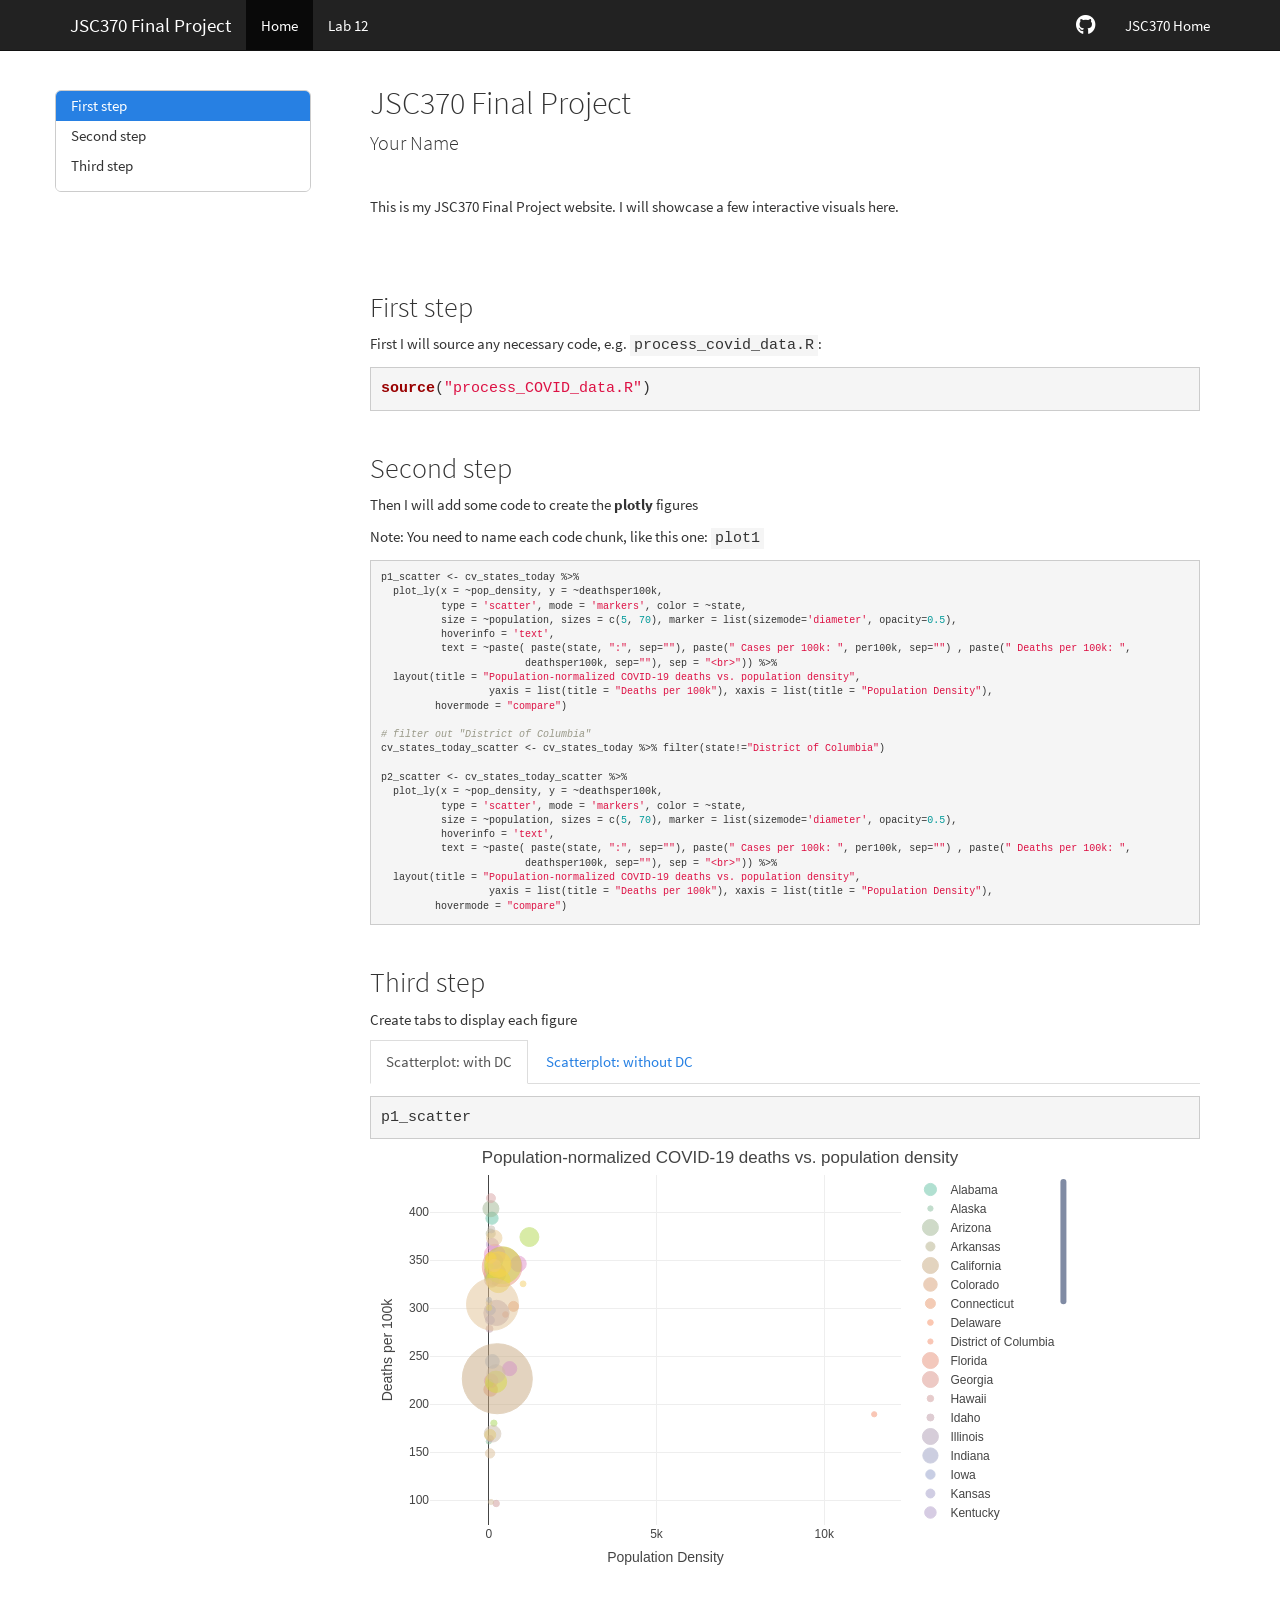
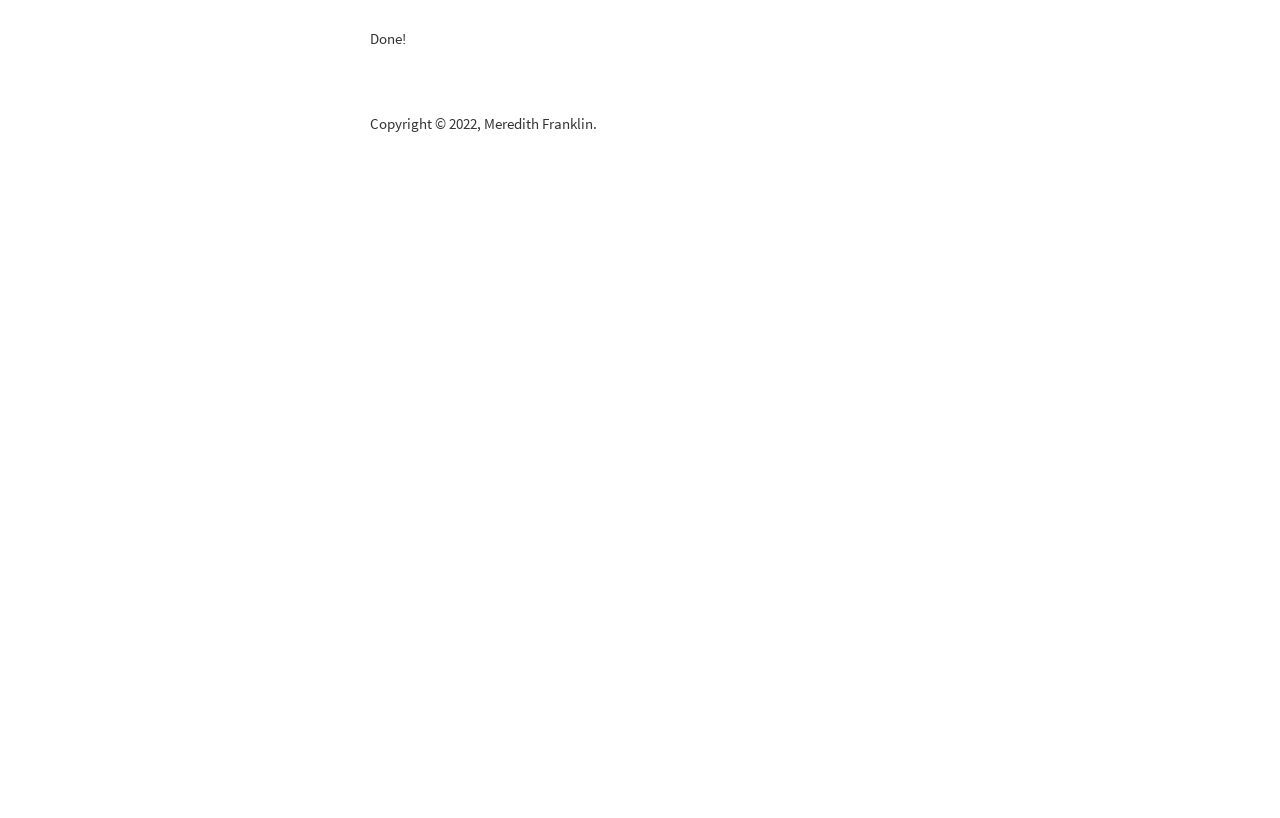
<file: labs/lab12/index.html>
<!DOCTYPE html>

<html>

<head>

<meta charset="utf-8" />
<meta name="generator" content="pandoc" />
<meta http-equiv="X-UA-Compatible" content="IE=EDGE" />


<meta name="author" content="Your Name" />


<title>JSC370 Final Project</title>

<script src="site_libs/jquery-3.6.0/jquery-3.6.0.min.js"></script>
<meta name="viewport" content="width=device-width, initial-scale=1" />
<link href="site_libs/bootstrap-3.3.5/css/cosmo.min.css" rel="stylesheet" />
<script src="site_libs/bootstrap-3.3.5/js/bootstrap.min.js"></script>
<script src="site_libs/bootstrap-3.3.5/shim/html5shiv.min.js"></script>
<script src="site_libs/bootstrap-3.3.5/shim/respond.min.js"></script>
<style>h1 {font-size: 34px;}
       h1.title {font-size: 38px;}
       h2 {font-size: 30px;}
       h3 {font-size: 24px;}
       h4 {font-size: 18px;}
       h5 {font-size: 16px;}
       h6 {font-size: 12px;}
       code {color: inherit; background-color: rgba(0, 0, 0, 0.04);}
       pre:not([class]) { background-color: white }</style>
<script src="site_libs/jqueryui-1.11.4/jquery-ui.min.js"></script>
<link href="site_libs/tocify-1.9.1/jquery.tocify.css" rel="stylesheet" />
<script src="site_libs/tocify-1.9.1/jquery.tocify.js"></script>
<script src="site_libs/navigation-1.1/tabsets.js"></script>
<link href="site_libs/highlightjs-9.12.0/default.css" rel="stylesheet" />
<script src="site_libs/highlightjs-9.12.0/highlight.js"></script>
<script src="site_libs/htmlwidgets-1.5.4/htmlwidgets.js"></script>
<script src="site_libs/plotly-binding-4.10.0/plotly.js"></script>
<script src="site_libs/typedarray-0.1/typedarray.min.js"></script>
<link href="site_libs/crosstalk-1.2.0/css/crosstalk.min.css" rel="stylesheet" />
<script src="site_libs/crosstalk-1.2.0/js/crosstalk.min.js"></script>
<link href="site_libs/plotly-htmlwidgets-css-2.5.1/plotly-htmlwidgets.css" rel="stylesheet" />
<script src="site_libs/plotly-main-2.5.1/plotly-latest.min.js"></script>
<link href="site_libs/font-awesome-5.1.0/css/all.css" rel="stylesheet" />
<link href="site_libs/font-awesome-5.1.0/css/v4-shims.css" rel="stylesheet" />

<style type="text/css">
  code{white-space: pre-wrap;}
  span.smallcaps{font-variant: small-caps;}
  span.underline{text-decoration: underline;}
  div.column{display: inline-block; vertical-align: top; width: 50%;}
  div.hanging-indent{margin-left: 1.5em; text-indent: -1.5em;}
  ul.task-list{list-style: none;}
    </style>

<style type="text/css">code{white-space: pre;}</style>
<script type="text/javascript">
if (window.hljs) {
  hljs.configure({languages: []});
  hljs.initHighlightingOnLoad();
  if (document.readyState && document.readyState === "complete") {
    window.setTimeout(function() { hljs.initHighlighting(); }, 0);
  }
}
</script>





<link rel="stylesheet" href="styles.css" type="text/css" />



<style type = "text/css">
.main-container {
  max-width: 940px;
  margin-left: auto;
  margin-right: auto;
}
img {
  max-width:100%;
}
.tabbed-pane {
  padding-top: 12px;
}
.html-widget {
  margin-bottom: 20px;
}
button.code-folding-btn:focus {
  outline: none;
}
summary {
  display: list-item;
}
pre code {
  padding: 0;
}
</style>


<style type="text/css">
.dropdown-submenu {
  position: relative;
}
.dropdown-submenu>.dropdown-menu {
  top: 0;
  left: 100%;
  margin-top: -6px;
  margin-left: -1px;
  border-radius: 0 6px 6px 6px;
}
.dropdown-submenu:hover>.dropdown-menu {
  display: block;
}
.dropdown-submenu>a:after {
  display: block;
  content: " ";
  float: right;
  width: 0;
  height: 0;
  border-color: transparent;
  border-style: solid;
  border-width: 5px 0 5px 5px;
  border-left-color: #cccccc;
  margin-top: 5px;
  margin-right: -10px;
}
.dropdown-submenu:hover>a:after {
  border-left-color: #adb5bd;
}
.dropdown-submenu.pull-left {
  float: none;
}
.dropdown-submenu.pull-left>.dropdown-menu {
  left: -100%;
  margin-left: 10px;
  border-radius: 6px 0 6px 6px;
}
</style>

<script type="text/javascript">
// manage active state of menu based on current page
$(document).ready(function () {
  // active menu anchor
  href = window.location.pathname
  href = href.substr(href.lastIndexOf('/') + 1)
  if (href === "")
    href = "index.html";
  var menuAnchor = $('a[href="' + href + '"]');

  // mark it active
  menuAnchor.tab('show');

  // if it's got a parent navbar menu mark it active as well
  menuAnchor.closest('li.dropdown').addClass('active');

  // Navbar adjustments
  var navHeight = $(".navbar").first().height() + 15;
  var style = document.createElement('style');
  var pt = "padding-top: " + navHeight + "px; ";
  var mt = "margin-top: -" + navHeight + "px; ";
  var css = "";
  // offset scroll position for anchor links (for fixed navbar)
  for (var i = 1; i <= 6; i++) {
    css += ".section h" + i + "{ " + pt + mt + "}\n";
  }
  style.innerHTML = "body {" + pt + "padding-bottom: 40px; }\n" + css;
  document.head.appendChild(style);
});
</script>

<!-- tabsets -->

<style type="text/css">
.tabset-dropdown > .nav-tabs {
  display: inline-table;
  max-height: 500px;
  min-height: 44px;
  overflow-y: auto;
  border: 1px solid #ddd;
  border-radius: 4px;
}

.tabset-dropdown > .nav-tabs > li.active:before {
  content: "";
  font-family: 'Glyphicons Halflings';
  display: inline-block;
  padding: 10px;
  border-right: 1px solid #ddd;
}

.tabset-dropdown > .nav-tabs.nav-tabs-open > li.active:before {
  content: "&#xe258;";
  border: none;
}

.tabset-dropdown > .nav-tabs.nav-tabs-open:before {
  content: "";
  font-family: 'Glyphicons Halflings';
  display: inline-block;
  padding: 10px;
  border-right: 1px solid #ddd;
}

.tabset-dropdown > .nav-tabs > li.active {
  display: block;
}

.tabset-dropdown > .nav-tabs > li > a,
.tabset-dropdown > .nav-tabs > li > a:focus,
.tabset-dropdown > .nav-tabs > li > a:hover {
  border: none;
  display: inline-block;
  border-radius: 4px;
  background-color: transparent;
}

.tabset-dropdown > .nav-tabs.nav-tabs-open > li {
  display: block;
  float: none;
}

.tabset-dropdown > .nav-tabs > li {
  display: none;
}
</style>

<!-- code folding -->



<style type="text/css">

#TOC {
  margin: 25px 0px 20px 0px;
}
@media (max-width: 768px) {
#TOC {
  position: relative;
  width: 100%;
}
}

@media print {
.toc-content {
  /* see https://github.com/w3c/csswg-drafts/issues/4434 */
  float: right;
}
}

.toc-content {
  padding-left: 30px;
  padding-right: 40px;
}

div.main-container {
  max-width: 1200px;
}

div.tocify {
  width: 20%;
  max-width: 260px;
  max-height: 85%;
}

@media (min-width: 768px) and (max-width: 991px) {
  div.tocify {
    width: 25%;
  }
}

@media (max-width: 767px) {
  div.tocify {
    width: 100%;
    max-width: none;
  }
}

.tocify ul, .tocify li {
  line-height: 20px;
}

.tocify-subheader .tocify-item {
  font-size: 0.90em;
}

.tocify .list-group-item {
  border-radius: 0px;
}


</style>



</head>

<body>


<div class="container-fluid main-container">


<!-- setup 3col/9col grid for toc_float and main content  -->
<div class="row">
<div class="col-xs-12 col-sm-4 col-md-3">
<div id="TOC" class="tocify">
</div>
</div>

<div class="toc-content col-xs-12 col-sm-8 col-md-9">




<div class="navbar navbar-default  navbar-fixed-top" role="navigation">
  <div class="container">
    <div class="navbar-header">
      <button type="button" class="navbar-toggle collapsed" data-toggle="collapse" data-target="#navbar">
        <span class="icon-bar"></span>
        <span class="icon-bar"></span>
        <span class="icon-bar"></span>
      </button>
      <a class="navbar-brand" href="index.html">JSC370 Final Project</a>
    </div>
    <div id="navbar" class="navbar-collapse collapse">
      <ul class="nav navbar-nav">
        <li>
  <a href="index.html">Home</a>
</li>
<li>
  <a href="12-lab.html">Lab 12</a>
</li>
      </ul>
      <ul class="nav navbar-nav navbar-right">
        <li>
  <a href="https://github.com/JSC370/jsc370-2022/">
    <span class="fa fa-github fa-lg"></span>
     
  </a>
</li>
<li>
  <a href="https://jsc370.github.io/jsc370-2022/">JSC370 Home</a>
</li>
      </ul>
    </div><!--/.nav-collapse -->
  </div><!--/.container -->
</div><!--/.navbar -->

<div id="header">



<h1 class="title toc-ignore">JSC370 Final Project</h1>
<h4 class="author">Your Name</h4>

</div>


<p><br></p>
<p>This is my JSC370 Final Project website. I will showcase a few interactive visuals here.</p>
<p><br></p>
<style type="text/css">
.code-r { /* Code block */
  font-size: 15px;
}

.code-r-small { /* Code block */
  font-size: 10px;
}
</style>
<p><br></p>
<div id="first-step" class="section level2">
<h2>First step</h2>
<p>First I will source any necessary code, e.g. <code>process_covid_data.R</code>:</p>
<pre class="r code-r"><code>source(&quot;process_COVID_data.R&quot;)</code></pre>
<p><br></p>
</div>
<div id="second-step" class="section level2">
<h2>Second step</h2>
<p>Then I will add some code to create the <strong>plotly</strong> figures</p>
<p>Note: You need to name each code chunk, like this one: <code>plot1</code></p>
<pre class="r code-r-small"><code>p1_scatter &lt;- cv_states_today %&gt;% 
  plot_ly(x = ~pop_density, y = ~deathsper100k,
          type = &#39;scatter&#39;, mode = &#39;markers&#39;, color = ~state,
          size = ~population, sizes = c(5, 70), marker = list(sizemode=&#39;diameter&#39;, opacity=0.5),
          hoverinfo = &#39;text&#39;,
          text = ~paste( paste(state, &quot;:&quot;, sep=&quot;&quot;), paste(&quot; Cases per 100k: &quot;, per100k, sep=&quot;&quot;) , paste(&quot; Deaths per 100k: &quot;,
                        deathsper100k, sep=&quot;&quot;), sep = &quot;&lt;br&gt;&quot;)) %&gt;%
  layout(title = &quot;Population-normalized COVID-19 deaths vs. population density&quot;,
                  yaxis = list(title = &quot;Deaths per 100k&quot;), xaxis = list(title = &quot;Population Density&quot;),
         hovermode = &quot;compare&quot;)

# filter out &quot;District of Columbia&quot;
cv_states_today_scatter &lt;- cv_states_today %&gt;% filter(state!=&quot;District of Columbia&quot;)

p2_scatter &lt;- cv_states_today_scatter %&gt;% 
  plot_ly(x = ~pop_density, y = ~deathsper100k,
          type = &#39;scatter&#39;, mode = &#39;markers&#39;, color = ~state,
          size = ~population, sizes = c(5, 70), marker = list(sizemode=&#39;diameter&#39;, opacity=0.5),
          hoverinfo = &#39;text&#39;,
          text = ~paste( paste(state, &quot;:&quot;, sep=&quot;&quot;), paste(&quot; Cases per 100k: &quot;, per100k, sep=&quot;&quot;) , paste(&quot; Deaths per 100k: &quot;,
                        deathsper100k, sep=&quot;&quot;), sep = &quot;&lt;br&gt;&quot;)) %&gt;%
  layout(title = &quot;Population-normalized COVID-19 deaths vs. population density&quot;,
                  yaxis = list(title = &quot;Deaths per 100k&quot;), xaxis = list(title = &quot;Population Density&quot;),
         hovermode = &quot;compare&quot;)</code></pre>
<p><br></p>
</div>
<div id="third-step" class="section level2 tabset">
<h2>Third step</h2>
<p>Create tabs to display each figure</p>
<div id="scatterplot-with-dc" class="section level3">
<h3>Scatterplot: with DC</h3>
<pre class="r code-r"><code>p1_scatter</code></pre>
<div id="htmlwidget-4948ba151d8dd9767284" style="width:700px;height:415.296px;" class="plotly html-widget"></div>
<script type="application/json" data-for="htmlwidget-4948ba151d8dd9767284">{"x":{"visdat":{"1212f57f8f90b":["function () ","plotlyVisDat"]},"cur_data":"1212f57f8f90b","attrs":{"1212f57f8f90b":{"x":{},"y":{},"mode":"markers","marker":{"sizemode":"diameter","opacity":0.5},"hoverinfo":"text","text":{},"color":{},"size":{},"alpha_stroke":1,"sizes":[5,70],"spans":[1,20],"type":"scatter"}},"layout":{"margin":{"b":40,"l":60,"t":25,"r":10},"title":"Population-normalized COVID-19 deaths vs. population density","yaxis":{"domain":[0,1],"automargin":true,"title":"Deaths per 100k"},"xaxis":{"domain":[0,1],"automargin":true,"title":"Population Density"},"hovermode":"compare","showlegend":true},"source":"A","config":{"modeBarButtonsToAdd":["hoverclosest","hovercompare"],"showSendToCloud":false},"data":[{"x":[96.50938865],"y":[393.6],"mode":"markers","marker":{"color":"rgba(102,194,165,1)","size":[12.1873700271949],"sizemode":"diameter","opacity":0.5,"line":{"color":"rgba(102,194,165,1)"}},"hoverinfo":"text","text":"Alabama:<br> Cases per 100k: 26443.2<br> Deaths per 100k: 393.6","type":"scatter","name":"Alabama","textfont":{"color":"rgba(102,194,165,1)","size":12.1873700271949},"error_y":{"color":"rgba(102,194,165,1)","width":12.1873700271949},"error_x":{"color":"rgba(102,194,165,1)","width":12.1873700271949},"line":{"color":"rgba(102,194,165,1)","width":12.1873700271949},"xaxis":"x","yaxis":"y","frame":null},{"x":[1.2915230609],"y":[161.2],"mode":"markers","marker":{"color":"rgba(135,188,156,1)","size":[5.26630962766194],"sizemode":"diameter","opacity":0.5,"line":{"color":"rgba(135,188,156,1)"}},"hoverinfo":"text","text":"Alaska:<br> Cases per 100k: 33196.7<br> Deaths per 100k: 161.2","type":"scatter","name":"Alaska","textfont":{"color":"rgba(135,188,156,1)","size":5.26630962766194},"error_y":{"color":"rgba(135,188,156,1)","width":5.26630962766194},"error_x":{"color":"rgba(135,188,156,1)","width":5.26630962766194},"line":{"color":"rgba(135,188,156,1)","width":5.26630962766194},"xaxis":"x","yaxis":"y","frame":null},{"x":[63.135855048],"y":[403.5],"mode":"markers","marker":{"color":"rgba(160,182,146,1)","size":[15.9956822476171],"sizemode":"diameter","opacity":0.5,"line":{"color":"rgba(160,182,146,1)"}},"hoverinfo":"text","text":"Arizona:<br> Cases per 100k: 27847.8<br> Deaths per 100k: 403.5","type":"scatter","name":"Arizona","textfont":{"color":"rgba(160,182,146,1)","size":15.9956822476171},"error_y":{"color":"rgba(160,182,146,1)","width":15.9956822476171},"error_x":{"color":"rgba(160,182,146,1)","width":15.9956822476171},"line":{"color":"rgba(160,182,146,1)","width":15.9956822476171},"xaxis":"x","yaxis":"y","frame":null},{"x":[57.919684465],"y":[377.6],"mode":"markers","marker":{"color":"rgba(181,176,137,1)","size":[9.06230197827011],"sizemode":"diameter","opacity":0.5,"line":{"color":"rgba(181,176,137,1)"}},"hoverinfo":"text","text":"Arkansas:<br> Cases per 100k: 27632.5<br> Deaths per 100k: 377.6","type":"scatter","name":"Arkansas","textfont":{"color":"rgba(181,176,137,1)","size":9.06230197827011},"error_y":{"color":"rgba(181,176,137,1)","width":9.06230197827011},"error_x":{"color":"rgba(181,176,137,1)","width":9.06230197827011},"line":{"color":"rgba(181,176,137,1)","width":9.06230197827011},"xaxis":"x","yaxis":"y","frame":null},{"x":[253.9065023],"y":[226.5],"mode":"markers","marker":{"color":"rgba(200,169,128,1)","size":[70],"sizemode":"diameter","opacity":0.5,"line":{"color":"rgba(200,169,128,1)"}},"hoverinfo":"text","text":"California:<br> Cases per 100k: 22977.6<br> Deaths per 100k: 226.5","type":"scatter","name":"California","textfont":{"color":"rgba(200,169,128,1)","size":70},"error_y":{"color":"rgba(200,169,128,1)","width":70},"error_x":{"color":"rgba(200,169,128,1)","width":70},"line":{"color":"rgba(200,169,128,1)","width":70},"xaxis":"x","yaxis":"y","frame":null},{"x":[54.955977559],"y":[215.3],"mode":"markers","marker":{"color":"rgba(217,161,119,1)","size":[13.5342396278559],"sizemode":"diameter","opacity":0.5,"line":{"color":"rgba(217,161,119,1)"}},"hoverinfo":"text","text":"Colorado:<br> Cases per 100k: 23714.8<br> Deaths per 100k: 215.3","type":"scatter","name":"Colorado","textfont":{"color":"rgba(217,161,119,1)","size":13.5342396278559},"error_y":{"color":"rgba(217,161,119,1)","width":13.5342396278559},"error_x":{"color":"rgba(217,161,119,1)","width":13.5342396278559},"line":{"color":"rgba(217,161,119,1)","width":13.5342396278559},"xaxis":"x","yaxis":"y","frame":null},{"x":[737.74459965],"y":[301.8],"mode":"markers","marker":{"color":"rgba(233,153,110,1)","size":[9.99419640800191],"sizemode":"diameter","opacity":0.5,"line":{"color":"rgba(233,153,110,1)"}},"hoverinfo":"text","text":"Connecticut:<br> Cases per 100k: 20551.1<br> Deaths per 100k: 301.8","type":"scatter","name":"Connecticut","textfont":{"color":"rgba(233,153,110,1)","size":9.99419640800191},"error_y":{"color":"rgba(233,153,110,1)","width":9.99419640800191},"error_x":{"color":"rgba(233,153,110,1)","width":9.99419640800191},"line":{"color":"rgba(233,153,110,1)","width":9.99419640800191},"xaxis":"x","yaxis":"y","frame":null},{"x":[496.4324605],"y":[293.4],"mode":"markers","marker":{"color":"rgba(248,144,101,1)","size":[5.64940121563985],"sizemode":"diameter","opacity":0.5,"line":{"color":"rgba(248,144,101,1)"}},"hoverinfo":"text","text":"Delaware:<br> Cases per 100k: 26803<br> Deaths per 100k: 293.4","type":"scatter","name":"Delaware","textfont":{"color":"rgba(248,144,101,1)","size":5.64940121563985},"error_y":{"color":"rgba(248,144,101,1)","width":5.64940121563985},"error_x":{"color":"rgba(248,144,101,1)","width":5.64940121563985},"line":{"color":"rgba(248,144,101,1)","width":5.64940121563985},"xaxis":"x","yaxis":"y","frame":null},{"x":[11490.11954],"y":[189.5],"mode":"markers","marker":{"color":"rgba(244,143,109,1)","size":[5.20797367670047],"sizemode":"diameter","opacity":0.5,"line":{"color":"rgba(244,143,109,1)"}},"hoverinfo":"text","text":"District of Columbia:<br> Cases per 100k: 19392.7<br> Deaths per 100k: 189.5","type":"scatter","name":"District of Columbia","textfont":{"color":"rgba(244,143,109,1)","size":5.20797367670047},"error_y":{"color":"rgba(244,143,109,1)","width":5.20797367670047},"error_x":{"color":"rgba(244,143,109,1)","width":5.20797367670047},"line":{"color":"rgba(244,143,109,1)","width":5.20797367670047},"xaxis":"x","yaxis":"y","frame":null},{"x":[397.01575445],"y":[342.9],"mode":"markers","marker":{"color":"rgba(232,146,123,1)","size":[39.5543132782142],"sizemode":"diameter","opacity":0.5,"line":{"color":"rgba(232,146,123,1)"}},"hoverinfo":"text","text":"Florida:<br> Cases per 100k: 27615.9<br> Deaths per 100k: 342.9","type":"scatter","name":"Florida","textfont":{"color":"rgba(232,146,123,1)","size":39.5543132782142},"error_y":{"color":"rgba(232,146,123,1)","width":39.5543132782142},"error_x":{"color":"rgba(232,146,123,1)","width":39.5543132782142},"line":{"color":"rgba(232,146,123,1)","width":39.5543132782142},"xaxis":"x","yaxis":"y","frame":null},{"x":[182.26478911],"y":[336.2],"mode":"markers","marker":{"color":"rgba(220,149,138,1)","size":[21.5783592156126],"sizemode":"diameter","opacity":0.5,"line":{"color":"rgba(220,149,138,1)"}},"hoverinfo":"text","text":"Georgia:<br> Cases per 100k: 22967.5<br> Deaths per 100k: 336.2","type":"scatter","name":"Georgia","textfont":{"color":"rgba(220,149,138,1)","size":21.5783592156126},"error_y":{"color":"rgba(220,149,138,1)","width":21.5783592156126},"error_x":{"color":"rgba(220,149,138,1)","width":21.5783592156126},"line":{"color":"rgba(220,149,138,1)","width":21.5783592156126},"xaxis":"x","yaxis":"y","frame":null},{"x":[221.17691552],"y":[96.6],"mode":"markers","marker":{"color":"rgba(206,152,152,1)","size":[6.40533562063236],"sizemode":"diameter","opacity":0.5,"line":{"color":"rgba(206,152,152,1)"}},"hoverinfo":"text","text":"Hawaii:<br> Cases per 100k: 16443.2<br> Deaths per 100k: 96.6","type":"scatter","name":"Hawaii","textfont":{"color":"rgba(206,152,152,1)","size":6.40533562063236},"error_y":{"color":"rgba(206,152,152,1)","width":6.40533562063236},"error_x":{"color":"rgba(206,152,152,1)","width":6.40533562063236},"line":{"color":"rgba(206,152,152,1)","width":6.40533562063236},"xaxis":"x","yaxis":"y","frame":null},{"x":[21.225798536],"y":[278.4],"mode":"markers","marker":{"color":"rgba(191,154,166,1)","size":[6.96182587438443],"sizemode":"diameter","opacity":0.5,"line":{"color":"rgba(191,154,166,1)"}},"hoverinfo":"text","text":"Idaho:<br> Cases per 100k: 25290.2<br> Deaths per 100k: 278.4","type":"scatter","name":"Idaho","textfont":{"color":"rgba(191,154,166,1)","size":6.96182587438443},"error_y":{"color":"rgba(191,154,166,1)","width":6.96182587438443},"error_x":{"color":"rgba(191,154,166,1)","width":6.96182587438443},"line":{"color":"rgba(191,154,166,1)","width":6.96182587438443},"xaxis":"x","yaxis":"y","frame":null},{"x":[229.51115613],"y":[295],"mode":"markers","marker":{"color":"rgba(174,157,181,1)","size":[25.2829997649009],"sizemode":"diameter","opacity":0.5,"line":{"color":"rgba(174,157,181,1)"}},"hoverinfo":"text","text":"Illinois:<br> Cases per 100k: 24070.5<br> Deaths per 100k: 295","type":"scatter","name":"Illinois","textfont":{"color":"rgba(174,157,181,1)","size":25.2829997649009},"error_y":{"color":"rgba(174,157,181,1)","width":25.2829997649009},"error_x":{"color":"rgba(174,157,181,1)","width":25.2829997649009},"line":{"color":"rgba(174,157,181,1)","width":25.2829997649009},"xaxis":"x","yaxis":"y","frame":null},{"x":[186.78751987],"y":[349],"mode":"markers","marker":{"color":"rgba(154,159,195,1)","size":[15.1956444429439],"sizemode":"diameter","opacity":0.5,"line":{"color":"rgba(154,159,195,1)"}},"hoverinfo":"text","text":"Indiana:<br> Cases per 100k: 25316.7<br> Deaths per 100k: 349","type":"scatter","name":"Indiana","textfont":{"color":"rgba(154,159,195,1)","size":15.1956444429439},"error_y":{"color":"rgba(154,159,195,1)","width":15.1956444429439},"error_x":{"color":"rgba(154,159,195,1)","width":15.1956444429439},"line":{"color":"rgba(154,159,195,1)","width":15.1956444429439},"xaxis":"x","yaxis":"y","frame":null},{"x":[56.507023549],"y":[297.9],"mode":"markers","marker":{"color":"rgba(147,159,203,1)","size":[9.29962789488208],"sizemode":"diameter","opacity":0.5,"line":{"color":"rgba(147,159,203,1)"}},"hoverinfo":"text","text":"Iowa:<br> Cases per 100k: 24018.7<br> Deaths per 100k: 297.9","type":"scatter","name":"Iowa","textfont":{"color":"rgba(147,159,203,1)","size":9.29962789488208},"error_y":{"color":"rgba(147,159,203,1)","width":9.29962789488208},"error_x":{"color":"rgba(147,159,203,1)","width":9.29962789488208},"line":{"color":"rgba(147,159,203,1)","width":9.29962789488208},"xaxis":"x","yaxis":"y","frame":null},{"x":[35.610732968],"y":[287.4],"mode":"markers","marker":{"color":"rgba(162,157,201,1)","size":[8.8916781180415],"sizemode":"diameter","opacity":0.5,"line":{"color":"rgba(162,157,201,1)"}},"hoverinfo":"text","text":"Kansas:<br> Cases per 100k: 26471.6<br> Deaths per 100k: 287.4","type":"scatter","name":"Kansas","textfont":{"color":"rgba(162,157,201,1)","size":8.8916781180415},"error_y":{"color":"rgba(162,157,201,1)","width":8.8916781180415},"error_x":{"color":"rgba(162,157,201,1)","width":8.8916781180415},"line":{"color":"rgba(162,157,201,1)","width":8.8916781180415},"xaxis":"x","yaxis":"y","frame":null},{"x":[113.15179107],"y":[328.7],"mode":"markers","marker":{"color":"rgba(175,154,200,1)","size":[11.4878839049682],"sizemode":"diameter","opacity":0.5,"line":{"color":"rgba(175,154,200,1)"}},"hoverinfo":"text","text":"Kentucky:<br> Cases per 100k: 29481.8<br> Deaths per 100k: 328.7","type":"scatter","name":"Kentucky","textfont":{"color":"rgba(175,154,200,1)","size":11.4878839049682},"error_y":{"color":"rgba(175,154,200,1)","width":11.4878839049682},"error_x":{"color":"rgba(175,154,200,1)","width":11.4878839049682},"line":{"color":"rgba(175,154,200,1)","width":11.4878839049682},"xaxis":"x","yaxis":"y","frame":null},{"x":[107.86011234],"y":[366.4],"mode":"markers","marker":{"color":"rgba(187,151,199,1)","size":[11.8073467338107],"sizemode":"diameter","opacity":0.5,"line":{"color":"rgba(187,151,199,1)"}},"hoverinfo":"text","text":"Louisiana:<br> Cases per 100k: 26453.5<br> Deaths per 100k: 366.4","type":"scatter","name":"Louisiana","textfont":{"color":"rgba(187,151,199,1)","size":11.8073467338107},"error_y":{"color":"rgba(187,151,199,1)","width":11.8073467338107},"error_x":{"color":"rgba(187,151,199,1)","width":11.8073467338107},"line":{"color":"rgba(187,151,199,1)","width":11.8073467338107},"xaxis":"x","yaxis":"y","frame":null},{"x":[43.391688419],"y":[164.2],"mode":"markers","marker":{"color":"rgba(199,148,198,1)","size":[6.26845132807386],"sizemode":"diameter","opacity":0.5,"line":{"color":"rgba(199,148,198,1)"}},"hoverinfo":"text","text":"Maine:<br> Cases per 100k: 17532.4<br> Deaths per 100k: 164.2","type":"scatter","name":"Maine","textfont":{"color":"rgba(199,148,198,1)","size":6.26845132807386},"error_y":{"color":"rgba(199,148,198,1)","width":6.26845132807386},"error_x":{"color":"rgba(199,148,198,1)","width":6.26845132807386},"line":{"color":"rgba(199,148,198,1)","width":6.26845132807386},"xaxis":"x","yaxis":"y","frame":null},{"x":[622.26172745],"y":[237],"mode":"markers","marker":{"color":"rgba(211,145,197,1)","size":[14.1131367698985],"sizemode":"diameter","opacity":0.5,"line":{"color":"rgba(211,145,197,1)"}},"hoverinfo":"text","text":"Maryland:<br> Cases per 100k: 16720.3<br> Deaths per 100k: 237","type":"scatter","name":"Maryland","textfont":{"color":"rgba(211,145,197,1)","size":14.1131367698985},"error_y":{"color":"rgba(211,145,197,1)","width":14.1131367698985},"error_x":{"color":"rgba(211,145,197,1)","width":14.1131367698985},"line":{"color":"rgba(211,145,197,1)","width":14.1131367698985},"xaxis":"x","yaxis":"y","frame":null},{"x":[884.74992172],"y":[346.1],"mode":"markers","marker":{"color":"rgba(222,141,196,1)","size":[15.5462821453885],"sizemode":"diameter","opacity":0.5,"line":{"color":"rgba(222,141,196,1)"}},"hoverinfo":"text","text":"Massachusetts:<br> Cases per 100k: 24629.1<br> Deaths per 100k: 346.1","type":"scatter","name":"Massachusetts","textfont":{"color":"rgba(222,141,196,1)","size":15.5462821453885},"error_y":{"color":"rgba(222,141,196,1)","width":15.5462821453885},"error_x":{"color":"rgba(222,141,196,1)","width":15.5462821453885},"line":{"color":"rgba(222,141,196,1)","width":15.5462821453885},"xaxis":"x","yaxis":"y","frame":null},{"x":[176.59707779],"y":[355.6],"mode":"markers","marker":{"color":"rgba(230,140,193,1)","size":[20.7052959996109],"sizemode":"diameter","opacity":0.5,"line":{"color":"rgba(230,140,193,1)"}},"hoverinfo":"text","text":"Michigan:<br> Cases per 100k: 23793.7<br> Deaths per 100k: 355.6","type":"scatter","name":"Michigan","textfont":{"color":"rgba(230,140,193,1)","size":20.7052959996109},"error_y":{"color":"rgba(230,140,193,1)","width":20.7052959996109},"error_x":{"color":"rgba(230,140,193,1)","width":20.7052959996109},"line":{"color":"rgba(230,140,193,1)","width":20.7052959996109},"xaxis":"x","yaxis":"y","frame":null},{"x":[70.469674696],"y":[224.4],"mode":"markers","marker":{"color":"rgba(224,152,179,1)","size":[13.3935233021582],"sizemode":"diameter","opacity":0.5,"line":{"color":"rgba(224,152,179,1)"}},"hoverinfo":"text","text":"Minnesota:<br> Cases per 100k: 25440.1<br> Deaths per 100k: 224.4","type":"scatter","name":"Minnesota","textfont":{"color":"rgba(224,152,179,1)","size":13.3935233021582},"error_y":{"color":"rgba(224,152,179,1)","width":13.3935233021582},"error_x":{"color":"rgba(224,152,179,1)","width":13.3935233021582},"line":{"color":"rgba(224,152,179,1)","width":13.3935233021582},"xaxis":"x","yaxis":"y","frame":null},{"x":[63.645625459],"y":[414.5],"mode":"markers","marker":{"color":"rgba(217,164,165,1)","size":[9.01678616254552],"sizemode":"diameter","opacity":0.5,"line":{"color":"rgba(217,164,165,1)"}},"hoverinfo":"text","text":"Mississippi:<br> Cases per 100k: 26589.2<br> Deaths per 100k: 414.5","type":"scatter","name":"Mississippi","textfont":{"color":"rgba(217,164,165,1)","size":9.01678616254552},"error_y":{"color":"rgba(217,164,165,1)","width":9.01678616254552},"error_x":{"color":"rgba(217,164,165,1)","width":9.01678616254552},"line":{"color":"rgba(217,164,165,1)","width":9.01678616254552},"xaxis":"x","yaxis":"y","frame":null},{"x":[89.117470789],"y":[329.1],"mode":"markers","marker":{"color":"rgba(209,175,151,1)","size":[14.2527675196286],"sizemode":"diameter","opacity":0.5,"line":{"color":"rgba(209,175,151,1)"}},"hoverinfo":"text","text":"Missouri:<br> Cases per 100k: 23377<br> Deaths per 100k: 329.1","type":"scatter","name":"Missouri","textfont":{"color":"rgba(209,175,151,1)","size":14.2527675196286},"error_y":{"color":"rgba(209,175,151,1)","width":14.2527675196286},"error_x":{"color":"rgba(209,175,151,1)","width":14.2527675196286},"line":{"color":"rgba(209,175,151,1)","width":14.2527675196286},"xaxis":"x","yaxis":"y","frame":null},{"x":[7.298751095],"y":[305.4],"mode":"markers","marker":{"color":"rgba(201,186,137,1)","size":[5.80804205143919],"sizemode":"diameter","opacity":0.5,"line":{"color":"rgba(201,186,137,1)"}},"hoverinfo":"text","text":"Montana:<br> Cases per 100k: 25664.9<br> Deaths per 100k: 305.4","type":"scatter","name":"Montana","textfont":{"color":"rgba(201,186,137,1)","size":5.80804205143919},"error_y":{"color":"rgba(201,186,137,1)","width":5.80804205143919},"error_x":{"color":"rgba(201,186,137,1)","width":5.80804205143919},"line":{"color":"rgba(201,186,137,1)","width":5.80804205143919},"xaxis":"x","yaxis":"y","frame":null},{"x":[25.114922059],"y":[221.9],"mode":"markers","marker":{"color":"rgba(191,196,121,1)","size":[7.25374742414617],"sizemode":"diameter","opacity":0.5,"line":{"color":"rgba(191,196,121,1)"}},"hoverinfo":"text","text":"Nebraska:<br> Cases per 100k: 24737.6<br> Deaths per 100k: 221.9","type":"scatter","name":"Nebraska","textfont":{"color":"rgba(191,196,121,1)","size":7.25374742414617},"error_y":{"color":"rgba(191,196,121,1)","width":7.25374742414617},"error_x":{"color":"rgba(191,196,121,1)","width":7.25374742414617},"line":{"color":"rgba(191,196,121,1)","width":7.25374742414617},"xaxis":"x","yaxis":"y","frame":null},{"x":[27.6406025],"y":[331.1],"mode":"markers","marker":{"color":"rgba(180,205,105,1)","size":[9.09659850811102],"sizemode":"diameter","opacity":0.5,"line":{"color":"rgba(180,205,105,1)"}},"hoverinfo":"text","text":"Nevada:<br> Cases per 100k: 23470.8<br> Deaths per 100k: 331.1","type":"scatter","name":"Nevada","textfont":{"color":"rgba(180,205,105,1)","size":9.09659850811102},"error_y":{"color":"rgba(180,205,105,1)","width":9.09659850811102},"error_x":{"color":"rgba(180,205,105,1)","width":9.09659850811102},"line":{"color":"rgba(180,205,105,1)","width":9.09659850811102},"xaxis":"x","yaxis":"y","frame":null},{"x":[151.50059716],"y":[180.2],"mode":"markers","marker":{"color":"rgba(168,215,87,1)","size":[6.29855730122248],"sizemode":"diameter","opacity":0.5,"line":{"color":"rgba(168,215,87,1)"}},"hoverinfo":"text","text":"New Hampshire:<br> Cases per 100k: 22247.4<br> Deaths per 100k: 180.2","type":"scatter","name":"New Hampshire","textfont":{"color":"rgba(168,215,87,1)","size":6.29855730122248},"error_y":{"color":"rgba(168,215,87,1)","width":6.29855730122248},"error_x":{"color":"rgba(168,215,87,1)","width":6.29855730122248},"line":{"color":"rgba(168,215,87,1)","width":6.29855730122248},"xaxis":"x","yaxis":"y","frame":null},{"x":[1211.3172349],"y":[374],"mode":"markers","marker":{"color":"rgba(178,216,80,1)","size":[18.8920089345865],"sizemode":"diameter","opacity":0.5,"line":{"color":"rgba(178,216,80,1)"}},"hoverinfo":"text","text":"New Jersey:<br> Cases per 100k: 24723.6<br> Deaths per 100k: 374","type":"scatter","name":"New Jersey","textfont":{"color":"rgba(178,216,80,1)","size":18.8920089345865},"error_y":{"color":"rgba(178,216,80,1)","width":18.8920089345865},"error_x":{"color":"rgba(178,216,80,1)","width":18.8920089345865},"line":{"color":"rgba(178,216,80,1)","width":18.8920089345865},"xaxis":"x","yaxis":"y","frame":null},{"x":[17.273065483],"y":[344],"mode":"markers","marker":{"color":"rgba(191,217,76,1)","size":[7.5308277663626],"sizemode":"diameter","opacity":0.5,"line":{"color":"rgba(191,217,76,1)"}},"hoverinfo":"text","text":"New Mexico:<br> Cases per 100k: 24683.5<br> Deaths per 100k: 344","type":"scatter","name":"New Mexico","textfont":{"color":"rgba(191,217,76,1)","size":7.5308277663626},"error_y":{"color":"rgba(191,217,76,1)","width":7.5308277663626},"error_x":{"color":"rgba(191,217,76,1)","width":7.5308277663626},"line":{"color":"rgba(191,217,76,1)","width":7.5308277663626},"xaxis":"x","yaxis":"y","frame":null},{"x":[414.70249405],"y":[344.7],"mode":"markers","marker":{"color":"rgba(203,217,71,1)","size":[36.624232015612],"sizemode":"diameter","opacity":0.5,"line":{"color":"rgba(203,217,71,1)"}},"hoverinfo":"text","text":"New York:<br> Cases per 100k: 25381.7<br> Deaths per 100k: 344.7","type":"scatter","name":"New York","textfont":{"color":"rgba(203,217,71,1)","size":36.624232015612},"error_y":{"color":"rgba(203,217,71,1)","width":36.624232015612},"error_x":{"color":"rgba(203,217,71,1)","width":36.624232015612},"line":{"color":"rgba(203,217,71,1)","width":36.624232015612},"xaxis":"x","yaxis":"y","frame":null},{"x":[213.56949153],"y":[223.3],"mode":"markers","marker":{"color":"rgba(215,217,67,1)","size":[21.3518140188635],"sizemode":"diameter","opacity":0.5,"line":{"color":"rgba(215,217,67,1)"}},"hoverinfo":"text","text":"North Carolina:<br> Cases per 100k: 25294.4<br> Deaths per 100k: 223.3","type":"scatter","name":"North Carolina","textfont":{"color":"rgba(215,217,67,1)","size":21.3518140188635},"error_y":{"color":"rgba(215,217,67,1)","width":21.3518140188635},"error_x":{"color":"rgba(215,217,67,1)","width":21.3518140188635},"line":{"color":"rgba(215,217,67,1)","width":21.3518140188635},"xaxis":"x","yaxis":"y","frame":null},{"x":[11.015709613],"y":[300.2],"mode":"markers","marker":{"color":"rgba(227,217,62,1)","size":[5.3040613240235],"sizemode":"diameter","opacity":0.5,"line":{"color":"rgba(227,217,62,1)"}},"hoverinfo":"text","text":"North Dakota:<br> Cases per 100k: 31538.3<br> Deaths per 100k: 300.2","type":"scatter","name":"North Dakota","textfont":{"color":"rgba(227,217,62,1)","size":5.3040613240235},"error_y":{"color":"rgba(227,217,62,1)","width":5.3040613240235},"error_x":{"color":"rgba(227,217,62,1)","width":5.3040613240235},"line":{"color":"rgba(227,217,62,1)","width":5.3040613240235},"xaxis":"x","yaxis":"y","frame":null},{"x":[286.07988455],"y":[328.4],"mode":"markers","marker":{"color":"rgba(239,217,56,1)","size":[23.529339335629],"sizemode":"diameter","opacity":0.5,"line":{"color":"rgba(239,217,56,1)"}},"hoverinfo":"text","text":"Ohio:<br> Cases per 100k: 22838.5<br> Deaths per 100k: 328.4","type":"scatter","name":"Ohio","textfont":{"color":"rgba(239,217,56,1)","size":23.529339335629},"error_y":{"color":"rgba(239,217,56,1)","width":23.529339335629},"error_x":{"color":"rgba(239,217,56,1)","width":23.529339335629},"line":{"color":"rgba(239,217,56,1)","width":23.529339335629},"xaxis":"x","yaxis":"y","frame":null},{"x":[57.482602245],"y":[352.3],"mode":"markers","marker":{"color":"rgba(250,217,50,1)","size":[10.6118807958315],"sizemode":"diameter","opacity":0.5,"line":{"color":"rgba(250,217,50,1)"}},"hoverinfo":"text","text":"Oklahoma:<br> Cases per 100k: 26169.8<br> Deaths per 100k: 352.3","type":"scatter","name":"Oklahoma","textfont":{"color":"rgba(250,217,50,1)","size":10.6118807958315},"error_y":{"color":"rgba(250,217,50,1)","width":10.6118807958315},"error_x":{"color":"rgba(250,217,50,1)","width":10.6118807958315},"line":{"color":"rgba(250,217,50,1)","width":10.6118807958315},"xaxis":"x","yaxis":"y","frame":null},{"x":[43.658853835],"y":[168],"mode":"markers","marker":{"color":"rgba(253,215,59,1)","size":[11.0248232215923],"sizemode":"diameter","opacity":0.5,"line":{"color":"rgba(253,215,59,1)"}},"hoverinfo":"text","text":"Oregon:<br> Cases per 100k: 16769.2<br> Deaths per 100k: 168","type":"scatter","name":"Oregon","textfont":{"color":"rgba(253,215,59,1)","size":11.0248232215923},"error_y":{"color":"rgba(253,215,59,1)","width":11.0248232215923},"error_x":{"color":"rgba(253,215,59,1)","width":11.0248232215923},"line":{"color":"rgba(253,215,59,1)","width":11.0248232215923},"xaxis":"x","yaxis":"y","frame":null},{"x":[286.23455445],"y":[345.4],"mode":"markers","marker":{"color":"rgba(250,212,76,1)","size":[25.3930248069052],"sizemode":"diameter","opacity":0.5,"line":{"color":"rgba(250,212,76,1)"}},"hoverinfo":"text","text":"Pennsylvania:<br> Cases per 100k: 21725.4<br> Deaths per 100k: 345.4","type":"scatter","name":"Pennsylvania","textfont":{"color":"rgba(250,212,76,1)","size":25.3930248069052},"error_y":{"color":"rgba(250,212,76,1)","width":25.3930248069052},"error_x":{"color":"rgba(250,212,76,1)","width":25.3930248069052},"line":{"color":"rgba(250,212,76,1)","width":25.3930248069052},"xaxis":"x","yaxis":"y","frame":null},{"x":[1022.6505771],"y":[325.3],"mode":"markers","marker":{"color":"rgba(244,207,104,1)","size":[5.79972096990537],"sizemode":"diameter","opacity":0.5,"line":{"color":"rgba(244,207,104,1)"}},"hoverinfo":"text","text":"Rhode Island:<br> Cases per 100k: 34080.9<br> Deaths per 100k: 325.3","type":"scatter","name":"Rhode Island","textfont":{"color":"rgba(244,207,104,1)","size":5.79972096990537},"error_y":{"color":"rgba(244,207,104,1)","width":5.79972096990537},"error_x":{"color":"rgba(244,207,104,1)","width":5.79972096990537},"line":{"color":"rgba(244,207,104,1)","width":5.79972096990537},"xaxis":"x","yaxis":"y","frame":null},{"x":[169.11117582],"y":[344.4],"mode":"markers","marker":{"color":"rgba(240,204,117,1)","size":[12.5146369966342],"sizemode":"diameter","opacity":0.5,"line":{"color":"rgba(240,204,117,1)"}},"hoverinfo":"text","text":"South Carolina:<br> Cases per 100k: 28856.8<br> Deaths per 100k: 344.4","type":"scatter","name":"South Carolina","textfont":{"color":"rgba(240,204,117,1)","size":12.5146369966342},"error_y":{"color":"rgba(240,204,117,1)","width":12.5146369966342},"error_x":{"color":"rgba(240,204,117,1)","width":12.5146369966342},"line":{"color":"rgba(240,204,117,1)","width":12.5146369966342},"xaxis":"x","yaxis":"y","frame":null},{"x":[11.637449389],"y":[326.6],"mode":"markers","marker":{"color":"rgba(236,201,129,1)","size":[5.50776606911544],"sizemode":"diameter","opacity":0.5,"line":{"color":"rgba(236,201,129,1)"}},"hoverinfo":"text","text":"South Dakota:<br> Cases per 100k: 26858.5<br> Deaths per 100k: 326.6","type":"scatter","name":"South Dakota","textfont":{"color":"rgba(236,201,129,1)","size":5.50776606911544},"error_y":{"color":"rgba(236,201,129,1)","width":5.50776606911544},"error_x":{"color":"rgba(236,201,129,1)","width":5.50776606911544},"line":{"color":"rgba(236,201,129,1)","width":5.50776606911544},"xaxis":"x","yaxis":"y","frame":null},{"x":[164.17412699],"y":[373],"mode":"markers","marker":{"color":"rgba(232,198,140,1)","size":[15.3259335696775],"sizemode":"diameter","opacity":0.5,"line":{"color":"rgba(232,198,140,1)"}},"hoverinfo":"text","text":"Tennessee:<br> Cases per 100k: 29110.9<br> Deaths per 100k: 373","type":"scatter","name":"Tennessee","textfont":{"color":"rgba(232,198,140,1)","size":15.3259335696775},"error_y":{"color":"rgba(232,198,140,1)","width":15.3259335696775},"error_x":{"color":"rgba(232,198,140,1)","width":15.3259335696775},"line":{"color":"rgba(232,198,140,1)","width":15.3259335696775},"xaxis":"x","yaxis":"y","frame":null},{"x":[109.86046804],"y":[304],"mode":"markers","marker":{"color":"rgba(227,195,149,1)","size":[51.8983959386862],"sizemode":"diameter","opacity":0.5,"line":{"color":"rgba(227,195,149,1)"}},"hoverinfo":"text","text":"Texas:<br> Cases per 100k: 23215.3<br> Deaths per 100k: 304","type":"scatter","name":"Texas","textfont":{"color":"rgba(227,195,149,1)","size":51.8983959386862},"error_y":{"color":"rgba(227,195,149,1)","width":51.8983959386862},"error_x":{"color":"rgba(227,195,149,1)","width":51.8983959386862},"line":{"color":"rgba(227,195,149,1)","width":51.8983959386862},"xaxis":"x","yaxis":"y","frame":null},{"x":[38.458214685],"y":[148.8],"mode":"markers","marker":{"color":"rgba(221,193,154,1)","size":[9.30789894987361],"sizemode":"diameter","opacity":0.5,"line":{"color":"rgba(221,193,154,1)"}},"hoverinfo":"text","text":"Utah:<br> Cases per 100k: 29342.6<br> Deaths per 100k: 148.8","type":"scatter","name":"Utah","textfont":{"color":"rgba(221,193,154,1)","size":9.30789894987361},"error_y":{"color":"rgba(221,193,154,1)","width":9.30789894987361},"error_x":{"color":"rgba(221,193,154,1)","width":9.30789894987361},"line":{"color":"rgba(221,193,154,1)","width":9.30789894987361},"xaxis":"x","yaxis":"y","frame":null},{"x":[67.943995144],"y":[98.2],"mode":"markers","marker":{"color":"rgba(214,191,158,1)","size":[5.08097963155221],"sizemode":"diameter","opacity":0.5,"line":{"color":"rgba(214,191,158,1)"}},"hoverinfo":"text","text":"Vermont:<br> Cases per 100k: 18497.4<br> Deaths per 100k: 98.2","type":"scatter","name":"Vermont","textfont":{"color":"rgba(214,191,158,1)","size":5.08097963155221},"error_y":{"color":"rgba(214,191,158,1)","width":5.08097963155221},"error_x":{"color":"rgba(214,191,158,1)","width":5.08097963155221},"line":{"color":"rgba(214,191,158,1)","width":5.08097963155221},"xaxis":"x","yaxis":"y","frame":null},{"x":[215.73630393],"y":[231.6],"mode":"markers","marker":{"color":"rgba(208,188,162,1)","size":[18.2402714794218],"sizemode":"diameter","opacity":0.5,"line":{"color":"rgba(208,188,162,1)"}},"hoverinfo":"text","text":"Virginia:<br> Cases per 100k: 19548.5<br> Deaths per 100k: 231.6","type":"scatter","name":"Virginia","textfont":{"color":"rgba(208,188,162,1)","size":18.2402714794218},"error_y":{"color":"rgba(208,188,162,1)","width":18.2402714794218},"error_x":{"color":"rgba(208,188,162,1)","width":18.2402714794218},"line":{"color":"rgba(208,188,162,1)","width":18.2402714794218},"xaxis":"x","yaxis":"y","frame":null},{"x":[113.39722716],"y":[169.2],"mode":"markers","marker":{"color":"rgba(201,186,167,1)","size":[16.6025792453781],"sizemode":"diameter","opacity":0.5,"line":{"color":"rgba(201,186,167,1)"}},"hoverinfo":"text","text":"Washington:<br> Cases per 100k: 19279.1<br> Deaths per 100k: 169.2","type":"scatter","name":"Washington","textfont":{"color":"rgba(201,186,167,1)","size":16.6025792453781},"error_y":{"color":"rgba(201,186,167,1)","width":16.6025792453781},"error_x":{"color":"rgba(201,186,167,1)","width":16.6025792453781},"line":{"color":"rgba(201,186,167,1)","width":16.6025792453781},"xaxis":"x","yaxis":"y","frame":null},{"x":[75.11398785],"y":[382],"mode":"markers","marker":{"color":"rgba(194,184,171,1)","size":[7.04791154835278],"sizemode":"diameter","opacity":0.5,"line":{"color":"rgba(194,184,171,1)"}},"hoverinfo":"text","text":"West Virginia:<br> Cases per 100k: 27534.7<br> Deaths per 100k: 382","type":"scatter","name":"West Virginia","textfont":{"color":"rgba(194,184,171,1)","size":7.04791154835278},"error_y":{"color":"rgba(194,184,171,1)","width":7.04791154835278},"error_x":{"color":"rgba(194,184,171,1)","width":7.04791154835278},"line":{"color":"rgba(194,184,171,1)","width":7.04791154835278},"xaxis":"x","yaxis":"y","frame":null},{"x":[107.32815663],"y":[244.5],"mode":"markers","marker":{"color":"rgba(186,181,175,1)","size":[13.7310173643924],"sizemode":"diameter","opacity":0.5,"line":{"color":"rgba(186,181,175,1)"}},"hoverinfo":"text","text":"Wisconsin:<br> Cases per 100k: 27230.2<br> Deaths per 100k: 244.5","type":"scatter","name":"Wisconsin","textfont":{"color":"rgba(186,181,175,1)","size":13.7310173643924},"error_y":{"color":"rgba(186,181,175,1)","width":13.7310173643924},"error_x":{"color":"rgba(186,181,175,1)","width":13.7310173643924},"line":{"color":"rgba(186,181,175,1)","width":13.7310173643924},"xaxis":"x","yaxis":"y","frame":null},{"x":[5.9506106574],"y":[308.6],"mode":"markers","marker":{"color":"rgba(179,179,179,1)","size":[5],"sizemode":"diameter","opacity":0.5,"line":{"color":"rgba(179,179,179,1)"}},"hoverinfo":"text","text":"Wyoming:<br> Cases per 100k: 27013<br> Deaths per 100k: 308.6","type":"scatter","name":"Wyoming","textfont":{"color":"rgba(179,179,179,1)","size":5},"error_y":{"color":"rgba(179,179,179,1)","width":5},"error_x":{"color":"rgba(179,179,179,1)","width":5},"line":{"color":"rgba(179,179,179,1)","width":5},"xaxis":"x","yaxis":"y","frame":null}],"highlight":{"on":"plotly_click","persistent":false,"dynamic":false,"selectize":false,"opacityDim":0.2,"selected":{"opacity":1},"debounce":0},"shinyEvents":["plotly_hover","plotly_click","plotly_selected","plotly_relayout","plotly_brushed","plotly_brushing","plotly_clickannotation","plotly_doubleclick","plotly_deselect","plotly_afterplot","plotly_sunburstclick"],"base_url":"https://plot.ly"},"evals":[],"jsHooks":[]}</script>
</div>
<div id="scatterplot-without-dc" class="section level3">
<h3>Scatterplot: without DC</h3>
<pre class="r code-r"><code>p2_scatter</code></pre>
<div id="htmlwidget-e05bc74855e1d5c6734b" style="width:700px;height:415.296px;" class="plotly html-widget"></div>
<script type="application/json" data-for="htmlwidget-e05bc74855e1d5c6734b">{"x":{"visdat":{"1212f1aa66e4c":["function () ","plotlyVisDat"]},"cur_data":"1212f1aa66e4c","attrs":{"1212f1aa66e4c":{"x":{},"y":{},"mode":"markers","marker":{"sizemode":"diameter","opacity":0.5},"hoverinfo":"text","text":{},"color":{},"size":{},"alpha_stroke":1,"sizes":[5,70],"spans":[1,20],"type":"scatter"}},"layout":{"margin":{"b":40,"l":60,"t":25,"r":10},"title":"Population-normalized COVID-19 deaths vs. population density","yaxis":{"domain":[0,1],"automargin":true,"title":"Deaths per 100k"},"xaxis":{"domain":[0,1],"automargin":true,"title":"Population Density"},"hovermode":"compare","showlegend":true},"source":"A","config":{"modeBarButtonsToAdd":["hoverclosest","hovercompare"],"showSendToCloud":false},"data":[{"x":[96.50938865],"y":[393.6],"mode":"markers","marker":{"color":"rgba(102,194,165,1)","size":[12.1873700271949],"sizemode":"diameter","opacity":0.5,"line":{"color":"rgba(102,194,165,1)"}},"hoverinfo":"text","text":"Alabama:<br> Cases per 100k: 26443.2<br> Deaths per 100k: 393.6","type":"scatter","name":"Alabama","textfont":{"color":"rgba(102,194,165,1)","size":12.1873700271949},"error_y":{"color":"rgba(102,194,165,1)","width":12.1873700271949},"error_x":{"color":"rgba(102,194,165,1)","width":12.1873700271949},"line":{"color":"rgba(102,194,165,1)","width":12.1873700271949},"xaxis":"x","yaxis":"y","frame":null},{"x":[1.2915230609],"y":[161.2],"mode":"markers","marker":{"color":"rgba(135,188,156,1)","size":[5.26630962766194],"sizemode":"diameter","opacity":0.5,"line":{"color":"rgba(135,188,156,1)"}},"hoverinfo":"text","text":"Alaska:<br> Cases per 100k: 33196.7<br> Deaths per 100k: 161.2","type":"scatter","name":"Alaska","textfont":{"color":"rgba(135,188,156,1)","size":5.26630962766194},"error_y":{"color":"rgba(135,188,156,1)","width":5.26630962766194},"error_x":{"color":"rgba(135,188,156,1)","width":5.26630962766194},"line":{"color":"rgba(135,188,156,1)","width":5.26630962766194},"xaxis":"x","yaxis":"y","frame":null},{"x":[63.135855048],"y":[403.5],"mode":"markers","marker":{"color":"rgba(160,182,146,1)","size":[15.9956822476171],"sizemode":"diameter","opacity":0.5,"line":{"color":"rgba(160,182,146,1)"}},"hoverinfo":"text","text":"Arizona:<br> Cases per 100k: 27847.8<br> Deaths per 100k: 403.5","type":"scatter","name":"Arizona","textfont":{"color":"rgba(160,182,146,1)","size":15.9956822476171},"error_y":{"color":"rgba(160,182,146,1)","width":15.9956822476171},"error_x":{"color":"rgba(160,182,146,1)","width":15.9956822476171},"line":{"color":"rgba(160,182,146,1)","width":15.9956822476171},"xaxis":"x","yaxis":"y","frame":null},{"x":[57.919684465],"y":[377.6],"mode":"markers","marker":{"color":"rgba(181,176,137,1)","size":[9.06230197827011],"sizemode":"diameter","opacity":0.5,"line":{"color":"rgba(181,176,137,1)"}},"hoverinfo":"text","text":"Arkansas:<br> Cases per 100k: 27632.5<br> Deaths per 100k: 377.6","type":"scatter","name":"Arkansas","textfont":{"color":"rgba(181,176,137,1)","size":9.06230197827011},"error_y":{"color":"rgba(181,176,137,1)","width":9.06230197827011},"error_x":{"color":"rgba(181,176,137,1)","width":9.06230197827011},"line":{"color":"rgba(181,176,137,1)","width":9.06230197827011},"xaxis":"x","yaxis":"y","frame":null},{"x":[253.9065023],"y":[226.5],"mode":"markers","marker":{"color":"rgba(200,169,128,1)","size":[70],"sizemode":"diameter","opacity":0.5,"line":{"color":"rgba(200,169,128,1)"}},"hoverinfo":"text","text":"California:<br> Cases per 100k: 22977.6<br> Deaths per 100k: 226.5","type":"scatter","name":"California","textfont":{"color":"rgba(200,169,128,1)","size":70},"error_y":{"color":"rgba(200,169,128,1)","width":70},"error_x":{"color":"rgba(200,169,128,1)","width":70},"line":{"color":"rgba(200,169,128,1)","width":70},"xaxis":"x","yaxis":"y","frame":null},{"x":[54.955977559],"y":[215.3],"mode":"markers","marker":{"color":"rgba(217,161,119,1)","size":[13.5342396278559],"sizemode":"diameter","opacity":0.5,"line":{"color":"rgba(217,161,119,1)"}},"hoverinfo":"text","text":"Colorado:<br> Cases per 100k: 23714.8<br> Deaths per 100k: 215.3","type":"scatter","name":"Colorado","textfont":{"color":"rgba(217,161,119,1)","size":13.5342396278559},"error_y":{"color":"rgba(217,161,119,1)","width":13.5342396278559},"error_x":{"color":"rgba(217,161,119,1)","width":13.5342396278559},"line":{"color":"rgba(217,161,119,1)","width":13.5342396278559},"xaxis":"x","yaxis":"y","frame":null},{"x":[737.74459965],"y":[301.8],"mode":"markers","marker":{"color":"rgba(233,153,110,1)","size":[9.99419640800191],"sizemode":"diameter","opacity":0.5,"line":{"color":"rgba(233,153,110,1)"}},"hoverinfo":"text","text":"Connecticut:<br> Cases per 100k: 20551.1<br> Deaths per 100k: 301.8","type":"scatter","name":"Connecticut","textfont":{"color":"rgba(233,153,110,1)","size":9.99419640800191},"error_y":{"color":"rgba(233,153,110,1)","width":9.99419640800191},"error_x":{"color":"rgba(233,153,110,1)","width":9.99419640800191},"line":{"color":"rgba(233,153,110,1)","width":9.99419640800191},"xaxis":"x","yaxis":"y","frame":null},{"x":[496.4324605],"y":[293.4],"mode":"markers","marker":{"color":"rgba(248,144,101,1)","size":[5.64940121563985],"sizemode":"diameter","opacity":0.5,"line":{"color":"rgba(248,144,101,1)"}},"hoverinfo":"text","text":"Delaware:<br> Cases per 100k: 26803<br> Deaths per 100k: 293.4","type":"scatter","name":"Delaware","textfont":{"color":"rgba(248,144,101,1)","size":5.64940121563985},"error_y":{"color":"rgba(248,144,101,1)","width":5.64940121563985},"error_x":{"color":"rgba(248,144,101,1)","width":5.64940121563985},"line":{"color":"rgba(248,144,101,1)","width":5.64940121563985},"xaxis":"x","yaxis":"y","frame":null},{"x":[397.01575445],"y":[342.9],"mode":"markers","marker":{"color":"rgba(232,146,123,1)","size":[39.5543132782142],"sizemode":"diameter","opacity":0.5,"line":{"color":"rgba(232,146,123,1)"}},"hoverinfo":"text","text":"Florida:<br> Cases per 100k: 27615.9<br> Deaths per 100k: 342.9","type":"scatter","name":"Florida","textfont":{"color":"rgba(232,146,123,1)","size":39.5543132782142},"error_y":{"color":"rgba(232,146,123,1)","width":39.5543132782142},"error_x":{"color":"rgba(232,146,123,1)","width":39.5543132782142},"line":{"color":"rgba(232,146,123,1)","width":39.5543132782142},"xaxis":"x","yaxis":"y","frame":null},{"x":[182.26478911],"y":[336.2],"mode":"markers","marker":{"color":"rgba(220,149,138,1)","size":[21.5783592156126],"sizemode":"diameter","opacity":0.5,"line":{"color":"rgba(220,149,138,1)"}},"hoverinfo":"text","text":"Georgia:<br> Cases per 100k: 22967.5<br> Deaths per 100k: 336.2","type":"scatter","name":"Georgia","textfont":{"color":"rgba(220,149,138,1)","size":21.5783592156126},"error_y":{"color":"rgba(220,149,138,1)","width":21.5783592156126},"error_x":{"color":"rgba(220,149,138,1)","width":21.5783592156126},"line":{"color":"rgba(220,149,138,1)","width":21.5783592156126},"xaxis":"x","yaxis":"y","frame":null},{"x":[221.17691552],"y":[96.6],"mode":"markers","marker":{"color":"rgba(206,152,152,1)","size":[6.40533562063236],"sizemode":"diameter","opacity":0.5,"line":{"color":"rgba(206,152,152,1)"}},"hoverinfo":"text","text":"Hawaii:<br> Cases per 100k: 16443.2<br> Deaths per 100k: 96.6","type":"scatter","name":"Hawaii","textfont":{"color":"rgba(206,152,152,1)","size":6.40533562063236},"error_y":{"color":"rgba(206,152,152,1)","width":6.40533562063236},"error_x":{"color":"rgba(206,152,152,1)","width":6.40533562063236},"line":{"color":"rgba(206,152,152,1)","width":6.40533562063236},"xaxis":"x","yaxis":"y","frame":null},{"x":[21.225798536],"y":[278.4],"mode":"markers","marker":{"color":"rgba(191,154,166,1)","size":[6.96182587438443],"sizemode":"diameter","opacity":0.5,"line":{"color":"rgba(191,154,166,1)"}},"hoverinfo":"text","text":"Idaho:<br> Cases per 100k: 25290.2<br> Deaths per 100k: 278.4","type":"scatter","name":"Idaho","textfont":{"color":"rgba(191,154,166,1)","size":6.96182587438443},"error_y":{"color":"rgba(191,154,166,1)","width":6.96182587438443},"error_x":{"color":"rgba(191,154,166,1)","width":6.96182587438443},"line":{"color":"rgba(191,154,166,1)","width":6.96182587438443},"xaxis":"x","yaxis":"y","frame":null},{"x":[229.51115613],"y":[295],"mode":"markers","marker":{"color":"rgba(174,157,181,1)","size":[25.2829997649009],"sizemode":"diameter","opacity":0.5,"line":{"color":"rgba(174,157,181,1)"}},"hoverinfo":"text","text":"Illinois:<br> Cases per 100k: 24070.5<br> Deaths per 100k: 295","type":"scatter","name":"Illinois","textfont":{"color":"rgba(174,157,181,1)","size":25.2829997649009},"error_y":{"color":"rgba(174,157,181,1)","width":25.2829997649009},"error_x":{"color":"rgba(174,157,181,1)","width":25.2829997649009},"line":{"color":"rgba(174,157,181,1)","width":25.2829997649009},"xaxis":"x","yaxis":"y","frame":null},{"x":[186.78751987],"y":[349],"mode":"markers","marker":{"color":"rgba(154,159,195,1)","size":[15.1956444429439],"sizemode":"diameter","opacity":0.5,"line":{"color":"rgba(154,159,195,1)"}},"hoverinfo":"text","text":"Indiana:<br> Cases per 100k: 25316.7<br> Deaths per 100k: 349","type":"scatter","name":"Indiana","textfont":{"color":"rgba(154,159,195,1)","size":15.1956444429439},"error_y":{"color":"rgba(154,159,195,1)","width":15.1956444429439},"error_x":{"color":"rgba(154,159,195,1)","width":15.1956444429439},"line":{"color":"rgba(154,159,195,1)","width":15.1956444429439},"xaxis":"x","yaxis":"y","frame":null},{"x":[56.507023549],"y":[297.9],"mode":"markers","marker":{"color":"rgba(147,159,203,1)","size":[9.29962789488208],"sizemode":"diameter","opacity":0.5,"line":{"color":"rgba(147,159,203,1)"}},"hoverinfo":"text","text":"Iowa:<br> Cases per 100k: 24018.7<br> Deaths per 100k: 297.9","type":"scatter","name":"Iowa","textfont":{"color":"rgba(147,159,203,1)","size":9.29962789488208},"error_y":{"color":"rgba(147,159,203,1)","width":9.29962789488208},"error_x":{"color":"rgba(147,159,203,1)","width":9.29962789488208},"line":{"color":"rgba(147,159,203,1)","width":9.29962789488208},"xaxis":"x","yaxis":"y","frame":null},{"x":[35.610732968],"y":[287.4],"mode":"markers","marker":{"color":"rgba(162,157,201,1)","size":[8.8916781180415],"sizemode":"diameter","opacity":0.5,"line":{"color":"rgba(162,157,201,1)"}},"hoverinfo":"text","text":"Kansas:<br> Cases per 100k: 26471.6<br> Deaths per 100k: 287.4","type":"scatter","name":"Kansas","textfont":{"color":"rgba(162,157,201,1)","size":8.8916781180415},"error_y":{"color":"rgba(162,157,201,1)","width":8.8916781180415},"error_x":{"color":"rgba(162,157,201,1)","width":8.8916781180415},"line":{"color":"rgba(162,157,201,1)","width":8.8916781180415},"xaxis":"x","yaxis":"y","frame":null},{"x":[113.15179107],"y":[328.7],"mode":"markers","marker":{"color":"rgba(175,154,200,1)","size":[11.4878839049682],"sizemode":"diameter","opacity":0.5,"line":{"color":"rgba(175,154,200,1)"}},"hoverinfo":"text","text":"Kentucky:<br> Cases per 100k: 29481.8<br> Deaths per 100k: 328.7","type":"scatter","name":"Kentucky","textfont":{"color":"rgba(175,154,200,1)","size":11.4878839049682},"error_y":{"color":"rgba(175,154,200,1)","width":11.4878839049682},"error_x":{"color":"rgba(175,154,200,1)","width":11.4878839049682},"line":{"color":"rgba(175,154,200,1)","width":11.4878839049682},"xaxis":"x","yaxis":"y","frame":null},{"x":[107.86011234],"y":[366.4],"mode":"markers","marker":{"color":"rgba(187,151,199,1)","size":[11.8073467338107],"sizemode":"diameter","opacity":0.5,"line":{"color":"rgba(187,151,199,1)"}},"hoverinfo":"text","text":"Louisiana:<br> Cases per 100k: 26453.5<br> Deaths per 100k: 366.4","type":"scatter","name":"Louisiana","textfont":{"color":"rgba(187,151,199,1)","size":11.8073467338107},"error_y":{"color":"rgba(187,151,199,1)","width":11.8073467338107},"error_x":{"color":"rgba(187,151,199,1)","width":11.8073467338107},"line":{"color":"rgba(187,151,199,1)","width":11.8073467338107},"xaxis":"x","yaxis":"y","frame":null},{"x":[43.391688419],"y":[164.2],"mode":"markers","marker":{"color":"rgba(199,148,198,1)","size":[6.26845132807386],"sizemode":"diameter","opacity":0.5,"line":{"color":"rgba(199,148,198,1)"}},"hoverinfo":"text","text":"Maine:<br> Cases per 100k: 17532.4<br> Deaths per 100k: 164.2","type":"scatter","name":"Maine","textfont":{"color":"rgba(199,148,198,1)","size":6.26845132807386},"error_y":{"color":"rgba(199,148,198,1)","width":6.26845132807386},"error_x":{"color":"rgba(199,148,198,1)","width":6.26845132807386},"line":{"color":"rgba(199,148,198,1)","width":6.26845132807386},"xaxis":"x","yaxis":"y","frame":null},{"x":[622.26172745],"y":[237],"mode":"markers","marker":{"color":"rgba(211,145,197,1)","size":[14.1131367698985],"sizemode":"diameter","opacity":0.5,"line":{"color":"rgba(211,145,197,1)"}},"hoverinfo":"text","text":"Maryland:<br> Cases per 100k: 16720.3<br> Deaths per 100k: 237","type":"scatter","name":"Maryland","textfont":{"color":"rgba(211,145,197,1)","size":14.1131367698985},"error_y":{"color":"rgba(211,145,197,1)","width":14.1131367698985},"error_x":{"color":"rgba(211,145,197,1)","width":14.1131367698985},"line":{"color":"rgba(211,145,197,1)","width":14.1131367698985},"xaxis":"x","yaxis":"y","frame":null},{"x":[884.74992172],"y":[346.1],"mode":"markers","marker":{"color":"rgba(222,141,196,1)","size":[15.5462821453885],"sizemode":"diameter","opacity":0.5,"line":{"color":"rgba(222,141,196,1)"}},"hoverinfo":"text","text":"Massachusetts:<br> Cases per 100k: 24629.1<br> Deaths per 100k: 346.1","type":"scatter","name":"Massachusetts","textfont":{"color":"rgba(222,141,196,1)","size":15.5462821453885},"error_y":{"color":"rgba(222,141,196,1)","width":15.5462821453885},"error_x":{"color":"rgba(222,141,196,1)","width":15.5462821453885},"line":{"color":"rgba(222,141,196,1)","width":15.5462821453885},"xaxis":"x","yaxis":"y","frame":null},{"x":[176.59707779],"y":[355.6],"mode":"markers","marker":{"color":"rgba(230,140,193,1)","size":[20.7052959996109],"sizemode":"diameter","opacity":0.5,"line":{"color":"rgba(230,140,193,1)"}},"hoverinfo":"text","text":"Michigan:<br> Cases per 100k: 23793.7<br> Deaths per 100k: 355.6","type":"scatter","name":"Michigan","textfont":{"color":"rgba(230,140,193,1)","size":20.7052959996109},"error_y":{"color":"rgba(230,140,193,1)","width":20.7052959996109},"error_x":{"color":"rgba(230,140,193,1)","width":20.7052959996109},"line":{"color":"rgba(230,140,193,1)","width":20.7052959996109},"xaxis":"x","yaxis":"y","frame":null},{"x":[70.469674696],"y":[224.4],"mode":"markers","marker":{"color":"rgba(224,152,179,1)","size":[13.3935233021582],"sizemode":"diameter","opacity":0.5,"line":{"color":"rgba(224,152,179,1)"}},"hoverinfo":"text","text":"Minnesota:<br> Cases per 100k: 25440.1<br> Deaths per 100k: 224.4","type":"scatter","name":"Minnesota","textfont":{"color":"rgba(224,152,179,1)","size":13.3935233021582},"error_y":{"color":"rgba(224,152,179,1)","width":13.3935233021582},"error_x":{"color":"rgba(224,152,179,1)","width":13.3935233021582},"line":{"color":"rgba(224,152,179,1)","width":13.3935233021582},"xaxis":"x","yaxis":"y","frame":null},{"x":[63.645625459],"y":[414.5],"mode":"markers","marker":{"color":"rgba(217,164,165,1)","size":[9.01678616254552],"sizemode":"diameter","opacity":0.5,"line":{"color":"rgba(217,164,165,1)"}},"hoverinfo":"text","text":"Mississippi:<br> Cases per 100k: 26589.2<br> Deaths per 100k: 414.5","type":"scatter","name":"Mississippi","textfont":{"color":"rgba(217,164,165,1)","size":9.01678616254552},"error_y":{"color":"rgba(217,164,165,1)","width":9.01678616254552},"error_x":{"color":"rgba(217,164,165,1)","width":9.01678616254552},"line":{"color":"rgba(217,164,165,1)","width":9.01678616254552},"xaxis":"x","yaxis":"y","frame":null},{"x":[89.117470789],"y":[329.1],"mode":"markers","marker":{"color":"rgba(209,175,151,1)","size":[14.2527675196286],"sizemode":"diameter","opacity":0.5,"line":{"color":"rgba(209,175,151,1)"}},"hoverinfo":"text","text":"Missouri:<br> Cases per 100k: 23377<br> Deaths per 100k: 329.1","type":"scatter","name":"Missouri","textfont":{"color":"rgba(209,175,151,1)","size":14.2527675196286},"error_y":{"color":"rgba(209,175,151,1)","width":14.2527675196286},"error_x":{"color":"rgba(209,175,151,1)","width":14.2527675196286},"line":{"color":"rgba(209,175,151,1)","width":14.2527675196286},"xaxis":"x","yaxis":"y","frame":null},{"x":[7.298751095],"y":[305.4],"mode":"markers","marker":{"color":"rgba(201,186,137,1)","size":[5.80804205143919],"sizemode":"diameter","opacity":0.5,"line":{"color":"rgba(201,186,137,1)"}},"hoverinfo":"text","text":"Montana:<br> Cases per 100k: 25664.9<br> Deaths per 100k: 305.4","type":"scatter","name":"Montana","textfont":{"color":"rgba(201,186,137,1)","size":5.80804205143919},"error_y":{"color":"rgba(201,186,137,1)","width":5.80804205143919},"error_x":{"color":"rgba(201,186,137,1)","width":5.80804205143919},"line":{"color":"rgba(201,186,137,1)","width":5.80804205143919},"xaxis":"x","yaxis":"y","frame":null},{"x":[25.114922059],"y":[221.9],"mode":"markers","marker":{"color":"rgba(191,196,121,1)","size":[7.25374742414617],"sizemode":"diameter","opacity":0.5,"line":{"color":"rgba(191,196,121,1)"}},"hoverinfo":"text","text":"Nebraska:<br> Cases per 100k: 24737.6<br> Deaths per 100k: 221.9","type":"scatter","name":"Nebraska","textfont":{"color":"rgba(191,196,121,1)","size":7.25374742414617},"error_y":{"color":"rgba(191,196,121,1)","width":7.25374742414617},"error_x":{"color":"rgba(191,196,121,1)","width":7.25374742414617},"line":{"color":"rgba(191,196,121,1)","width":7.25374742414617},"xaxis":"x","yaxis":"y","frame":null},{"x":[27.6406025],"y":[331.1],"mode":"markers","marker":{"color":"rgba(180,205,105,1)","size":[9.09659850811102],"sizemode":"diameter","opacity":0.5,"line":{"color":"rgba(180,205,105,1)"}},"hoverinfo":"text","text":"Nevada:<br> Cases per 100k: 23470.8<br> Deaths per 100k: 331.1","type":"scatter","name":"Nevada","textfont":{"color":"rgba(180,205,105,1)","size":9.09659850811102},"error_y":{"color":"rgba(180,205,105,1)","width":9.09659850811102},"error_x":{"color":"rgba(180,205,105,1)","width":9.09659850811102},"line":{"color":"rgba(180,205,105,1)","width":9.09659850811102},"xaxis":"x","yaxis":"y","frame":null},{"x":[151.50059716],"y":[180.2],"mode":"markers","marker":{"color":"rgba(168,215,87,1)","size":[6.29855730122248],"sizemode":"diameter","opacity":0.5,"line":{"color":"rgba(168,215,87,1)"}},"hoverinfo":"text","text":"New Hampshire:<br> Cases per 100k: 22247.4<br> Deaths per 100k: 180.2","type":"scatter","name":"New Hampshire","textfont":{"color":"rgba(168,215,87,1)","size":6.29855730122248},"error_y":{"color":"rgba(168,215,87,1)","width":6.29855730122248},"error_x":{"color":"rgba(168,215,87,1)","width":6.29855730122248},"line":{"color":"rgba(168,215,87,1)","width":6.29855730122248},"xaxis":"x","yaxis":"y","frame":null},{"x":[1211.3172349],"y":[374],"mode":"markers","marker":{"color":"rgba(178,216,80,1)","size":[18.8920089345865],"sizemode":"diameter","opacity":0.5,"line":{"color":"rgba(178,216,80,1)"}},"hoverinfo":"text","text":"New Jersey:<br> Cases per 100k: 24723.6<br> Deaths per 100k: 374","type":"scatter","name":"New Jersey","textfont":{"color":"rgba(178,216,80,1)","size":18.8920089345865},"error_y":{"color":"rgba(178,216,80,1)","width":18.8920089345865},"error_x":{"color":"rgba(178,216,80,1)","width":18.8920089345865},"line":{"color":"rgba(178,216,80,1)","width":18.8920089345865},"xaxis":"x","yaxis":"y","frame":null},{"x":[17.273065483],"y":[344],"mode":"markers","marker":{"color":"rgba(191,217,76,1)","size":[7.5308277663626],"sizemode":"diameter","opacity":0.5,"line":{"color":"rgba(191,217,76,1)"}},"hoverinfo":"text","text":"New Mexico:<br> Cases per 100k: 24683.5<br> Deaths per 100k: 344","type":"scatter","name":"New Mexico","textfont":{"color":"rgba(191,217,76,1)","size":7.5308277663626},"error_y":{"color":"rgba(191,217,76,1)","width":7.5308277663626},"error_x":{"color":"rgba(191,217,76,1)","width":7.5308277663626},"line":{"color":"rgba(191,217,76,1)","width":7.5308277663626},"xaxis":"x","yaxis":"y","frame":null},{"x":[414.70249405],"y":[344.7],"mode":"markers","marker":{"color":"rgba(203,217,71,1)","size":[36.624232015612],"sizemode":"diameter","opacity":0.5,"line":{"color":"rgba(203,217,71,1)"}},"hoverinfo":"text","text":"New York:<br> Cases per 100k: 25381.7<br> Deaths per 100k: 344.7","type":"scatter","name":"New York","textfont":{"color":"rgba(203,217,71,1)","size":36.624232015612},"error_y":{"color":"rgba(203,217,71,1)","width":36.624232015612},"error_x":{"color":"rgba(203,217,71,1)","width":36.624232015612},"line":{"color":"rgba(203,217,71,1)","width":36.624232015612},"xaxis":"x","yaxis":"y","frame":null},{"x":[213.56949153],"y":[223.3],"mode":"markers","marker":{"color":"rgba(215,217,67,1)","size":[21.3518140188635],"sizemode":"diameter","opacity":0.5,"line":{"color":"rgba(215,217,67,1)"}},"hoverinfo":"text","text":"North Carolina:<br> Cases per 100k: 25294.4<br> Deaths per 100k: 223.3","type":"scatter","name":"North Carolina","textfont":{"color":"rgba(215,217,67,1)","size":21.3518140188635},"error_y":{"color":"rgba(215,217,67,1)","width":21.3518140188635},"error_x":{"color":"rgba(215,217,67,1)","width":21.3518140188635},"line":{"color":"rgba(215,217,67,1)","width":21.3518140188635},"xaxis":"x","yaxis":"y","frame":null},{"x":[11.015709613],"y":[300.2],"mode":"markers","marker":{"color":"rgba(227,217,62,1)","size":[5.3040613240235],"sizemode":"diameter","opacity":0.5,"line":{"color":"rgba(227,217,62,1)"}},"hoverinfo":"text","text":"North Dakota:<br> Cases per 100k: 31538.3<br> Deaths per 100k: 300.2","type":"scatter","name":"North Dakota","textfont":{"color":"rgba(227,217,62,1)","size":5.3040613240235},"error_y":{"color":"rgba(227,217,62,1)","width":5.3040613240235},"error_x":{"color":"rgba(227,217,62,1)","width":5.3040613240235},"line":{"color":"rgba(227,217,62,1)","width":5.3040613240235},"xaxis":"x","yaxis":"y","frame":null},{"x":[286.07988455],"y":[328.4],"mode":"markers","marker":{"color":"rgba(239,217,56,1)","size":[23.529339335629],"sizemode":"diameter","opacity":0.5,"line":{"color":"rgba(239,217,56,1)"}},"hoverinfo":"text","text":"Ohio:<br> Cases per 100k: 22838.5<br> Deaths per 100k: 328.4","type":"scatter","name":"Ohio","textfont":{"color":"rgba(239,217,56,1)","size":23.529339335629},"error_y":{"color":"rgba(239,217,56,1)","width":23.529339335629},"error_x":{"color":"rgba(239,217,56,1)","width":23.529339335629},"line":{"color":"rgba(239,217,56,1)","width":23.529339335629},"xaxis":"x","yaxis":"y","frame":null},{"x":[57.482602245],"y":[352.3],"mode":"markers","marker":{"color":"rgba(250,217,50,1)","size":[10.6118807958315],"sizemode":"diameter","opacity":0.5,"line":{"color":"rgba(250,217,50,1)"}},"hoverinfo":"text","text":"Oklahoma:<br> Cases per 100k: 26169.8<br> Deaths per 100k: 352.3","type":"scatter","name":"Oklahoma","textfont":{"color":"rgba(250,217,50,1)","size":10.6118807958315},"error_y":{"color":"rgba(250,217,50,1)","width":10.6118807958315},"error_x":{"color":"rgba(250,217,50,1)","width":10.6118807958315},"line":{"color":"rgba(250,217,50,1)","width":10.6118807958315},"xaxis":"x","yaxis":"y","frame":null},{"x":[43.658853835],"y":[168],"mode":"markers","marker":{"color":"rgba(253,215,59,1)","size":[11.0248232215923],"sizemode":"diameter","opacity":0.5,"line":{"color":"rgba(253,215,59,1)"}},"hoverinfo":"text","text":"Oregon:<br> Cases per 100k: 16769.2<br> Deaths per 100k: 168","type":"scatter","name":"Oregon","textfont":{"color":"rgba(253,215,59,1)","size":11.0248232215923},"error_y":{"color":"rgba(253,215,59,1)","width":11.0248232215923},"error_x":{"color":"rgba(253,215,59,1)","width":11.0248232215923},"line":{"color":"rgba(253,215,59,1)","width":11.0248232215923},"xaxis":"x","yaxis":"y","frame":null},{"x":[286.23455445],"y":[345.4],"mode":"markers","marker":{"color":"rgba(250,212,76,1)","size":[25.3930248069052],"sizemode":"diameter","opacity":0.5,"line":{"color":"rgba(250,212,76,1)"}},"hoverinfo":"text","text":"Pennsylvania:<br> Cases per 100k: 21725.4<br> Deaths per 100k: 345.4","type":"scatter","name":"Pennsylvania","textfont":{"color":"rgba(250,212,76,1)","size":25.3930248069052},"error_y":{"color":"rgba(250,212,76,1)","width":25.3930248069052},"error_x":{"color":"rgba(250,212,76,1)","width":25.3930248069052},"line":{"color":"rgba(250,212,76,1)","width":25.3930248069052},"xaxis":"x","yaxis":"y","frame":null},{"x":[1022.6505771],"y":[325.3],"mode":"markers","marker":{"color":"rgba(244,207,104,1)","size":[5.79972096990537],"sizemode":"diameter","opacity":0.5,"line":{"color":"rgba(244,207,104,1)"}},"hoverinfo":"text","text":"Rhode Island:<br> Cases per 100k: 34080.9<br> Deaths per 100k: 325.3","type":"scatter","name":"Rhode Island","textfont":{"color":"rgba(244,207,104,1)","size":5.79972096990537},"error_y":{"color":"rgba(244,207,104,1)","width":5.79972096990537},"error_x":{"color":"rgba(244,207,104,1)","width":5.79972096990537},"line":{"color":"rgba(244,207,104,1)","width":5.79972096990537},"xaxis":"x","yaxis":"y","frame":null},{"x":[169.11117582],"y":[344.4],"mode":"markers","marker":{"color":"rgba(240,204,117,1)","size":[12.5146369966342],"sizemode":"diameter","opacity":0.5,"line":{"color":"rgba(240,204,117,1)"}},"hoverinfo":"text","text":"South Carolina:<br> Cases per 100k: 28856.8<br> Deaths per 100k: 344.4","type":"scatter","name":"South Carolina","textfont":{"color":"rgba(240,204,117,1)","size":12.5146369966342},"error_y":{"color":"rgba(240,204,117,1)","width":12.5146369966342},"error_x":{"color":"rgba(240,204,117,1)","width":12.5146369966342},"line":{"color":"rgba(240,204,117,1)","width":12.5146369966342},"xaxis":"x","yaxis":"y","frame":null},{"x":[11.637449389],"y":[326.6],"mode":"markers","marker":{"color":"rgba(236,201,129,1)","size":[5.50776606911544],"sizemode":"diameter","opacity":0.5,"line":{"color":"rgba(236,201,129,1)"}},"hoverinfo":"text","text":"South Dakota:<br> Cases per 100k: 26858.5<br> Deaths per 100k: 326.6","type":"scatter","name":"South Dakota","textfont":{"color":"rgba(236,201,129,1)","size":5.50776606911544},"error_y":{"color":"rgba(236,201,129,1)","width":5.50776606911544},"error_x":{"color":"rgba(236,201,129,1)","width":5.50776606911544},"line":{"color":"rgba(236,201,129,1)","width":5.50776606911544},"xaxis":"x","yaxis":"y","frame":null},{"x":[164.17412699],"y":[373],"mode":"markers","marker":{"color":"rgba(232,198,140,1)","size":[15.3259335696775],"sizemode":"diameter","opacity":0.5,"line":{"color":"rgba(232,198,140,1)"}},"hoverinfo":"text","text":"Tennessee:<br> Cases per 100k: 29110.9<br> Deaths per 100k: 373","type":"scatter","name":"Tennessee","textfont":{"color":"rgba(232,198,140,1)","size":15.3259335696775},"error_y":{"color":"rgba(232,198,140,1)","width":15.3259335696775},"error_x":{"color":"rgba(232,198,140,1)","width":15.3259335696775},"line":{"color":"rgba(232,198,140,1)","width":15.3259335696775},"xaxis":"x","yaxis":"y","frame":null},{"x":[109.86046804],"y":[304],"mode":"markers","marker":{"color":"rgba(227,195,149,1)","size":[51.8983959386862],"sizemode":"diameter","opacity":0.5,"line":{"color":"rgba(227,195,149,1)"}},"hoverinfo":"text","text":"Texas:<br> Cases per 100k: 23215.3<br> Deaths per 100k: 304","type":"scatter","name":"Texas","textfont":{"color":"rgba(227,195,149,1)","size":51.8983959386862},"error_y":{"color":"rgba(227,195,149,1)","width":51.8983959386862},"error_x":{"color":"rgba(227,195,149,1)","width":51.8983959386862},"line":{"color":"rgba(227,195,149,1)","width":51.8983959386862},"xaxis":"x","yaxis":"y","frame":null},{"x":[38.458214685],"y":[148.8],"mode":"markers","marker":{"color":"rgba(221,193,154,1)","size":[9.30789894987361],"sizemode":"diameter","opacity":0.5,"line":{"color":"rgba(221,193,154,1)"}},"hoverinfo":"text","text":"Utah:<br> Cases per 100k: 29342.6<br> Deaths per 100k: 148.8","type":"scatter","name":"Utah","textfont":{"color":"rgba(221,193,154,1)","size":9.30789894987361},"error_y":{"color":"rgba(221,193,154,1)","width":9.30789894987361},"error_x":{"color":"rgba(221,193,154,1)","width":9.30789894987361},"line":{"color":"rgba(221,193,154,1)","width":9.30789894987361},"xaxis":"x","yaxis":"y","frame":null},{"x":[67.943995144],"y":[98.2],"mode":"markers","marker":{"color":"rgba(214,191,158,1)","size":[5.08097963155221],"sizemode":"diameter","opacity":0.5,"line":{"color":"rgba(214,191,158,1)"}},"hoverinfo":"text","text":"Vermont:<br> Cases per 100k: 18497.4<br> Deaths per 100k: 98.2","type":"scatter","name":"Vermont","textfont":{"color":"rgba(214,191,158,1)","size":5.08097963155221},"error_y":{"color":"rgba(214,191,158,1)","width":5.08097963155221},"error_x":{"color":"rgba(214,191,158,1)","width":5.08097963155221},"line":{"color":"rgba(214,191,158,1)","width":5.08097963155221},"xaxis":"x","yaxis":"y","frame":null},{"x":[215.73630393],"y":[231.6],"mode":"markers","marker":{"color":"rgba(208,188,162,1)","size":[18.2402714794218],"sizemode":"diameter","opacity":0.5,"line":{"color":"rgba(208,188,162,1)"}},"hoverinfo":"text","text":"Virginia:<br> Cases per 100k: 19548.5<br> Deaths per 100k: 231.6","type":"scatter","name":"Virginia","textfont":{"color":"rgba(208,188,162,1)","size":18.2402714794218},"error_y":{"color":"rgba(208,188,162,1)","width":18.2402714794218},"error_x":{"color":"rgba(208,188,162,1)","width":18.2402714794218},"line":{"color":"rgba(208,188,162,1)","width":18.2402714794218},"xaxis":"x","yaxis":"y","frame":null},{"x":[113.39722716],"y":[169.2],"mode":"markers","marker":{"color":"rgba(201,186,167,1)","size":[16.6025792453781],"sizemode":"diameter","opacity":0.5,"line":{"color":"rgba(201,186,167,1)"}},"hoverinfo":"text","text":"Washington:<br> Cases per 100k: 19279.1<br> Deaths per 100k: 169.2","type":"scatter","name":"Washington","textfont":{"color":"rgba(201,186,167,1)","size":16.6025792453781},"error_y":{"color":"rgba(201,186,167,1)","width":16.6025792453781},"error_x":{"color":"rgba(201,186,167,1)","width":16.6025792453781},"line":{"color":"rgba(201,186,167,1)","width":16.6025792453781},"xaxis":"x","yaxis":"y","frame":null},{"x":[75.11398785],"y":[382],"mode":"markers","marker":{"color":"rgba(194,184,171,1)","size":[7.04791154835278],"sizemode":"diameter","opacity":0.5,"line":{"color":"rgba(194,184,171,1)"}},"hoverinfo":"text","text":"West Virginia:<br> Cases per 100k: 27534.7<br> Deaths per 100k: 382","type":"scatter","name":"West Virginia","textfont":{"color":"rgba(194,184,171,1)","size":7.04791154835278},"error_y":{"color":"rgba(194,184,171,1)","width":7.04791154835278},"error_x":{"color":"rgba(194,184,171,1)","width":7.04791154835278},"line":{"color":"rgba(194,184,171,1)","width":7.04791154835278},"xaxis":"x","yaxis":"y","frame":null},{"x":[107.32815663],"y":[244.5],"mode":"markers","marker":{"color":"rgba(186,181,175,1)","size":[13.7310173643924],"sizemode":"diameter","opacity":0.5,"line":{"color":"rgba(186,181,175,1)"}},"hoverinfo":"text","text":"Wisconsin:<br> Cases per 100k: 27230.2<br> Deaths per 100k: 244.5","type":"scatter","name":"Wisconsin","textfont":{"color":"rgba(186,181,175,1)","size":13.7310173643924},"error_y":{"color":"rgba(186,181,175,1)","width":13.7310173643924},"error_x":{"color":"rgba(186,181,175,1)","width":13.7310173643924},"line":{"color":"rgba(186,181,175,1)","width":13.7310173643924},"xaxis":"x","yaxis":"y","frame":null},{"x":[5.9506106574],"y":[308.6],"mode":"markers","marker":{"color":"rgba(179,179,179,1)","size":[5],"sizemode":"diameter","opacity":0.5,"line":{"color":"rgba(179,179,179,1)"}},"hoverinfo":"text","text":"Wyoming:<br> Cases per 100k: 27013<br> Deaths per 100k: 308.6","type":"scatter","name":"Wyoming","textfont":{"color":"rgba(179,179,179,1)","size":5},"error_y":{"color":"rgba(179,179,179,1)","width":5},"error_x":{"color":"rgba(179,179,179,1)","width":5},"line":{"color":"rgba(179,179,179,1)","width":5},"xaxis":"x","yaxis":"y","frame":null}],"highlight":{"on":"plotly_click","persistent":false,"dynamic":false,"selectize":false,"opacityDim":0.2,"selected":{"opacity":1},"debounce":0},"shinyEvents":["plotly_hover","plotly_click","plotly_selected","plotly_relayout","plotly_brushed","plotly_brushing","plotly_clickannotation","plotly_doubleclick","plotly_deselect","plotly_afterplot","plotly_sunburstclick"],"base_url":"https://plot.ly"},"evals":[],"jsHooks":[]}</script>
</div>
</div>
<div id="section" class="section level2 unnumbered">
<h2></h2>
<p><br></p>
<p>Done!</p>
<p><br> <br></p>
</div>

<p>Copyright &copy; 2022, Meredith Franklin.</p>


</div>
</div>

</div>

<script>

// add bootstrap table styles to pandoc tables
function bootstrapStylePandocTables() {
  $('tr.odd').parent('tbody').parent('table').addClass('table table-condensed');
}
$(document).ready(function () {
  bootstrapStylePandocTables();
});


</script>

<!-- tabsets -->

<script>
$(document).ready(function () {
  window.buildTabsets("TOC");
});

$(document).ready(function () {
  $('.tabset-dropdown > .nav-tabs > li').click(function () {
    $(this).parent().toggleClass('nav-tabs-open');
  });
});
</script>

<!-- code folding -->

<script>
$(document).ready(function ()  {

    // temporarily add toc-ignore selector to headers for the consistency with Pandoc
    $('.unlisted.unnumbered').addClass('toc-ignore')

    // move toc-ignore selectors from section div to header
    $('div.section.toc-ignore')
        .removeClass('toc-ignore')
        .children('h1,h2,h3,h4,h5').addClass('toc-ignore');

    // establish options
    var options = {
      selectors: "h1,h2,h3",
      theme: "bootstrap3",
      context: '.toc-content',
      hashGenerator: function (text) {
        return text.replace(/[.\\/?&!#<>]/g, '').replace(/\s/g, '_');
      },
      ignoreSelector: ".toc-ignore",
      scrollTo: 0
    };
    options.showAndHide = true;
    options.smoothScroll = true;

    // tocify
    var toc = $("#TOC").tocify(options).data("toc-tocify");
});
</script>

<!-- dynamically load mathjax for compatibility with self-contained -->
<script>
  (function () {
    var script = document.createElement("script");
    script.type = "text/javascript";
    script.src  = "https://mathjax.rstudio.com/latest/MathJax.js?config=TeX-AMS-MML_HTMLorMML";
    document.getElementsByTagName("head")[0].appendChild(script);
  })();
</script>

</body>
</html>
</file>
<file: labs/lab12/site_libs/highlightjs-9.12.0/default.css>
.hljs-literal {
  color: #990073;
}

.hljs-number {
  color: #099;
}

.hljs-comment {
  color: #998;
  font-style: italic;
}

.hljs-keyword {
  color: #900;
  font-weight: bold;
}

.hljs-string {
  color: #d14;
}
</file>
<file: labs/lab12/site_libs/plotly-htmlwidgets-css-2.5.1/plotly-htmlwidgets.css>
/*
just here so that plotly works
correctly with ioslides.
see https://github.com/ropensci/plotly/issues/463
*/

slide:not(.current) .plotly.html-widget{
  display: none;
}
</file>
<file: labs/lab12/styles.css>
h1 {
  font-size: 32px;
}
h1.title {
  font-size: 32px;
}
h2 {
  font-size: 28px;
}
h3 {
  font-size: 24px;
  font-style: bold;
  font-weight: 200;
}
h4 {
  font-size: 20px;
}
h5 {
  font-size: 16px;
}
h6 {
  font-size: 12px;
}
img {
    display: block;
    margin: auto;
}

img-circle {
    border-radius: 50%;
}

code { /* Code block */
    font-size: 15px;
}
</file>
<file: labs/lab12/site_libs/bootstrap-3.3.5/css/cosmo.min.css>
@font-face {
  font-family: 'Source Sans Pro';
  font-style: normal;
  font-weight: 300;
  src: url(fonts/SourceSansProLight.ttf) format('truetype');
}
@font-face {
  font-family: 'Source Sans Pro';
  font-style: normal;
  font-weight: 400;
  src: url(fonts/SourceSansPro.ttf) format('truetype');
}
@font-face {
  font-family: 'Source Sans Pro';
  font-style: normal;
  font-weight: 700;
  src: url(fonts/SourceSansProBold.ttf) format('truetype');
}

/*!
 * bootswatch v3.3.6
 * Homepage: http://bootswatch.com
 * Copyright 2012-2015 Thomas Park
 * Licensed under MIT
 * Based on Bootstrap
*//*!
 * Bootstrap v3.3.6 (http://getbootstrap.com)
 * Copyright 2011-2015 Twitter, Inc.
 * Licensed under MIT (https://github.com/twbs/bootstrap/blob/master/LICENSE)
 *//*! normalize.css v3.0.3 | MIT License | github.com/necolas/normalize.css */html{font-family:sans-serif;-ms-text-size-adjust:100%;-webkit-text-size-adjust:100%}body{margin:0}article,aside,details,figcaption,figure,footer,header,hgroup,main,menu,nav,section,summary{display:block}audio,canvas,progress,video{display:inline-block;vertical-align:baseline}audio:not([controls]){display:none;height:0}[hidden],template{display:none}a{background-color:transparent}a:active,a:hover{outline:0}abbr[title]{border-bottom:1px dotted}b,strong{font-weight:bold}dfn{font-style:italic}h1{font-size:2em;margin:0.67em 0}mark{background:#ff0;color:#000}small{font-size:80%}sub,sup{font-size:75%;line-height:0;position:relative;vertical-align:baseline}sup{top:-0.5em}sub{bottom:-0.25em}img{border:0}svg:not(:root){overflow:hidden}figure{margin:1em 40px}hr{-webkit-box-sizing:content-box;-moz-box-sizing:content-box;box-sizing:content-box;height:0}pre{overflow:auto}code,kbd,pre,samp{font-family:monospace, monospace;font-size:1em}button,input,optgroup,select,textarea{color:inherit;font:inherit;margin:0}button{overflow:visible}button,select{text-transform:none}button,html input[type="button"],input[type="reset"],input[type="submit"]{-webkit-appearance:button;cursor:pointer}button[disabled],html input[disabled]{cursor:default}button::-moz-focus-inner,input::-moz-focus-inner{border:0;padding:0}input{line-height:normal}input[type="checkbox"],input[type="radio"]{-webkit-box-sizing:border-box;-moz-box-sizing:border-box;box-sizing:border-box;padding:0}input[type="number"]::-webkit-inner-spin-button,input[type="number"]::-webkit-outer-spin-button{height:auto}input[type="search"]{-webkit-appearance:textfield;-webkit-box-sizing:content-box;-moz-box-sizing:content-box;box-sizing:content-box}input[type="search"]::-webkit-search-cancel-button,input[type="search"]::-webkit-search-decoration{-webkit-appearance:none}fieldset{border:1px solid #c0c0c0;margin:0 2px;padding:0.35em 0.625em 0.75em}legend{border:0;padding:0}textarea{overflow:auto}optgroup{font-weight:bold}table{border-collapse:collapse;border-spacing:0}td,th{padding:0}/*! Source: https://github.com/h5bp/html5-boilerplate/blob/master/src/css/main.css */@media print{*,*:before,*:after{background:transparent !important;color:#000 !important;-webkit-box-shadow:none !important;box-shadow:none !important;text-shadow:none !important}a,a:visited{text-decoration:underline}a[href]:after{content:" (" attr(href) ")"}abbr[title]:after{content:" (" attr(title) ")"}a[href^="#"]:after,a[href^="javascript:"]:after{content:""}pre,blockquote{border:1px solid #999;page-break-inside:avoid}thead{display:table-header-group}tr,img{page-break-inside:avoid}img{max-width:100% !important}p,h2,h3{orphans:3;widows:3}h2,h3{page-break-after:avoid}.navbar{display:none}.btn>.caret,.dropup>.btn>.caret{border-top-color:#000 !important}.label{border:1px solid #000}.table{border-collapse:collapse !important}.table td,.table th{background-color:#fff !important}.table-bordered th,.table-bordered td{border:1px solid #ddd !important}}@font-face{font-family:'Glyphicons Halflings';src:url('../fonts/glyphicons-halflings-regular.eot');src:url('../fonts/glyphicons-halflings-regular.eot?#iefix') format('embedded-opentype'),url('../fonts/glyphicons-halflings-regular.woff') format('woff'),url('../fonts/glyphicons-halflings-regular.ttf') format('truetype'),url('../fonts/glyphicons-halflings-regular.svg#glyphicons_halflingsregular') format('svg')}.glyphicon{position:relative;top:1px;display:inline-block;font-family:'Glyphicons Halflings';font-style:normal;font-weight:normal;line-height:1;-webkit-font-smoothing:antialiased;-moz-osx-font-smoothing:grayscale}.glyphicon-asterisk:before{content:"\002a"}.glyphicon-plus:before{content:"\002b"}.glyphicon-euro:before,.glyphicon-eur:before{content:"\20ac"}.glyphicon-minus:before{content:"\2212"}.glyphicon-cloud:before{content:"\2601"}.glyphicon-envelope:before{content:"\2709"}.glyphicon-pencil:before{content:"\270f"}.glyphicon-glass:before{content:"\e001"}.glyphicon-music:before{content:"\e002"}.glyphicon-search:before{content:"\e003"}.glyphicon-heart:before{content:"\e005"}.glyphicon-star:before{content:"\e006"}.glyphicon-star-empty:before{content:"\e007"}.glyphicon-user:before{content:"\e008"}.glyphicon-film:before{content:"\e009"}.glyphicon-th-large:before{content:"\e010"}.glyphicon-th:before{content:"\e011"}.glyphicon-th-list:before{content:"\e012"}.glyphicon-ok:before{content:"\e013"}.glyphicon-remove:before{content:"\e014"}.glyphicon-zoom-in:before{content:"\e015"}.glyphicon-zoom-out:before{content:"\e016"}.glyphicon-off:before{content:"\e017"}.glyphicon-signal:before{content:"\e018"}.glyphicon-cog:before{content:"\e019"}.glyphicon-trash:before{content:"\e020"}.glyphicon-home:before{content:"\e021"}.glyphicon-file:before{content:"\e022"}.glyphicon-time:before{content:"\e023"}.glyphicon-road:before{content:"\e024"}.glyphicon-download-alt:before{content:"\e025"}.glyphicon-download:before{content:"\e026"}.glyphicon-upload:before{content:"\e027"}.glyphicon-inbox:before{content:"\e028"}.glyphicon-play-circle:before{content:"\e029"}.glyphicon-repeat:before{content:"\e030"}.glyphicon-refresh:before{content:"\e031"}.glyphicon-list-alt:before{content:"\e032"}.glyphicon-lock:before{content:"\e033"}.glyphicon-flag:before{content:"\e034"}.glyphicon-headphones:before{content:"\e035"}.glyphicon-volume-off:before{content:"\e036"}.glyphicon-volume-down:before{content:"\e037"}.glyphicon-volume-up:before{content:"\e038"}.glyphicon-qrcode:before{content:"\e039"}.glyphicon-barcode:before{content:"\e040"}.glyphicon-tag:before{content:"\e041"}.glyphicon-tags:before{content:"\e042"}.glyphicon-book:before{content:"\e043"}.glyphicon-bookmark:before{content:"\e044"}.glyphicon-print:before{content:"\e045"}.glyphicon-camera:before{content:"\e046"}.glyphicon-font:before{content:"\e047"}.glyphicon-bold:before{content:"\e048"}.glyphicon-italic:before{content:"\e049"}.glyphicon-text-height:before{content:"\e050"}.glyphicon-text-width:before{content:"\e051"}.glyphicon-align-left:before{content:"\e052"}.glyphicon-align-center:before{content:"\e053"}.glyphicon-align-right:before{content:"\e054"}.glyphicon-align-justify:before{content:"\e055"}.glyphicon-list:before{content:"\e056"}.glyphicon-indent-left:before{content:"\e057"}.glyphicon-indent-right:before{content:"\e058"}.glyphicon-facetime-video:before{content:"\e059"}.glyphicon-picture:before{content:"\e060"}.glyphicon-map-marker:before{content:"\e062"}.glyphicon-adjust:before{content:"\e063"}.glyphicon-tint:before{content:"\e064"}.glyphicon-edit:before{content:"\e065"}.glyphicon-share:before{content:"\e066"}.glyphicon-check:before{content:"\e067"}.glyphicon-move:before{content:"\e068"}.glyphicon-step-backward:before{content:"\e069"}.glyphicon-fast-backward:before{content:"\e070"}.glyphicon-backward:before{content:"\e071"}.glyphicon-play:before{content:"\e072"}.glyphicon-pause:before{content:"\e073"}.glyphicon-stop:before{content:"\e074"}.glyphicon-forward:before{content:"\e075"}.glyphicon-fast-forward:before{content:"\e076"}.glyphicon-step-forward:before{content:"\e077"}.glyphicon-eject:before{content:"\e078"}.glyphicon-chevron-left:before{content:"\e079"}.glyphicon-chevron-right:before{content:"\e080"}.glyphicon-plus-sign:before{content:"\e081"}.glyphicon-minus-sign:before{content:"\e082"}.glyphicon-remove-sign:before{content:"\e083"}.glyphicon-ok-sign:before{content:"\e084"}.glyphicon-question-sign:before{content:"\e085"}.glyphicon-info-sign:before{content:"\e086"}.glyphicon-screenshot:before{content:"\e087"}.glyphicon-remove-circle:before{content:"\e088"}.glyphicon-ok-circle:before{content:"\e089"}.glyphicon-ban-circle:before{content:"\e090"}.glyphicon-arrow-left:before{content:"\e091"}.glyphicon-arrow-right:before{content:"\e092"}.glyphicon-arrow-up:before{content:"\e093"}.glyphicon-arrow-down:before{content:"\e094"}.glyphicon-share-alt:before{content:"\e095"}.glyphicon-resize-full:before{content:"\e096"}.glyphicon-resize-small:before{content:"\e097"}.glyphicon-exclamation-sign:before{content:"\e101"}.glyphicon-gift:before{content:"\e102"}.glyphicon-leaf:before{content:"\e103"}.glyphicon-fire:before{content:"\e104"}.glyphicon-eye-open:before{content:"\e105"}.glyphicon-eye-close:before{content:"\e106"}.glyphicon-warning-sign:before{content:"\e107"}.glyphicon-plane:before{content:"\e108"}.glyphicon-calendar:before{content:"\e109"}.glyphicon-random:before{content:"\e110"}.glyphicon-comment:before{content:"\e111"}.glyphicon-magnet:before{content:"\e112"}.glyphicon-chevron-up:before{content:"\e113"}.glyphicon-chevron-down:before{content:"\e114"}.glyphicon-retweet:before{content:"\e115"}.glyphicon-shopping-cart:before{content:"\e116"}.glyphicon-folder-close:before{content:"\e117"}.glyphicon-folder-open:before{content:"\e118"}.glyphicon-resize-vertical:before{content:"\e119"}.glyphicon-resize-horizontal:before{content:"\e120"}.glyphicon-hdd:before{content:"\e121"}.glyphicon-bullhorn:before{content:"\e122"}.glyphicon-bell:before{content:"\e123"}.glyphicon-certificate:before{content:"\e124"}.glyphicon-thumbs-up:before{content:"\e125"}.glyphicon-thumbs-down:before{content:"\e126"}.glyphicon-hand-right:before{content:"\e127"}.glyphicon-hand-left:before{content:"\e128"}.glyphicon-hand-up:before{content:"\e129"}.glyphicon-hand-down:before{content:"\e130"}.glyphicon-circle-arrow-right:before{content:"\e131"}.glyphicon-circle-arrow-left:before{content:"\e132"}.glyphicon-circle-arrow-up:before{content:"\e133"}.glyphicon-circle-arrow-down:before{content:"\e134"}.glyphicon-globe:before{content:"\e135"}.glyphicon-wrench:before{content:"\e136"}.glyphicon-tasks:before{content:"\e137"}.glyphicon-filter:before{content:"\e138"}.glyphicon-briefcase:before{content:"\e139"}.glyphicon-fullscreen:before{content:"\e140"}.glyphicon-dashboard:before{content:"\e141"}.glyphicon-paperclip:before{content:"\e142"}.glyphicon-heart-empty:before{content:"\e143"}.glyphicon-link:before{content:"\e144"}.glyphicon-phone:before{content:"\e145"}.glyphicon-pushpin:before{content:"\e146"}.glyphicon-usd:before{content:"\e148"}.glyphicon-gbp:before{content:"\e149"}.glyphicon-sort:before{content:"\e150"}.glyphicon-sort-by-alphabet:before{content:"\e151"}.glyphicon-sort-by-alphabet-alt:before{content:"\e152"}.glyphicon-sort-by-order:before{content:"\e153"}.glyphicon-sort-by-order-alt:before{content:"\e154"}.glyphicon-sort-by-attributes:before{content:"\e155"}.glyphicon-sort-by-attributes-alt:before{content:"\e156"}.glyphicon-unchecked:before{content:"\e157"}.glyphicon-expand:before{content:"\e158"}.glyphicon-collapse-down:before{content:"\e159"}.glyphicon-collapse-up:before{content:"\e160"}.glyphicon-log-in:before{content:"\e161"}.glyphicon-flash:before{content:"\e162"}.glyphicon-log-out:before{content:"\e163"}.glyphicon-new-window:before{content:"\e164"}.glyphicon-record:before{content:"\e165"}.glyphicon-save:before{content:"\e166"}.glyphicon-open:before{content:"\e167"}.glyphicon-saved:before{content:"\e168"}.glyphicon-import:before{content:"\e169"}.glyphicon-export:before{content:"\e170"}.glyphicon-send:before{content:"\e171"}.glyphicon-floppy-disk:before{content:"\e172"}.glyphicon-floppy-saved:before{content:"\e173"}.glyphicon-floppy-remove:before{content:"\e174"}.glyphicon-floppy-save:before{content:"\e175"}.glyphicon-floppy-open:before{content:"\e176"}.glyphicon-credit-card:before{content:"\e177"}.glyphicon-transfer:before{content:"\e178"}.glyphicon-cutlery:before{content:"\e179"}.glyphicon-header:before{content:"\e180"}.glyphicon-compressed:before{content:"\e181"}.glyphicon-earphone:before{content:"\e182"}.glyphicon-phone-alt:before{content:"\e183"}.glyphicon-tower:before{content:"\e184"}.glyphicon-stats:before{content:"\e185"}.glyphicon-sd-video:before{content:"\e186"}.glyphicon-hd-video:before{content:"\e187"}.glyphicon-subtitles:before{content:"\e188"}.glyphicon-sound-stereo:before{content:"\e189"}.glyphicon-sound-dolby:before{content:"\e190"}.glyphicon-sound-5-1:before{content:"\e191"}.glyphicon-sound-6-1:before{content:"\e192"}.glyphicon-sound-7-1:before{content:"\e193"}.glyphicon-copyright-mark:before{content:"\e194"}.glyphicon-registration-mark:before{content:"\e195"}.glyphicon-cloud-download:before{content:"\e197"}.glyphicon-cloud-upload:before{content:"\e198"}.glyphicon-tree-conifer:before{content:"\e199"}.glyphicon-tree-deciduous:before{content:"\e200"}.glyphicon-cd:before{content:"\e201"}.glyphicon-save-file:before{content:"\e202"}.glyphicon-open-file:before{content:"\e203"}.glyphicon-level-up:before{content:"\e204"}.glyphicon-copy:before{content:"\e205"}.glyphicon-paste:before{content:"\e206"}.glyphicon-alert:before{content:"\e209"}.glyphicon-equalizer:before{content:"\e210"}.glyphicon-king:before{content:"\e211"}.glyphicon-queen:before{content:"\e212"}.glyphicon-pawn:before{content:"\e213"}.glyphicon-bishop:before{content:"\e214"}.glyphicon-knight:before{content:"\e215"}.glyphicon-baby-formula:before{content:"\e216"}.glyphicon-tent:before{content:"\26fa"}.glyphicon-blackboard:before{content:"\e218"}.glyphicon-bed:before{content:"\e219"}.glyphicon-apple:before{content:"\f8ff"}.glyphicon-erase:before{content:"\e221"}.glyphicon-hourglass:before{content:"\231b"}.glyphicon-lamp:before{content:"\e223"}.glyphicon-duplicate:before{content:"\e224"}.glyphicon-piggy-bank:before{content:"\e225"}.glyphicon-scissors:before{content:"\e226"}.glyphicon-bitcoin:before{content:"\e227"}.glyphicon-btc:before{content:"\e227"}.glyphicon-xbt:before{content:"\e227"}.glyphicon-yen:before{content:"\00a5"}.glyphicon-jpy:before{content:"\00a5"}.glyphicon-ruble:before{content:"\20bd"}.glyphicon-rub:before{content:"\20bd"}.glyphicon-scale:before{content:"\e230"}.glyphicon-ice-lolly:before{content:"\e231"}.glyphicon-ice-lolly-tasted:before{content:"\e232"}.glyphicon-education:before{content:"\e233"}.glyphicon-option-horizontal:before{content:"\e234"}.glyphicon-option-vertical:before{content:"\e235"}.glyphicon-menu-hamburger:before{content:"\e236"}.glyphicon-modal-window:before{content:"\e237"}.glyphicon-oil:before{content:"\e238"}.glyphicon-grain:before{content:"\e239"}.glyphicon-sunglasses:before{content:"\e240"}.glyphicon-text-size:before{content:"\e241"}.glyphicon-text-color:before{content:"\e242"}.glyphicon-text-background:before{content:"\e243"}.glyphicon-object-align-top:before{content:"\e244"}.glyphicon-object-align-bottom:before{content:"\e245"}.glyphicon-object-align-horizontal:before{content:"\e246"}.glyphicon-object-align-left:before{content:"\e247"}.glyphicon-object-align-vertical:before{content:"\e248"}.glyphicon-object-align-right:before{content:"\e249"}.glyphicon-triangle-right:before{content:"\e250"}.glyphicon-triangle-left:before{content:"\e251"}.glyphicon-triangle-bottom:before{content:"\e252"}.glyphicon-triangle-top:before{content:"\e253"}.glyphicon-console:before{content:"\e254"}.glyphicon-superscript:before{content:"\e255"}.glyphicon-subscript:before{content:"\e256"}.glyphicon-menu-left:before{content:"\e257"}.glyphicon-menu-right:before{content:"\e258"}.glyphicon-menu-down:before{content:"\e259"}.glyphicon-menu-up:before{content:"\e260"}*{-webkit-box-sizing:border-box;-moz-box-sizing:border-box;box-sizing:border-box}*:before,*:after{-webkit-box-sizing:border-box;-moz-box-sizing:border-box;box-sizing:border-box}html{font-size:10px;-webkit-tap-highlight-color:rgba(0,0,0,0)}body{font-family:"Source Sans Pro",Calibri,Candara,Arial,sans-serif;font-size:15px;line-height:1.42857143;color:#333333;background-color:#ffffff}input,button,select,textarea{font-family:inherit;font-size:inherit;line-height:inherit}a{color:#2780e3;text-decoration:none}a:hover,a:focus{color:#165ba8;text-decoration:underline}a:focus{outline:thin dotted;outline:5px auto -webkit-focus-ring-color;outline-offset:-2px}figure{margin:0}img{vertical-align:middle}.img-responsive,.thumbnail>img,.thumbnail a>img,.carousel-inner>.item>img,.carousel-inner>.item>a>img{display:block;max-width:100%;height:auto}.img-rounded{border-radius:0}.img-thumbnail{padding:4px;line-height:1.42857143;background-color:#ffffff;border:1px solid #dddddd;border-radius:0;-webkit-transition:all .2s ease-in-out;-o-transition:all .2s ease-in-out;transition:all .2s ease-in-out;display:inline-block;max-width:100%;height:auto}.img-circle{border-radius:50%}hr{margin-top:21px;margin-bottom:21px;border:0;border-top:1px solid #e6e6e6}.sr-only{position:absolute;width:1px;height:1px;margin:-1px;padding:0;overflow:hidden;clip:rect(0, 0, 0, 0);border:0}.sr-only-focusable:active,.sr-only-focusable:focus{position:static;width:auto;height:auto;margin:0;overflow:visible;clip:auto}[role="button"]{cursor:pointer}h1,h2,h3,h4,h5,h6,.h1,.h2,.h3,.h4,.h5,.h6{font-family:"Source Sans Pro",Calibri,Candara,Arial,sans-serif;font-weight:300;line-height:1.1;color:inherit}h1 small,h2 small,h3 small,h4 small,h5 small,h6 small,.h1 small,.h2 small,.h3 small,.h4 small,.h5 small,.h6 small,h1 .small,h2 .small,h3 .small,h4 .small,h5 .small,h6 .small,.h1 .small,.h2 .small,.h3 .small,.h4 .small,.h5 .small,.h6 .small{font-weight:normal;line-height:1;color:#999999}h1,.h1,h2,.h2,h3,.h3{margin-top:21px;margin-bottom:10.5px}h1 small,.h1 small,h2 small,.h2 small,h3 small,.h3 small,h1 .small,.h1 .small,h2 .small,.h2 .small,h3 .small,.h3 .small{font-size:65%}h4,.h4,h5,.h5,h6,.h6{margin-top:10.5px;margin-bottom:10.5px}h4 small,.h4 small,h5 small,.h5 small,h6 small,.h6 small,h4 .small,.h4 .small,h5 .small,.h5 .small,h6 .small,.h6 .small{font-size:75%}h1,.h1{font-size:39px}h2,.h2{font-size:32px}h3,.h3{font-size:26px}h4,.h4{font-size:19px}h5,.h5{font-size:15px}h6,.h6{font-size:13px}p{margin:0 0 10.5px}.lead{margin-bottom:21px;font-size:17px;font-weight:300;line-height:1.4}@media (min-width:768px){.lead{font-size:22.5px}}small,.small{font-size:86%}mark,.mark{background-color:#ff7518;padding:.2em}.text-left{text-align:left}.text-right{text-align:right}.text-center{text-align:center}.text-justify{text-align:justify}.text-nowrap{white-space:nowrap}.text-lowercase{text-transform:lowercase}.text-uppercase{text-transform:uppercase}.text-capitalize{text-transform:capitalize}.text-muted{color:#999999}.text-primary{color:#2780e3}a.text-primary:hover,a.text-primary:focus{color:#1967be}.text-success{color:#ffffff}a.text-success:hover,a.text-success:focus{color:#e6e6e6}.text-info{color:#ffffff}a.text-info:hover,a.text-info:focus{color:#e6e6e6}.text-warning{color:#ffffff}a.text-warning:hover,a.text-warning:focus{color:#e6e6e6}.text-danger{color:#ffffff}a.text-danger:hover,a.text-danger:focus{color:#e6e6e6}.bg-primary{color:#fff;background-color:#2780e3}a.bg-primary:hover,a.bg-primary:focus{background-color:#1967be}.bg-success{background-color:#3fb618}a.bg-success:hover,a.bg-success:focus{background-color:#2f8912}.bg-info{background-color:#9954bb}a.bg-info:hover,a.bg-info:focus{background-color:#7e3f9d}.bg-warning{background-color:#ff7518}a.bg-warning:hover,a.bg-warning:focus{background-color:#e45c00}.bg-danger{background-color:#ff0039}a.bg-danger:hover,a.bg-danger:focus{background-color:#cc002e}.page-header{padding-bottom:9.5px;margin:42px 0 21px;border-bottom:1px solid #e6e6e6}ul,ol{margin-top:0;margin-bottom:10.5px}ul ul,ol ul,ul ol,ol ol{margin-bottom:0}.list-unstyled{padding-left:0;list-style:none}.list-inline{padding-left:0;list-style:none;margin-left:-5px}.list-inline>li{display:inline-block;padding-left:5px;padding-right:5px}dl{margin-top:0;margin-bottom:21px}dt,dd{line-height:1.42857143}dt{font-weight:bold}dd{margin-left:0}@media (min-width:768px){.dl-horizontal dt{float:left;width:160px;clear:left;text-align:right;overflow:hidden;text-overflow:ellipsis;white-space:nowrap}.dl-horizontal dd{margin-left:180px}}abbr[title],abbr[data-original-title]{cursor:help;border-bottom:1px dotted #999999}.initialism{font-size:90%;text-transform:uppercase}blockquote{padding:10.5px 21px;margin:0 0 21px;font-size:18.75px;border-left:5px solid #e6e6e6}blockquote p:last-child,blockquote ul:last-child,blockquote ol:last-child{margin-bottom:0}blockquote footer,blockquote small,blockquote .small{display:block;font-size:80%;line-height:1.42857143;color:#999999}blockquote footer:before,blockquote small:before,blockquote .small:before{content:'\2014 \00A0'}.blockquote-reverse,blockquote.pull-right{padding-right:15px;padding-left:0;border-right:5px solid #e6e6e6;border-left:0;text-align:right}.blockquote-reverse footer:before,blockquote.pull-right footer:before,.blockquote-reverse small:before,blockquote.pull-right small:before,.blockquote-reverse .small:before,blockquote.pull-right .small:before{content:''}.blockquote-reverse footer:after,blockquote.pull-right footer:after,.blockquote-reverse small:after,blockquote.pull-right small:after,.blockquote-reverse .small:after,blockquote.pull-right .small:after{content:'\00A0 \2014'}address{margin-bottom:21px;font-style:normal;line-height:1.42857143}code,kbd,pre,samp{font-family:monospace}code{padding:2px 4px;font-size:90%;color:#c7254e;background-color:#f9f2f4;border-radius:0}kbd{padding:2px 4px;font-size:90%;color:#ffffff;background-color:#333333;border-radius:0;-webkit-box-shadow:inset 0 -1px 0 rgba(0,0,0,0.25);box-shadow:inset 0 -1px 0 rgba(0,0,0,0.25)}kbd kbd{padding:0;font-size:100%;font-weight:bold;-webkit-box-shadow:none;box-shadow:none}pre{display:block;padding:10px;margin:0 0 10.5px;font-size:14px;line-height:1.42857143;word-break:break-all;word-wrap:break-word;color:#333333;background-color:#f5f5f5;border:1px solid #cccccc;border-radius:0}pre code{padding:0;font-size:inherit;color:inherit;white-space:pre-wrap;background-color:transparent;border-radius:0}.pre-scrollable{max-height:340px;overflow-y:scroll}.container{margin-right:auto;margin-left:auto;padding-left:15px;padding-right:15px}@media (min-width:768px){.container{width:750px}}@media (min-width:992px){.container{width:970px}}@media (min-width:1200px){.container{width:1170px}}.container-fluid{margin-right:auto;margin-left:auto;padding-left:15px;padding-right:15px}.row{margin-left:-15px;margin-right:-15px}.col-xs-1,.col-sm-1,.col-md-1,.col-lg-1,.col-xs-2,.col-sm-2,.col-md-2,.col-lg-2,.col-xs-3,.col-sm-3,.col-md-3,.col-lg-3,.col-xs-4,.col-sm-4,.col-md-4,.col-lg-4,.col-xs-5,.col-sm-5,.col-md-5,.col-lg-5,.col-xs-6,.col-sm-6,.col-md-6,.col-lg-6,.col-xs-7,.col-sm-7,.col-md-7,.col-lg-7,.col-xs-8,.col-sm-8,.col-md-8,.col-lg-8,.col-xs-9,.col-sm-9,.col-md-9,.col-lg-9,.col-xs-10,.col-sm-10,.col-md-10,.col-lg-10,.col-xs-11,.col-sm-11,.col-md-11,.col-lg-11,.col-xs-12,.col-sm-12,.col-md-12,.col-lg-12{position:relative;min-height:1px;padding-left:15px;padding-right:15px}.col-xs-1,.col-xs-2,.col-xs-3,.col-xs-4,.col-xs-5,.col-xs-6,.col-xs-7,.col-xs-8,.col-xs-9,.col-xs-10,.col-xs-11,.col-xs-12{float:left}.col-xs-12{width:100%}.col-xs-11{width:91.66666667%}.col-xs-10{width:83.33333333%}.col-xs-9{width:75%}.col-xs-8{width:66.66666667%}.col-xs-7{width:58.33333333%}.col-xs-6{width:50%}.col-xs-5{width:41.66666667%}.col-xs-4{width:33.33333333%}.col-xs-3{width:25%}.col-xs-2{width:16.66666667%}.col-xs-1{width:8.33333333%}.col-xs-pull-12{right:100%}.col-xs-pull-11{right:91.66666667%}.col-xs-pull-10{right:83.33333333%}.col-xs-pull-9{right:75%}.col-xs-pull-8{right:66.66666667%}.col-xs-pull-7{right:58.33333333%}.col-xs-pull-6{right:50%}.col-xs-pull-5{right:41.66666667%}.col-xs-pull-4{right:33.33333333%}.col-xs-pull-3{right:25%}.col-xs-pull-2{right:16.66666667%}.col-xs-pull-1{right:8.33333333%}.col-xs-pull-0{right:auto}.col-xs-push-12{left:100%}.col-xs-push-11{left:91.66666667%}.col-xs-push-10{left:83.33333333%}.col-xs-push-9{left:75%}.col-xs-push-8{left:66.66666667%}.col-xs-push-7{left:58.33333333%}.col-xs-push-6{left:50%}.col-xs-push-5{left:41.66666667%}.col-xs-push-4{left:33.33333333%}.col-xs-push-3{left:25%}.col-xs-push-2{left:16.66666667%}.col-xs-push-1{left:8.33333333%}.col-xs-push-0{left:auto}.col-xs-offset-12{margin-left:100%}.col-xs-offset-11{margin-left:91.66666667%}.col-xs-offset-10{margin-left:83.33333333%}.col-xs-offset-9{margin-left:75%}.col-xs-offset-8{margin-left:66.66666667%}.col-xs-offset-7{margin-left:58.33333333%}.col-xs-offset-6{margin-left:50%}.col-xs-offset-5{margin-left:41.66666667%}.col-xs-offset-4{margin-left:33.33333333%}.col-xs-offset-3{margin-left:25%}.col-xs-offset-2{margin-left:16.66666667%}.col-xs-offset-1{margin-left:8.33333333%}.col-xs-offset-0{margin-left:0%}@media (min-width:768px){.col-sm-1,.col-sm-2,.col-sm-3,.col-sm-4,.col-sm-5,.col-sm-6,.col-sm-7,.col-sm-8,.col-sm-9,.col-sm-10,.col-sm-11,.col-sm-12{float:left}.col-sm-12{width:100%}.col-sm-11{width:91.66666667%}.col-sm-10{width:83.33333333%}.col-sm-9{width:75%}.col-sm-8{width:66.66666667%}.col-sm-7{width:58.33333333%}.col-sm-6{width:50%}.col-sm-5{width:41.66666667%}.col-sm-4{width:33.33333333%}.col-sm-3{width:25%}.col-sm-2{width:16.66666667%}.col-sm-1{width:8.33333333%}.col-sm-pull-12{right:100%}.col-sm-pull-11{right:91.66666667%}.col-sm-pull-10{right:83.33333333%}.col-sm-pull-9{right:75%}.col-sm-pull-8{right:66.66666667%}.col-sm-pull-7{right:58.33333333%}.col-sm-pull-6{right:50%}.col-sm-pull-5{right:41.66666667%}.col-sm-pull-4{right:33.33333333%}.col-sm-pull-3{right:25%}.col-sm-pull-2{right:16.66666667%}.col-sm-pull-1{right:8.33333333%}.col-sm-pull-0{right:auto}.col-sm-push-12{left:100%}.col-sm-push-11{left:91.66666667%}.col-sm-push-10{left:83.33333333%}.col-sm-push-9{left:75%}.col-sm-push-8{left:66.66666667%}.col-sm-push-7{left:58.33333333%}.col-sm-push-6{left:50%}.col-sm-push-5{left:41.66666667%}.col-sm-push-4{left:33.33333333%}.col-sm-push-3{left:25%}.col-sm-push-2{left:16.66666667%}.col-sm-push-1{left:8.33333333%}.col-sm-push-0{left:auto}.col-sm-offset-12{margin-left:100%}.col-sm-offset-11{margin-left:91.66666667%}.col-sm-offset-10{margin-left:83.33333333%}.col-sm-offset-9{margin-left:75%}.col-sm-offset-8{margin-left:66.66666667%}.col-sm-offset-7{margin-left:58.33333333%}.col-sm-offset-6{margin-left:50%}.col-sm-offset-5{margin-left:41.66666667%}.col-sm-offset-4{margin-left:33.33333333%}.col-sm-offset-3{margin-left:25%}.col-sm-offset-2{margin-left:16.66666667%}.col-sm-offset-1{margin-left:8.33333333%}.col-sm-offset-0{margin-left:0%}}@media (min-width:992px){.col-md-1,.col-md-2,.col-md-3,.col-md-4,.col-md-5,.col-md-6,.col-md-7,.col-md-8,.col-md-9,.col-md-10,.col-md-11,.col-md-12{float:left}.col-md-12{width:100%}.col-md-11{width:91.66666667%}.col-md-10{width:83.33333333%}.col-md-9{width:75%}.col-md-8{width:66.66666667%}.col-md-7{width:58.33333333%}.col-md-6{width:50%}.col-md-5{width:41.66666667%}.col-md-4{width:33.33333333%}.col-md-3{width:25%}.col-md-2{width:16.66666667%}.col-md-1{width:8.33333333%}.col-md-pull-12{right:100%}.col-md-pull-11{right:91.66666667%}.col-md-pull-10{right:83.33333333%}.col-md-pull-9{right:75%}.col-md-pull-8{right:66.66666667%}.col-md-pull-7{right:58.33333333%}.col-md-pull-6{right:50%}.col-md-pull-5{right:41.66666667%}.col-md-pull-4{right:33.33333333%}.col-md-pull-3{right:25%}.col-md-pull-2{right:16.66666667%}.col-md-pull-1{right:8.33333333%}.col-md-pull-0{right:auto}.col-md-push-12{left:100%}.col-md-push-11{left:91.66666667%}.col-md-push-10{left:83.33333333%}.col-md-push-9{left:75%}.col-md-push-8{left:66.66666667%}.col-md-push-7{left:58.33333333%}.col-md-push-6{left:50%}.col-md-push-5{left:41.66666667%}.col-md-push-4{left:33.33333333%}.col-md-push-3{left:25%}.col-md-push-2{left:16.66666667%}.col-md-push-1{left:8.33333333%}.col-md-push-0{left:auto}.col-md-offset-12{margin-left:100%}.col-md-offset-11{margin-left:91.66666667%}.col-md-offset-10{margin-left:83.33333333%}.col-md-offset-9{margin-left:75%}.col-md-offset-8{margin-left:66.66666667%}.col-md-offset-7{margin-left:58.33333333%}.col-md-offset-6{margin-left:50%}.col-md-offset-5{margin-left:41.66666667%}.col-md-offset-4{margin-left:33.33333333%}.col-md-offset-3{margin-left:25%}.col-md-offset-2{margin-left:16.66666667%}.col-md-offset-1{margin-left:8.33333333%}.col-md-offset-0{margin-left:0%}}@media (min-width:1200px){.col-lg-1,.col-lg-2,.col-lg-3,.col-lg-4,.col-lg-5,.col-lg-6,.col-lg-7,.col-lg-8,.col-lg-9,.col-lg-10,.col-lg-11,.col-lg-12{float:left}.col-lg-12{width:100%}.col-lg-11{width:91.66666667%}.col-lg-10{width:83.33333333%}.col-lg-9{width:75%}.col-lg-8{width:66.66666667%}.col-lg-7{width:58.33333333%}.col-lg-6{width:50%}.col-lg-5{width:41.66666667%}.col-lg-4{width:33.33333333%}.col-lg-3{width:25%}.col-lg-2{width:16.66666667%}.col-lg-1{width:8.33333333%}.col-lg-pull-12{right:100%}.col-lg-pull-11{right:91.66666667%}.col-lg-pull-10{right:83.33333333%}.col-lg-pull-9{right:75%}.col-lg-pull-8{right:66.66666667%}.col-lg-pull-7{right:58.33333333%}.col-lg-pull-6{right:50%}.col-lg-pull-5{right:41.66666667%}.col-lg-pull-4{right:33.33333333%}.col-lg-pull-3{right:25%}.col-lg-pull-2{right:16.66666667%}.col-lg-pull-1{right:8.33333333%}.col-lg-pull-0{right:auto}.col-lg-push-12{left:100%}.col-lg-push-11{left:91.66666667%}.col-lg-push-10{left:83.33333333%}.col-lg-push-9{left:75%}.col-lg-push-8{left:66.66666667%}.col-lg-push-7{left:58.33333333%}.col-lg-push-6{left:50%}.col-lg-push-5{left:41.66666667%}.col-lg-push-4{left:33.33333333%}.col-lg-push-3{left:25%}.col-lg-push-2{left:16.66666667%}.col-lg-push-1{left:8.33333333%}.col-lg-push-0{left:auto}.col-lg-offset-12{margin-left:100%}.col-lg-offset-11{margin-left:91.66666667%}.col-lg-offset-10{margin-left:83.33333333%}.col-lg-offset-9{margin-left:75%}.col-lg-offset-8{margin-left:66.66666667%}.col-lg-offset-7{margin-left:58.33333333%}.col-lg-offset-6{margin-left:50%}.col-lg-offset-5{margin-left:41.66666667%}.col-lg-offset-4{margin-left:33.33333333%}.col-lg-offset-3{margin-left:25%}.col-lg-offset-2{margin-left:16.66666667%}.col-lg-offset-1{margin-left:8.33333333%}.col-lg-offset-0{margin-left:0%}}table{background-color:transparent}caption{padding-top:8px;padding-bottom:8px;color:#999999;text-align:left}th{}.table{width:100%;max-width:100%;margin-bottom:21px}.table>thead>tr>th,.table>tbody>tr>th,.table>tfoot>tr>th,.table>thead>tr>td,.table>tbody>tr>td,.table>tfoot>tr>td{padding:8px;line-height:1.42857143;vertical-align:top;border-top:1px solid #dddddd}.table>thead>tr>th{vertical-align:bottom;border-bottom:2px solid #dddddd}.table>caption+thead>tr:first-child>th,.table>colgroup+thead>tr:first-child>th,.table>thead:first-child>tr:first-child>th,.table>caption+thead>tr:first-child>td,.table>colgroup+thead>tr:first-child>td,.table>thead:first-child>tr:first-child>td{border-top:0}.table>tbody+tbody{border-top:2px solid #dddddd}.table .table{background-color:#ffffff}.table-condensed>thead>tr>th,.table-condensed>tbody>tr>th,.table-condensed>tfoot>tr>th,.table-condensed>thead>tr>td,.table-condensed>tbody>tr>td,.table-condensed>tfoot>tr>td{padding:5px}.table-bordered{border:1px solid #dddddd}.table-bordered>thead>tr>th,.table-bordered>tbody>tr>th,.table-bordered>tfoot>tr>th,.table-bordered>thead>tr>td,.table-bordered>tbody>tr>td,.table-bordered>tfoot>tr>td{border:1px solid #dddddd}.table-bordered>thead>tr>th,.table-bordered>thead>tr>td{border-bottom-width:2px}.table-striped>tbody>tr:nth-of-type(odd){background-color:#f9f9f9}.table-hover>tbody>tr:hover{background-color:#f5f5f5}table col[class*="col-"]{position:static;float:none;display:table-column}table td[class*="col-"],table th[class*="col-"]{position:static;float:none;display:table-cell}.table>thead>tr>td.active,.table>tbody>tr>td.active,.table>tfoot>tr>td.active,.table>thead>tr>th.active,.table>tbody>tr>th.active,.table>tfoot>tr>th.active,.table>thead>tr.active>td,.table>tbody>tr.active>td,.table>tfoot>tr.active>td,.table>thead>tr.active>th,.table>tbody>tr.active>th,.table>tfoot>tr.active>th{background-color:#f5f5f5}.table-hover>tbody>tr>td.active:hover,.table-hover>tbody>tr>th.active:hover,.table-hover>tbody>tr.active:hover>td,.table-hover>tbody>tr:hover>.active,.table-hover>tbody>tr.active:hover>th{background-color:#e8e8e8}.table>thead>tr>td.success,.table>tbody>tr>td.success,.table>tfoot>tr>td.success,.table>thead>tr>th.success,.table>tbody>tr>th.success,.table>tfoot>tr>th.success,.table>thead>tr.success>td,.table>tbody>tr.success>td,.table>tfoot>tr.success>td,.table>thead>tr.success>th,.table>tbody>tr.success>th,.table>tfoot>tr.success>th{background-color:#3fb618}.table-hover>tbody>tr>td.success:hover,.table-hover>tbody>tr>th.success:hover,.table-hover>tbody>tr.success:hover>td,.table-hover>tbody>tr:hover>.success,.table-hover>tbody>tr.success:hover>th{background-color:#379f15}.table>thead>tr>td.info,.table>tbody>tr>td.info,.table>tfoot>tr>td.info,.table>thead>tr>th.info,.table>tbody>tr>th.info,.table>tfoot>tr>th.info,.table>thead>tr.info>td,.table>tbody>tr.info>td,.table>tfoot>tr.info>td,.table>thead>tr.info>th,.table>tbody>tr.info>th,.table>tfoot>tr.info>th{background-color:#9954bb}.table-hover>tbody>tr>td.info:hover,.table-hover>tbody>tr>th.info:hover,.table-hover>tbody>tr.info:hover>td,.table-hover>tbody>tr:hover>.info,.table-hover>tbody>tr.info:hover>th{background-color:#8d46b0}.table>thead>tr>td.warning,.table>tbody>tr>td.warning,.table>tfoot>tr>td.warning,.table>thead>tr>th.warning,.table>tbody>tr>th.warning,.table>tfoot>tr>th.warning,.table>thead>tr.warning>td,.table>tbody>tr.warning>td,.table>tfoot>tr.warning>td,.table>thead>tr.warning>th,.table>tbody>tr.warning>th,.table>tfoot>tr.warning>th{background-color:#ff7518}.table-hover>tbody>tr>td.warning:hover,.table-hover>tbody>tr>th.warning:hover,.table-hover>tbody>tr.warning:hover>td,.table-hover>tbody>tr:hover>.warning,.table-hover>tbody>tr.warning:hover>th{background-color:#fe6600}.table>thead>tr>td.danger,.table>tbody>tr>td.danger,.table>tfoot>tr>td.danger,.table>thead>tr>th.danger,.table>tbody>tr>th.danger,.table>tfoot>tr>th.danger,.table>thead>tr.danger>td,.table>tbody>tr.danger>td,.table>tfoot>tr.danger>td,.table>thead>tr.danger>th,.table>tbody>tr.danger>th,.table>tfoot>tr.danger>th{background-color:#ff0039}.table-hover>tbody>tr>td.danger:hover,.table-hover>tbody>tr>th.danger:hover,.table-hover>tbody>tr.danger:hover>td,.table-hover>tbody>tr:hover>.danger,.table-hover>tbody>tr.danger:hover>th{background-color:#e60033}.table-responsive{overflow-x:auto;min-height:0.01%}@media screen and (max-width:767px){.table-responsive{width:100%;margin-bottom:15.75px;overflow-y:hidden;-ms-overflow-style:-ms-autohiding-scrollbar;border:1px solid #dddddd}.table-responsive>.table{margin-bottom:0}.table-responsive>.table>thead>tr>th,.table-responsive>.table>tbody>tr>th,.table-responsive>.table>tfoot>tr>th,.table-responsive>.table>thead>tr>td,.table-responsive>.table>tbody>tr>td,.table-responsive>.table>tfoot>tr>td{white-space:nowrap}.table-responsive>.table-bordered{border:0}.table-responsive>.table-bordered>thead>tr>th:first-child,.table-responsive>.table-bordered>tbody>tr>th:first-child,.table-responsive>.table-bordered>tfoot>tr>th:first-child,.table-responsive>.table-bordered>thead>tr>td:first-child,.table-responsive>.table-bordered>tbody>tr>td:first-child,.table-responsive>.table-bordered>tfoot>tr>td:first-child{border-left:0}.table-responsive>.table-bordered>thead>tr>th:last-child,.table-responsive>.table-bordered>tbody>tr>th:last-child,.table-responsive>.table-bordered>tfoot>tr>th:last-child,.table-responsive>.table-bordered>thead>tr>td:last-child,.table-responsive>.table-bordered>tbody>tr>td:last-child,.table-responsive>.table-bordered>tfoot>tr>td:last-child{border-right:0}.table-responsive>.table-bordered>tbody>tr:last-child>th,.table-responsive>.table-bordered>tfoot>tr:last-child>th,.table-responsive>.table-bordered>tbody>tr:last-child>td,.table-responsive>.table-bordered>tfoot>tr:last-child>td{border-bottom:0}}fieldset{padding:0;margin:0;border:0;min-width:0}legend{display:block;width:100%;padding:0;margin-bottom:21px;font-size:22.5px;line-height:inherit;color:#333333;border:0;border-bottom:1px solid #e5e5e5}label{display:inline-block;max-width:100%;margin-bottom:5px;font-weight:bold}input[type="search"]{-webkit-box-sizing:border-box;-moz-box-sizing:border-box;box-sizing:border-box}input[type="radio"],input[type="checkbox"]{margin:4px 0 0;margin-top:1px \9;line-height:normal}input[type="file"]{display:block}input[type="range"]{display:block;width:100%}select[multiple],select[size]{height:auto}input[type="file"]:focus,input[type="radio"]:focus,input[type="checkbox"]:focus{outline:thin dotted;outline:5px auto -webkit-focus-ring-color;outline-offset:-2px}output{display:block;padding-top:11px;font-size:15px;line-height:1.42857143;color:#333333}.form-control{display:block;width:100%;height:43px;padding:10px 18px;font-size:15px;line-height:1.42857143;color:#333333;background-color:#ffffff;background-image:none;border:1px solid #cccccc;border-radius:0;-webkit-box-shadow:inset 0 1px 1px rgba(0,0,0,0.075);box-shadow:inset 0 1px 1px rgba(0,0,0,0.075);-webkit-transition:border-color ease-in-out .15s,-webkit-box-shadow ease-in-out .15s;-o-transition:border-color ease-in-out .15s,box-shadow ease-in-out .15s;transition:border-color ease-in-out .15s,box-shadow ease-in-out .15s}.form-control:focus{border-color:#66afe9;outline:0;-webkit-box-shadow:inset 0 1px 1px rgba(0,0,0,0.075),0 0 8px rgba(102,175,233,0.6);box-shadow:inset 0 1px 1px rgba(0,0,0,0.075),0 0 8px rgba(102,175,233,0.6)}.form-control::-moz-placeholder{color:#999999;opacity:1}.form-control:-ms-input-placeholder{color:#999999}.form-control::-webkit-input-placeholder{color:#999999}.form-control::-ms-expand{border:0;background-color:transparent}.form-control[disabled],.form-control[readonly],fieldset[disabled] .form-control{background-color:#e6e6e6;opacity:1}.form-control[disabled],fieldset[disabled] .form-control{cursor:not-allowed}textarea.form-control{height:auto}input[type="search"]{-webkit-appearance:none}@media screen and (-webkit-min-device-pixel-ratio:0){input[type="date"].form-control,input[type="time"].form-control,input[type="datetime-local"].form-control,input[type="month"].form-control{line-height:43px}input[type="date"].input-sm,input[type="time"].input-sm,input[type="datetime-local"].input-sm,input[type="month"].input-sm,.input-group-sm input[type="date"],.input-group-sm input[type="time"],.input-group-sm input[type="datetime-local"],.input-group-sm input[type="month"]{line-height:31px}input[type="date"].input-lg,input[type="time"].input-lg,input[type="datetime-local"].input-lg,input[type="month"].input-lg,.input-group-lg input[type="date"],.input-group-lg input[type="time"],.input-group-lg input[type="datetime-local"],.input-group-lg input[type="month"]{line-height:64px}}.form-group{margin-bottom:15px}.radio,.checkbox{position:relative;display:block;margin-top:10px;margin-bottom:10px}.radio label,.checkbox label{min-height:21px;padding-left:20px;margin-bottom:0;font-weight:normal;cursor:pointer}.radio input[type="radio"],.radio-inline input[type="radio"],.checkbox input[type="checkbox"],.checkbox-inline input[type="checkbox"]{position:absolute;margin-left:-20px;margin-top:4px \9}.radio+.radio,.checkbox+.checkbox{margin-top:-5px}.radio-inline,.checkbox-inline{position:relative;display:inline-block;padding-left:20px;margin-bottom:0;vertical-align:middle;font-weight:normal;cursor:pointer}.radio-inline+.radio-inline,.checkbox-inline+.checkbox-inline{margin-top:0;margin-left:10px}input[type="radio"][disabled],input[type="checkbox"][disabled],input[type="radio"].disabled,input[type="checkbox"].disabled,fieldset[disabled] input[type="radio"],fieldset[disabled] input[type="checkbox"]{cursor:not-allowed}.radio-inline.disabled,.checkbox-inline.disabled,fieldset[disabled] .radio-inline,fieldset[disabled] .checkbox-inline{cursor:not-allowed}.radio.disabled label,.checkbox.disabled label,fieldset[disabled] .radio label,fieldset[disabled] .checkbox label{cursor:not-allowed}.form-control-static{padding-top:11px;padding-bottom:11px;margin-bottom:0;min-height:36px}.form-control-static.input-lg,.form-control-static.input-sm{padding-left:0;padding-right:0}.input-sm{height:31px;padding:5px 10px;font-size:13px;line-height:1.5;border-radius:0}select.input-sm{height:31px;line-height:31px}textarea.input-sm,select[multiple].input-sm{height:auto}.form-group-sm .form-control{height:31px;padding:5px 10px;font-size:13px;line-height:1.5;border-radius:0}.form-group-sm select.form-control{height:31px;line-height:31px}.form-group-sm textarea.form-control,.form-group-sm select[multiple].form-control{height:auto}.form-group-sm .form-control-static{height:31px;min-height:34px;padding:6px 10px;font-size:13px;line-height:1.5}.input-lg{height:64px;padding:18px 30px;font-size:19px;line-height:1.3333333;border-radius:0}select.input-lg{height:64px;line-height:64px}textarea.input-lg,select[multiple].input-lg{height:auto}.form-group-lg .form-control{height:64px;padding:18px 30px;font-size:19px;line-height:1.3333333;border-radius:0}.form-group-lg select.form-control{height:64px;line-height:64px}.form-group-lg textarea.form-control,.form-group-lg select[multiple].form-control{height:auto}.form-group-lg .form-control-static{height:64px;min-height:40px;padding:19px 30px;font-size:19px;line-height:1.3333333}.has-feedback{position:relative}.has-feedback .form-control{padding-right:53.75px}.form-control-feedback{position:absolute;top:0;right:0;z-index:2;display:block;width:43px;height:43px;line-height:43px;text-align:center;pointer-events:none}.input-lg+.form-control-feedback,.input-group-lg+.form-control-feedback,.form-group-lg .form-control+.form-control-feedback{width:64px;height:64px;line-height:64px}.input-sm+.form-control-feedback,.input-group-sm+.form-control-feedback,.form-group-sm .form-control+.form-control-feedback{width:31px;height:31px;line-height:31px}.has-success .help-block,.has-success .control-label,.has-success .radio,.has-success .checkbox,.has-success .radio-inline,.has-success .checkbox-inline,.has-success.radio label,.has-success.checkbox label,.has-success.radio-inline label,.has-success.checkbox-inline label{color:#ffffff}.has-success .form-control{border-color:#ffffff;-webkit-box-shadow:inset 0 1px 1px rgba(0,0,0,0.075);box-shadow:inset 0 1px 1px rgba(0,0,0,0.075)}.has-success .form-control:focus{border-color:#e6e6e6;-webkit-box-shadow:inset 0 1px 1px rgba(0,0,0,0.075),0 0 6px #fff;box-shadow:inset 0 1px 1px rgba(0,0,0,0.075),0 0 6px #fff}.has-success .input-group-addon{color:#ffffff;border-color:#ffffff;background-color:#3fb618}.has-success .form-control-feedback{color:#ffffff}.has-warning .help-block,.has-warning .control-label,.has-warning .radio,.has-warning .checkbox,.has-warning .radio-inline,.has-warning .checkbox-inline,.has-warning.radio label,.has-warning.checkbox label,.has-warning.radio-inline label,.has-warning.checkbox-inline label{color:#ffffff}.has-warning .form-control{border-color:#ffffff;-webkit-box-shadow:inset 0 1px 1px rgba(0,0,0,0.075);box-shadow:inset 0 1px 1px rgba(0,0,0,0.075)}.has-warning .form-control:focus{border-color:#e6e6e6;-webkit-box-shadow:inset 0 1px 1px rgba(0,0,0,0.075),0 0 6px #fff;box-shadow:inset 0 1px 1px rgba(0,0,0,0.075),0 0 6px #fff}.has-warning .input-group-addon{color:#ffffff;border-color:#ffffff;background-color:#ff7518}.has-warning .form-control-feedback{color:#ffffff}.has-error .help-block,.has-error .control-label,.has-error .radio,.has-error .checkbox,.has-error .radio-inline,.has-error .checkbox-inline,.has-error.radio label,.has-error.checkbox label,.has-error.radio-inline label,.has-error.checkbox-inline label{color:#ffffff}.has-error .form-control{border-color:#ffffff;-webkit-box-shadow:inset 0 1px 1px rgba(0,0,0,0.075);box-shadow:inset 0 1px 1px rgba(0,0,0,0.075)}.has-error .form-control:focus{border-color:#e6e6e6;-webkit-box-shadow:inset 0 1px 1px rgba(0,0,0,0.075),0 0 6px #fff;box-shadow:inset 0 1px 1px rgba(0,0,0,0.075),0 0 6px #fff}.has-error .input-group-addon{color:#ffffff;border-color:#ffffff;background-color:#ff0039}.has-error .form-control-feedback{color:#ffffff}.has-feedback label~.form-control-feedback{top:26px}.has-feedback label.sr-only~.form-control-feedback{top:0}.help-block{display:block;margin-top:5px;margin-bottom:10px;color:#737373}@media (min-width:768px){.form-inline .form-group{display:inline-block;margin-bottom:0;vertical-align:middle}.form-inline .form-control{display:inline-block;width:auto;vertical-align:middle}.form-inline .form-control-static{display:inline-block}.form-inline .input-group{display:inline-table;vertical-align:middle}.form-inline .input-group .input-group-addon,.form-inline .input-group .input-group-btn,.form-inline .input-group .form-control{width:auto}.form-inline .input-group>.form-control{width:100%}.form-inline .control-label{margin-bottom:0;vertical-align:middle}.form-inline .radio,.form-inline .checkbox{display:inline-block;margin-top:0;margin-bottom:0;vertical-align:middle}.form-inline .radio label,.form-inline .checkbox label{padding-left:0}.form-inline .radio input[type="radio"],.form-inline .checkbox input[type="checkbox"]{position:relative;margin-left:0}.form-inline .has-feedback .form-control-feedback{top:0}}.form-horizontal .radio,.form-horizontal .checkbox,.form-horizontal .radio-inline,.form-horizontal .checkbox-inline{margin-top:0;margin-bottom:0;padding-top:11px}.form-horizontal .radio,.form-horizontal .checkbox{min-height:32px}.form-horizontal .form-group{margin-left:-15px;margin-right:-15px}@media (min-width:768px){.form-horizontal .control-label{text-align:right;margin-bottom:0;padding-top:11px}}.form-horizontal .has-feedback .form-control-feedback{right:15px}@media (min-width:768px){.form-horizontal .form-group-lg .control-label{padding-top:19px;font-size:19px}}@media (min-width:768px){.form-horizontal .form-group-sm .control-label{padding-top:6px;font-size:13px}}.btn{display:inline-block;margin-bottom:0;font-weight:normal;text-align:center;vertical-align:middle;-ms-touch-action:manipulation;touch-action:manipulation;cursor:pointer;background-image:none;border:1px solid transparent;white-space:nowrap;padding:10px 18px;font-size:15px;line-height:1.42857143;border-radius:0;-webkit-user-select:none;-moz-user-select:none;-ms-user-select:none;user-select:none}.btn:focus,.btn:active:focus,.btn.active:focus,.btn.focus,.btn:active.focus,.btn.active.focus{outline:thin dotted;outline:5px auto -webkit-focus-ring-color;outline-offset:-2px}.btn:hover,.btn:focus,.btn.focus{color:#ffffff;text-decoration:none}.btn:active,.btn.active{outline:0;background-image:none;-webkit-box-shadow:inset 0 3px 5px rgba(0,0,0,0.125);box-shadow:inset 0 3px 5px rgba(0,0,0,0.125)}.btn.disabled,.btn[disabled],fieldset[disabled] .btn{cursor:not-allowed;opacity:0.65;filter:alpha(opacity=65);-webkit-box-shadow:none;box-shadow:none}a.btn.disabled,fieldset[disabled] a.btn{pointer-events:none}.btn-default{color:#ffffff;background-color:#222222;border-color:#222222}.btn-default:focus,.btn-default.focus{color:#ffffff;background-color:#090909;border-color:#000000}.btn-default:hover{color:#ffffff;background-color:#090909;border-color:#040404}.btn-default:active,.btn-default.active,.open>.dropdown-toggle.btn-default{color:#ffffff;background-color:#090909;border-color:#040404}.btn-default:active:hover,.btn-default.active:hover,.open>.dropdown-toggle.btn-default:hover,.btn-default:active:focus,.btn-default.active:focus,.open>.dropdown-toggle.btn-default:focus,.btn-default:active.focus,.btn-default.active.focus,.open>.dropdown-toggle.btn-default.focus{color:#ffffff;background-color:#000000;border-color:#000000}.btn-default:active,.btn-default.active,.open>.dropdown-toggle.btn-default{background-image:none}.btn-default.disabled:hover,.btn-default[disabled]:hover,fieldset[disabled] .btn-default:hover,.btn-default.disabled:focus,.btn-default[disabled]:focus,fieldset[disabled] .btn-default:focus,.btn-default.disabled.focus,.btn-default[disabled].focus,fieldset[disabled] .btn-default.focus{background-color:#222222;border-color:#222222}.btn-default .badge{color:#222222;background-color:#ffffff}.btn-primary{color:#ffffff;background-color:#2780e3;border-color:#2780e3}.btn-primary:focus,.btn-primary.focus{color:#ffffff;background-color:#1967be;border-color:#10427b}.btn-primary:hover{color:#ffffff;background-color:#1967be;border-color:#1862b5}.btn-primary:active,.btn-primary.active,.open>.dropdown-toggle.btn-primary{color:#ffffff;background-color:#1967be;border-color:#1862b5}.btn-primary:active:hover,.btn-primary.active:hover,.open>.dropdown-toggle.btn-primary:hover,.btn-primary:active:focus,.btn-primary.active:focus,.open>.dropdown-toggle.btn-primary:focus,.btn-primary:active.focus,.btn-primary.active.focus,.open>.dropdown-toggle.btn-primary.focus{color:#ffffff;background-color:#15569f;border-color:#10427b}.btn-primary:active,.btn-primary.active,.open>.dropdown-toggle.btn-primary{background-image:none}.btn-primary.disabled:hover,.btn-primary[disabled]:hover,fieldset[disabled] .btn-primary:hover,.btn-primary.disabled:focus,.btn-primary[disabled]:focus,fieldset[disabled] .btn-primary:focus,.btn-primary.disabled.focus,.btn-primary[disabled].focus,fieldset[disabled] .btn-primary.focus{background-color:#2780e3;border-color:#2780e3}.btn-primary .badge{color:#2780e3;background-color:#ffffff}.btn-success{color:#ffffff;background-color:#3fb618;border-color:#3fb618}.btn-success:focus,.btn-success.focus{color:#ffffff;background-color:#2f8912;border-color:#184509}.btn-success:hover{color:#ffffff;background-color:#2f8912;border-color:#2c8011}.btn-success:active,.btn-success.active,.open>.dropdown-toggle.btn-success{color:#ffffff;background-color:#2f8912;border-color:#2c8011}.btn-success:active:hover,.btn-success.active:hover,.open>.dropdown-toggle.btn-success:hover,.btn-success:active:focus,.btn-success.active:focus,.open>.dropdown-toggle.btn-success:focus,.btn-success:active.focus,.btn-success.active.focus,.open>.dropdown-toggle.btn-success.focus{color:#ffffff;background-color:#24690e;border-color:#184509}.btn-success:active,.btn-success.active,.open>.dropdown-toggle.btn-success{background-image:none}.btn-success.disabled:hover,.btn-success[disabled]:hover,fieldset[disabled] .btn-success:hover,.btn-success.disabled:focus,.btn-success[disabled]:focus,fieldset[disabled] .btn-success:focus,.btn-success.disabled.focus,.btn-success[disabled].focus,fieldset[disabled] .btn-success.focus{background-color:#3fb618;border-color:#3fb618}.btn-success .badge{color:#3fb618;background-color:#ffffff}.btn-info{color:#ffffff;background-color:#9954bb;border-color:#9954bb}.btn-info:focus,.btn-info.focus{color:#ffffff;background-color:#7e3f9d;border-color:#522967}.btn-info:hover{color:#ffffff;background-color:#7e3f9d;border-color:#783c96}.btn-info:active,.btn-info.active,.open>.dropdown-toggle.btn-info{color:#ffffff;background-color:#7e3f9d;border-color:#783c96}.btn-info:active:hover,.btn-info.active:hover,.open>.dropdown-toggle.btn-info:hover,.btn-info:active:focus,.btn-info.active:focus,.open>.dropdown-toggle.btn-info:focus,.btn-info:active.focus,.btn-info.active.focus,.open>.dropdown-toggle.btn-info.focus{color:#ffffff;background-color:#6a3484;border-color:#522967}.btn-info:active,.btn-info.active,.open>.dropdown-toggle.btn-info{background-image:none}.btn-info.disabled:hover,.btn-info[disabled]:hover,fieldset[disabled] .btn-info:hover,.btn-info.disabled:focus,.btn-info[disabled]:focus,fieldset[disabled] .btn-info:focus,.btn-info.disabled.focus,.btn-info[disabled].focus,fieldset[disabled] .btn-info.focus{background-color:#9954bb;border-color:#9954bb}.btn-info .badge{color:#9954bb;background-color:#ffffff}.btn-warning{color:#ffffff;background-color:#ff7518;border-color:#ff7518}.btn-warning:focus,.btn-warning.focus{color:#ffffff;background-color:#e45c00;border-color:#983d00}.btn-warning:hover{color:#ffffff;background-color:#e45c00;border-color:#da5800}.btn-warning:active,.btn-warning.active,.open>.dropdown-toggle.btn-warning{color:#ffffff;background-color:#e45c00;border-color:#da5800}.btn-warning:active:hover,.btn-warning.active:hover,.open>.dropdown-toggle.btn-warning:hover,.btn-warning:active:focus,.btn-warning.active:focus,.open>.dropdown-toggle.btn-warning:focus,.btn-warning:active.focus,.btn-warning.active.focus,.open>.dropdown-toggle.btn-warning.focus{color:#ffffff;background-color:#c04d00;border-color:#983d00}.btn-warning:active,.btn-warning.active,.open>.dropdown-toggle.btn-warning{background-image:none}.btn-warning.disabled:hover,.btn-warning[disabled]:hover,fieldset[disabled] .btn-warning:hover,.btn-warning.disabled:focus,.btn-warning[disabled]:focus,fieldset[disabled] .btn-warning:focus,.btn-warning.disabled.focus,.btn-warning[disabled].focus,fieldset[disabled] .btn-warning.focus{background-color:#ff7518;border-color:#ff7518}.btn-warning .badge{color:#ff7518;background-color:#ffffff}.btn-danger{color:#ffffff;background-color:#ff0039;border-color:#ff0039}.btn-danger:focus,.btn-danger.focus{color:#ffffff;background-color:#cc002e;border-color:#80001c}.btn-danger:hover{color:#ffffff;background-color:#cc002e;border-color:#c2002b}.btn-danger:active,.btn-danger.active,.open>.dropdown-toggle.btn-danger{color:#ffffff;background-color:#cc002e;border-color:#c2002b}.btn-danger:active:hover,.btn-danger.active:hover,.open>.dropdown-toggle.btn-danger:hover,.btn-danger:active:focus,.btn-danger.active:focus,.open>.dropdown-toggle.btn-danger:focus,.btn-danger:active.focus,.btn-danger.active.focus,.open>.dropdown-toggle.btn-danger.focus{color:#ffffff;background-color:#a80026;border-color:#80001c}.btn-danger:active,.btn-danger.active,.open>.dropdown-toggle.btn-danger{background-image:none}.btn-danger.disabled:hover,.btn-danger[disabled]:hover,fieldset[disabled] .btn-danger:hover,.btn-danger.disabled:focus,.btn-danger[disabled]:focus,fieldset[disabled] .btn-danger:focus,.btn-danger.disabled.focus,.btn-danger[disabled].focus,fieldset[disabled] .btn-danger.focus{background-color:#ff0039;border-color:#ff0039}.btn-danger .badge{color:#ff0039;background-color:#ffffff}.btn-link{color:#2780e3;font-weight:normal;border-radius:0}.btn-link,.btn-link:active,.btn-link.active,.btn-link[disabled],fieldset[disabled] .btn-link{background-color:transparent;-webkit-box-shadow:none;box-shadow:none}.btn-link,.btn-link:hover,.btn-link:focus,.btn-link:active{border-color:transparent}.btn-link:hover,.btn-link:focus{color:#165ba8;text-decoration:underline;background-color:transparent}.btn-link[disabled]:hover,fieldset[disabled] .btn-link:hover,.btn-link[disabled]:focus,fieldset[disabled] .btn-link:focus{color:#999999;text-decoration:none}.btn-lg,.btn-group-lg>.btn{padding:18px 30px;font-size:19px;line-height:1.3333333;border-radius:0}.btn-sm,.btn-group-sm>.btn{padding:5px 10px;font-size:13px;line-height:1.5;border-radius:0}.btn-xs,.btn-group-xs>.btn{padding:1px 5px;font-size:13px;line-height:1.5;border-radius:0}.btn-block{display:block;width:100%}.btn-block+.btn-block{margin-top:5px}input[type="submit"].btn-block,input[type="reset"].btn-block,input[type="button"].btn-block{width:100%}.fade{opacity:0;-webkit-transition:opacity 0.15s linear;-o-transition:opacity 0.15s linear;transition:opacity 0.15s linear}.fade.in{opacity:1}.collapse{display:none}.collapse.in{display:block}tr.collapse.in{display:table-row}tbody.collapse.in{display:table-row-group}.collapsing{position:relative;height:0;overflow:hidden;-webkit-transition-property:height, visibility;-o-transition-property:height, visibility;transition-property:height, visibility;-webkit-transition-duration:0.35s;-o-transition-duration:0.35s;transition-duration:0.35s;-webkit-transition-timing-function:ease;-o-transition-timing-function:ease;transition-timing-function:ease}.caret{display:inline-block;width:0;height:0;margin-left:2px;vertical-align:middle;border-top:4px dashed;border-top:4px solid \9;border-right:4px solid transparent;border-left:4px solid transparent}.dropup,.dropdown{position:relative}.dropdown-toggle:focus{outline:0}.dropdown-menu{position:absolute;top:100%;left:0;z-index:1000;display:none;float:left;min-width:160px;padding:5px 0;margin:2px 0 0;list-style:none;font-size:15px;text-align:left;background-color:#ffffff;border:1px solid #cccccc;border:1px solid rgba(0,0,0,0.15);border-radius:0;-webkit-box-shadow:0 6px 12px rgba(0,0,0,0.175);box-shadow:0 6px 12px rgba(0,0,0,0.175);-webkit-background-clip:padding-box;background-clip:padding-box}.dropdown-menu.pull-right{right:0;left:auto}.dropdown-menu .divider{height:1px;margin:9.5px 0;overflow:hidden;background-color:#e5e5e5}.dropdown-menu>li>a{display:block;padding:3px 20px;clear:both;font-weight:normal;line-height:1.42857143;color:#333333;white-space:nowrap}.dropdown-menu>li>a:hover,.dropdown-menu>li>a:focus{text-decoration:none;color:#ffffff;background-color:#2780e3}.dropdown-menu>.active>a,.dropdown-menu>.active>a:hover,.dropdown-menu>.active>a:focus{color:#ffffff;text-decoration:none;outline:0;background-color:#2780e3}.dropdown-menu>.disabled>a,.dropdown-menu>.disabled>a:hover,.dropdown-menu>.disabled>a:focus{color:#999999}.dropdown-menu>.disabled>a:hover,.dropdown-menu>.disabled>a:focus{text-decoration:none;background-color:transparent;background-image:none;filter:progid:DXImageTransform.Microsoft.gradient(enabled=false);cursor:not-allowed}.open>.dropdown-menu{display:block}.open>a{outline:0}.dropdown-menu-right{left:auto;right:0}.dropdown-menu-left{left:0;right:auto}.dropdown-header{display:block;padding:3px 20px;font-size:13px;line-height:1.42857143;color:#999999;white-space:nowrap}.dropdown-backdrop{position:fixed;left:0;right:0;bottom:0;top:0;z-index:990}.pull-right>.dropdown-menu{right:0;left:auto}.dropup .caret,.navbar-fixed-bottom .dropdown .caret{border-top:0;border-bottom:4px dashed;border-bottom:4px solid \9;content:""}.dropup .dropdown-menu,.navbar-fixed-bottom .dropdown .dropdown-menu{top:auto;bottom:100%;margin-bottom:2px}@media (min-width:768px){.navbar-right .dropdown-menu{left:auto;right:0}.navbar-right .dropdown-menu-left{left:0;right:auto}}.btn-group,.btn-group-vertical{position:relative;display:inline-block;vertical-align:middle}.btn-group>.btn,.btn-group-vertical>.btn{position:relative;float:left}.btn-group>.btn:hover,.btn-group-vertical>.btn:hover,.btn-group>.btn:focus,.btn-group-vertical>.btn:focus,.btn-group>.btn:active,.btn-group-vertical>.btn:active,.btn-group>.btn.active,.btn-group-vertical>.btn.active{z-index:2}.btn-group .btn+.btn,.btn-group .btn+.btn-group,.btn-group .btn-group+.btn,.btn-group .btn-group+.btn-group{margin-left:-1px}.btn-toolbar{margin-left:-5px}.btn-toolbar .btn,.btn-toolbar .btn-group,.btn-toolbar .input-group{float:left}.btn-toolbar>.btn,.btn-toolbar>.btn-group,.btn-toolbar>.input-group{margin-left:5px}.btn-group>.btn:not(:first-child):not(:last-child):not(.dropdown-toggle){border-radius:0}.btn-group>.btn:first-child{margin-left:0}.btn-group>.btn:first-child:not(:last-child):not(.dropdown-toggle){border-bottom-right-radius:0;border-top-right-radius:0}.btn-group>.btn:last-child:not(:first-child),.btn-group>.dropdown-toggle:not(:first-child){border-bottom-left-radius:0;border-top-left-radius:0}.btn-group>.btn-group{float:left}.btn-group>.btn-group:not(:first-child):not(:last-child)>.btn{border-radius:0}.btn-group>.btn-group:first-child:not(:last-child)>.btn:last-child,.btn-group>.btn-group:first-child:not(:last-child)>.dropdown-toggle{border-bottom-right-radius:0;border-top-right-radius:0}.btn-group>.btn-group:last-child:not(:first-child)>.btn:first-child{border-bottom-left-radius:0;border-top-left-radius:0}.btn-group .dropdown-toggle:active,.btn-group.open .dropdown-toggle{outline:0}.btn-group>.btn+.dropdown-toggle{padding-left:8px;padding-right:8px}.btn-group>.btn-lg+.dropdown-toggle{padding-left:12px;padding-right:12px}.btn-group.open .dropdown-toggle{-webkit-box-shadow:inset 0 3px 5px rgba(0,0,0,0.125);box-shadow:inset 0 3px 5px rgba(0,0,0,0.125)}.btn-group.open .dropdown-toggle.btn-link{-webkit-box-shadow:none;box-shadow:none}.btn .caret{margin-left:0}.btn-lg .caret{border-width:5px 5px 0;border-bottom-width:0}.dropup .btn-lg .caret{border-width:0 5px 5px}.btn-group-vertical>.btn,.btn-group-vertical>.btn-group,.btn-group-vertical>.btn-group>.btn{display:block;float:none;width:100%;max-width:100%}.btn-group-vertical>.btn-group>.btn{float:none}.btn-group-vertical>.btn+.btn,.btn-group-vertical>.btn+.btn-group,.btn-group-vertical>.btn-group+.btn,.btn-group-vertical>.btn-group+.btn-group{margin-top:-1px;margin-left:0}.btn-group-vertical>.btn:not(:first-child):not(:last-child){border-radius:0}.btn-group-vertical>.btn:first-child:not(:last-child){border-top-right-radius:0;border-top-left-radius:0;border-bottom-right-radius:0;border-bottom-left-radius:0}.btn-group-vertical>.btn:last-child:not(:first-child){border-top-right-radius:0;border-top-left-radius:0;border-bottom-right-radius:0;border-bottom-left-radius:0}.btn-group-vertical>.btn-group:not(:first-child):not(:last-child)>.btn{border-radius:0}.btn-group-vertical>.btn-group:first-child:not(:last-child)>.btn:last-child,.btn-group-vertical>.btn-group:first-child:not(:last-child)>.dropdown-toggle{border-bottom-right-radius:0;border-bottom-left-radius:0}.btn-group-vertical>.btn-group:last-child:not(:first-child)>.btn:first-child{border-top-right-radius:0;border-top-left-radius:0}.btn-group-justified{display:table;width:100%;table-layout:fixed;border-collapse:separate}.btn-group-justified>.btn,.btn-group-justified>.btn-group{float:none;display:table-cell;width:1%}.btn-group-justified>.btn-group .btn{width:100%}.btn-group-justified>.btn-group .dropdown-menu{left:auto}[data-toggle="buttons"]>.btn input[type="radio"],[data-toggle="buttons"]>.btn-group>.btn input[type="radio"],[data-toggle="buttons"]>.btn input[type="checkbox"],[data-toggle="buttons"]>.btn-group>.btn input[type="checkbox"]{position:absolute;clip:rect(0, 0, 0, 0);pointer-events:none}.input-group{position:relative;display:table;border-collapse:separate}.input-group[class*="col-"]{float:none;padding-left:0;padding-right:0}.input-group .form-control{position:relative;z-index:2;float:left;width:100%;margin-bottom:0}.input-group .form-control:focus{z-index:3}.input-group-lg>.form-control,.input-group-lg>.input-group-addon,.input-group-lg>.input-group-btn>.btn{height:64px;padding:18px 30px;font-size:19px;line-height:1.3333333;border-radius:0}select.input-group-lg>.form-control,select.input-group-lg>.input-group-addon,select.input-group-lg>.input-group-btn>.btn{height:64px;line-height:64px}textarea.input-group-lg>.form-control,textarea.input-group-lg>.input-group-addon,textarea.input-group-lg>.input-group-btn>.btn,select[multiple].input-group-lg>.form-control,select[multiple].input-group-lg>.input-group-addon,select[multiple].input-group-lg>.input-group-btn>.btn{height:auto}.input-group-sm>.form-control,.input-group-sm>.input-group-addon,.input-group-sm>.input-group-btn>.btn{height:31px;padding:5px 10px;font-size:13px;line-height:1.5;border-radius:0}select.input-group-sm>.form-control,select.input-group-sm>.input-group-addon,select.input-group-sm>.input-group-btn>.btn{height:31px;line-height:31px}textarea.input-group-sm>.form-control,textarea.input-group-sm>.input-group-addon,textarea.input-group-sm>.input-group-btn>.btn,select[multiple].input-group-sm>.form-control,select[multiple].input-group-sm>.input-group-addon,select[multiple].input-group-sm>.input-group-btn>.btn{height:auto}.input-group-addon,.input-group-btn,.input-group .form-control{display:table-cell}.input-group-addon:not(:first-child):not(:last-child),.input-group-btn:not(:first-child):not(:last-child),.input-group .form-control:not(:first-child):not(:last-child){border-radius:0}.input-group-addon,.input-group-btn{width:1%;white-space:nowrap;vertical-align:middle}.input-group-addon{padding:10px 18px;font-size:15px;font-weight:normal;line-height:1;color:#333333;text-align:center;background-color:#e6e6e6;border:1px solid #cccccc;border-radius:0}.input-group-addon.input-sm{padding:5px 10px;font-size:13px;border-radius:0}.input-group-addon.input-lg{padding:18px 30px;font-size:19px;border-radius:0}.input-group-addon input[type="radio"],.input-group-addon input[type="checkbox"]{margin-top:0}.input-group .form-control:first-child,.input-group-addon:first-child,.input-group-btn:first-child>.btn,.input-group-btn:first-child>.btn-group>.btn,.input-group-btn:first-child>.dropdown-toggle,.input-group-btn:last-child>.btn:not(:last-child):not(.dropdown-toggle),.input-group-btn:last-child>.btn-group:not(:last-child)>.btn{border-bottom-right-radius:0;border-top-right-radius:0}.input-group-addon:first-child{border-right:0}.input-group .form-control:last-child,.input-group-addon:last-child,.input-group-btn:last-child>.btn,.input-group-btn:last-child>.btn-group>.btn,.input-group-btn:last-child>.dropdown-toggle,.input-group-btn:first-child>.btn:not(:first-child),.input-group-btn:first-child>.btn-group:not(:first-child)>.btn{border-bottom-left-radius:0;border-top-left-radius:0}.input-group-addon:last-child{border-left:0}.input-group-btn{position:relative;font-size:0;white-space:nowrap}.input-group-btn>.btn{position:relative}.input-group-btn>.btn+.btn{margin-left:-1px}.input-group-btn>.btn:hover,.input-group-btn>.btn:focus,.input-group-btn>.btn:active{z-index:2}.input-group-btn:first-child>.btn,.input-group-btn:first-child>.btn-group{margin-right:-1px}.input-group-btn:last-child>.btn,.input-group-btn:last-child>.btn-group{z-index:2;margin-left:-1px}.nav{margin-bottom:0;padding-left:0;list-style:none}.nav>li{position:relative;display:block}.nav>li>a{position:relative;display:block;padding:10px 15px}.nav>li>a:hover,.nav>li>a:focus{text-decoration:none;background-color:#e6e6e6}.nav>li.disabled>a{color:#999999}.nav>li.disabled>a:hover,.nav>li.disabled>a:focus{color:#999999;text-decoration:none;background-color:transparent;cursor:not-allowed}.nav .open>a,.nav .open>a:hover,.nav .open>a:focus{background-color:#e6e6e6;border-color:#2780e3}.nav .nav-divider{height:1px;margin:9.5px 0;overflow:hidden;background-color:#e5e5e5}.nav>li>a>img{max-width:none}.nav-tabs{border-bottom:1px solid #dddddd}.nav-tabs>li{float:left;margin-bottom:-1px}.nav-tabs>li>a{margin-right:2px;line-height:1.42857143;border:1px solid transparent;border-radius:0 0 0 0}.nav-tabs>li>a:hover{border-color:#e6e6e6 #e6e6e6 #dddddd}.nav-tabs>li.active>a,.nav-tabs>li.active>a:hover,.nav-tabs>li.active>a:focus{color:#555555;background-color:#ffffff;border:1px solid #dddddd;border-bottom-color:transparent;cursor:default}.nav-tabs.nav-justified{width:100%;border-bottom:0}.nav-tabs.nav-justified>li{float:none}.nav-tabs.nav-justified>li>a{text-align:center;margin-bottom:5px}.nav-tabs.nav-justified>.dropdown .dropdown-menu{top:auto;left:auto}@media (min-width:768px){.nav-tabs.nav-justified>li{display:table-cell;width:1%}.nav-tabs.nav-justified>li>a{margin-bottom:0}}.nav-tabs.nav-justified>li>a{margin-right:0;border-radius:0}.nav-tabs.nav-justified>.active>a,.nav-tabs.nav-justified>.active>a:hover,.nav-tabs.nav-justified>.active>a:focus{border:1px solid #dddddd}@media (min-width:768px){.nav-tabs.nav-justified>li>a{border-bottom:1px solid #dddddd;border-radius:0 0 0 0}.nav-tabs.nav-justified>.active>a,.nav-tabs.nav-justified>.active>a:hover,.nav-tabs.nav-justified>.active>a:focus{border-bottom-color:#ffffff}}.nav-pills>li{float:left}.nav-pills>li>a{border-radius:0}.nav-pills>li+li{margin-left:2px}.nav-pills>li.active>a,.nav-pills>li.active>a:hover,.nav-pills>li.active>a:focus{color:#ffffff;background-color:#2780e3}.nav-stacked>li{float:none}.nav-stacked>li+li{margin-top:2px;margin-left:0}.nav-justified{width:100%}.nav-justified>li{float:none}.nav-justified>li>a{text-align:center;margin-bottom:5px}.nav-justified>.dropdown .dropdown-menu{top:auto;left:auto}@media (min-width:768px){.nav-justified>li{display:table-cell;width:1%}.nav-justified>li>a{margin-bottom:0}}.nav-tabs-justified{border-bottom:0}.nav-tabs-justified>li>a{margin-right:0;border-radius:0}.nav-tabs-justified>.active>a,.nav-tabs-justified>.active>a:hover,.nav-tabs-justified>.active>a:focus{border:1px solid #dddddd}@media (min-width:768px){.nav-tabs-justified>li>a{border-bottom:1px solid #dddddd;border-radius:0 0 0 0}.nav-tabs-justified>.active>a,.nav-tabs-justified>.active>a:hover,.nav-tabs-justified>.active>a:focus{border-bottom-color:#ffffff}}.tab-content>.tab-pane{display:none}.tab-content>.active{display:block}.nav-tabs .dropdown-menu{margin-top:-1px;border-top-right-radius:0;border-top-left-radius:0}.navbar{position:relative;min-height:50px;margin-bottom:21px;border:1px solid transparent}@media (min-width:768px){.navbar{border-radius:0}}@media (min-width:768px){.navbar-header{float:left}}.navbar-collapse{overflow-x:visible;padding-right:15px;padding-left:15px;border-top:1px solid transparent;-webkit-box-shadow:inset 0 1px 0 rgba(255,255,255,0.1);box-shadow:inset 0 1px 0 rgba(255,255,255,0.1);-webkit-overflow-scrolling:touch}.navbar-collapse.in{overflow-y:auto}@media (min-width:768px){.navbar-collapse{width:auto;border-top:0;-webkit-box-shadow:none;box-shadow:none}.navbar-collapse.collapse{display:block !important;height:auto !important;padding-bottom:0;overflow:visible !important}.navbar-collapse.in{overflow-y:visible}.navbar-fixed-top .navbar-collapse,.navbar-static-top .navbar-collapse,.navbar-fixed-bottom .navbar-collapse{padding-left:0;padding-right:0}}.navbar-fixed-top .navbar-collapse,.navbar-fixed-bottom .navbar-collapse{max-height:340px}@media (max-device-width:480px) and (orientation:landscape){.navbar-fixed-top .navbar-collapse,.navbar-fixed-bottom .navbar-collapse{max-height:200px}}.container>.navbar-header,.container-fluid>.navbar-header,.container>.navbar-collapse,.container-fluid>.navbar-collapse{margin-right:-15px;margin-left:-15px}@media (min-width:768px){.container>.navbar-header,.container-fluid>.navbar-header,.container>.navbar-collapse,.container-fluid>.navbar-collapse{margin-right:0;margin-left:0}}.navbar-static-top{z-index:1000;border-width:0 0 1px}@media (min-width:768px){.navbar-static-top{border-radius:0}}.navbar-fixed-top,.navbar-fixed-bottom{position:fixed;right:0;left:0;z-index:1030}@media (min-width:768px){.navbar-fixed-top,.navbar-fixed-bottom{border-radius:0}}.navbar-fixed-top{top:0;border-width:0 0 1px}.navbar-fixed-bottom{bottom:0;margin-bottom:0;border-width:1px 0 0}.navbar-brand{float:left;padding:14.5px 15px;font-size:19px;line-height:21px;height:50px}.navbar-brand:hover,.navbar-brand:focus{text-decoration:none}.navbar-brand>img{display:block}@media (min-width:768px){.navbar>.container .navbar-brand,.navbar>.container-fluid .navbar-brand{margin-left:-15px}}.navbar-toggle{position:relative;float:right;margin-right:15px;padding:9px 10px;margin-top:8px;margin-bottom:8px;background-color:transparent;background-image:none;border:1px solid transparent;border-radius:0}.navbar-toggle:focus{outline:0}.navbar-toggle .icon-bar{display:block;width:22px;height:2px;border-radius:1px}.navbar-toggle .icon-bar+.icon-bar{margin-top:4px}@media (min-width:768px){.navbar-toggle{display:none}}.navbar-nav{margin:7.25px -15px}.navbar-nav>li>a{padding-top:10px;padding-bottom:10px;line-height:21px}@media (max-width:767px){.navbar-nav .open .dropdown-menu{position:static;float:none;width:auto;margin-top:0;background-color:transparent;border:0;-webkit-box-shadow:none;box-shadow:none}.navbar-nav .open .dropdown-menu>li>a,.navbar-nav .open .dropdown-menu .dropdown-header{padding:5px 15px 5px 25px}.navbar-nav .open .dropdown-menu>li>a{line-height:21px}.navbar-nav .open .dropdown-menu>li>a:hover,.navbar-nav .open .dropdown-menu>li>a:focus{background-image:none}}@media (min-width:768px){.navbar-nav{float:left;margin:0}.navbar-nav>li{float:left}.navbar-nav>li>a{padding-top:14.5px;padding-bottom:14.5px}}.navbar-form{margin-left:-15px;margin-right:-15px;padding:10px 15px;border-top:1px solid transparent;border-bottom:1px solid transparent;-webkit-box-shadow:inset 0 1px 0 rgba(255,255,255,0.1),0 1px 0 rgba(255,255,255,0.1);box-shadow:inset 0 1px 0 rgba(255,255,255,0.1),0 1px 0 rgba(255,255,255,0.1);margin-top:3.5px;margin-bottom:3.5px}@media (min-width:768px){.navbar-form .form-group{display:inline-block;margin-bottom:0;vertical-align:middle}.navbar-form .form-control{display:inline-block;width:auto;vertical-align:middle}.navbar-form .form-control-static{display:inline-block}.navbar-form .input-group{display:inline-table;vertical-align:middle}.navbar-form .input-group .input-group-addon,.navbar-form .input-group .input-group-btn,.navbar-form .input-group .form-control{width:auto}.navbar-form .input-group>.form-control{width:100%}.navbar-form .control-label{margin-bottom:0;vertical-align:middle}.navbar-form .radio,.navbar-form .checkbox{display:inline-block;margin-top:0;margin-bottom:0;vertical-align:middle}.navbar-form .radio label,.navbar-form .checkbox label{padding-left:0}.navbar-form .radio input[type="radio"],.navbar-form .checkbox input[type="checkbox"]{position:relative;margin-left:0}.navbar-form .has-feedback .form-control-feedback{top:0}}@media (max-width:767px){.navbar-form .form-group{margin-bottom:5px}.navbar-form .form-group:last-child{margin-bottom:0}}@media (min-width:768px){.navbar-form{width:auto;border:0;margin-left:0;margin-right:0;padding-top:0;padding-bottom:0;-webkit-box-shadow:none;box-shadow:none}}.navbar-nav>li>.dropdown-menu{margin-top:0;border-top-right-radius:0;border-top-left-radius:0}.navbar-fixed-bottom .navbar-nav>li>.dropdown-menu{margin-bottom:0;border-top-right-radius:0;border-top-left-radius:0;border-bottom-right-radius:0;border-bottom-left-radius:0}.navbar-btn{margin-top:3.5px;margin-bottom:3.5px}.navbar-btn.btn-sm{margin-top:9.5px;margin-bottom:9.5px}.navbar-btn.btn-xs{margin-top:14px;margin-bottom:14px}.navbar-text{margin-top:14.5px;margin-bottom:14.5px}@media (min-width:768px){.navbar-text{float:left;margin-left:15px;margin-right:15px}}@media (min-width:768px){.navbar-left{float:left !important}.navbar-right{float:right !important;margin-right:-15px}.navbar-right~.navbar-right{margin-right:0}}.navbar-default{background-color:#222222;border-color:#121212}.navbar-default .navbar-brand{color:#ffffff}.navbar-default .navbar-brand:hover,.navbar-default .navbar-brand:focus{color:#ffffff;background-color:none}.navbar-default .navbar-text{color:#ffffff}.navbar-default .navbar-nav>li>a{color:#ffffff}.navbar-default .navbar-nav>li>a:hover,.navbar-default .navbar-nav>li>a:focus{color:#ffffff;background-color:#090909}.navbar-default .navbar-nav>.active>a,.navbar-default .navbar-nav>.active>a:hover,.navbar-default .navbar-nav>.active>a:focus{color:#ffffff;background-color:#090909}.navbar-default .navbar-nav>.disabled>a,.navbar-default .navbar-nav>.disabled>a:hover,.navbar-default .navbar-nav>.disabled>a:focus{color:#cccccc;background-color:transparent}.navbar-default .navbar-toggle{border-color:transparent}.navbar-default .navbar-toggle:hover,.navbar-default .navbar-toggle:focus{background-color:#090909}.navbar-default .navbar-toggle .icon-bar{background-color:#ffffff}.navbar-default .navbar-collapse,.navbar-default .navbar-form{border-color:#121212}.navbar-default .navbar-nav>.open>a,.navbar-default .navbar-nav>.open>a:hover,.navbar-default .navbar-nav>.open>a:focus{background-color:#090909;color:#ffffff}@media (max-width:767px){.navbar-default .navbar-nav .open .dropdown-menu>li>a{color:#ffffff}.navbar-default .navbar-nav .open .dropdown-menu>li>a:hover,.navbar-default .navbar-nav .open .dropdown-menu>li>a:focus{color:#ffffff;background-color:#090909}.navbar-default .navbar-nav .open .dropdown-menu>.active>a,.navbar-default .navbar-nav .open .dropdown-menu>.active>a:hover,.navbar-default .navbar-nav .open .dropdown-menu>.active>a:focus{color:#ffffff;background-color:#090909}.navbar-default .navbar-nav .open .dropdown-menu>.disabled>a,.navbar-default .navbar-nav .open .dropdown-menu>.disabled>a:hover,.navbar-default .navbar-nav .open .dropdown-menu>.disabled>a:focus{color:#cccccc;background-color:transparent}}.navbar-default .navbar-link{color:#ffffff}.navbar-default .navbar-link:hover{color:#ffffff}.navbar-default .btn-link{color:#ffffff}.navbar-default .btn-link:hover,.navbar-default .btn-link:focus{color:#ffffff}.navbar-default .btn-link[disabled]:hover,fieldset[disabled] .navbar-default .btn-link:hover,.navbar-default .btn-link[disabled]:focus,fieldset[disabled] .navbar-default .btn-link:focus{color:#cccccc}.navbar-inverse{background-color:#2780e3;border-color:#1967be}.navbar-inverse .navbar-brand{color:#ffffff}.navbar-inverse .navbar-brand:hover,.navbar-inverse .navbar-brand:focus{color:#ffffff;background-color:none}.navbar-inverse .navbar-text{color:#ffffff}.navbar-inverse .navbar-nav>li>a{color:#ffffff}.navbar-inverse .navbar-nav>li>a:hover,.navbar-inverse .navbar-nav>li>a:focus{color:#ffffff;background-color:#1967be}.navbar-inverse .navbar-nav>.active>a,.navbar-inverse .navbar-nav>.active>a:hover,.navbar-inverse .navbar-nav>.active>a:focus{color:#ffffff;background-color:#1967be}.navbar-inverse .navbar-nav>.disabled>a,.navbar-inverse .navbar-nav>.disabled>a:hover,.navbar-inverse .navbar-nav>.disabled>a:focus{color:#ffffff;background-color:transparent}.navbar-inverse .navbar-toggle{border-color:transparent}.navbar-inverse .navbar-toggle:hover,.navbar-inverse .navbar-toggle:focus{background-color:#1967be}.navbar-inverse .navbar-toggle .icon-bar{background-color:#ffffff}.navbar-inverse .navbar-collapse,.navbar-inverse .navbar-form{border-color:#1a6ecc}.navbar-inverse .navbar-nav>.open>a,.navbar-inverse .navbar-nav>.open>a:hover,.navbar-inverse .navbar-nav>.open>a:focus{background-color:#1967be;color:#ffffff}@media (max-width:767px){.navbar-inverse .navbar-nav .open .dropdown-menu>.dropdown-header{border-color:#1967be}.navbar-inverse .navbar-nav .open .dropdown-menu .divider{background-color:#1967be}.navbar-inverse .navbar-nav .open .dropdown-menu>li>a{color:#ffffff}.navbar-inverse .navbar-nav .open .dropdown-menu>li>a:hover,.navbar-inverse .navbar-nav .open .dropdown-menu>li>a:focus{color:#ffffff;background-color:#1967be}.navbar-inverse .navbar-nav .open .dropdown-menu>.active>a,.navbar-inverse .navbar-nav .open .dropdown-menu>.active>a:hover,.navbar-inverse .navbar-nav .open .dropdown-menu>.active>a:focus{color:#ffffff;background-color:#1967be}.navbar-inverse .navbar-nav .open .dropdown-menu>.disabled>a,.navbar-inverse .navbar-nav .open .dropdown-menu>.disabled>a:hover,.navbar-inverse .navbar-nav .open .dropdown-menu>.disabled>a:focus{color:#ffffff;background-color:transparent}}.navbar-inverse .navbar-link{color:#ffffff}.navbar-inverse .navbar-link:hover{color:#ffffff}.navbar-inverse .btn-link{color:#ffffff}.navbar-inverse .btn-link:hover,.navbar-inverse .btn-link:focus{color:#ffffff}.navbar-inverse .btn-link[disabled]:hover,fieldset[disabled] .navbar-inverse .btn-link:hover,.navbar-inverse .btn-link[disabled]:focus,fieldset[disabled] .navbar-inverse .btn-link:focus{color:#ffffff}.breadcrumb{padding:8px 15px;margin-bottom:21px;list-style:none;background-color:#f5f5f5;border-radius:0}.breadcrumb>li{display:inline-block}.breadcrumb>li+li:before{content:"/\00a0";padding:0 5px;color:#cccccc}.breadcrumb>.active{color:#999999}.pagination{display:inline-block;padding-left:0;margin:21px 0;border-radius:0}.pagination>li{display:inline}.pagination>li>a,.pagination>li>span{position:relative;float:left;padding:10px 18px;line-height:1.42857143;text-decoration:none;color:#2780e3;background-color:#ffffff;border:1px solid #dddddd;margin-left:-1px}.pagination>li:first-child>a,.pagination>li:first-child>span{margin-left:0;border-bottom-left-radius:0;border-top-left-radius:0}.pagination>li:last-child>a,.pagination>li:last-child>span{border-bottom-right-radius:0;border-top-right-radius:0}.pagination>li>a:hover,.pagination>li>span:hover,.pagination>li>a:focus,.pagination>li>span:focus{z-index:2;color:#165ba8;background-color:#e6e6e6;border-color:#dddddd}.pagination>.active>a,.pagination>.active>span,.pagination>.active>a:hover,.pagination>.active>span:hover,.pagination>.active>a:focus,.pagination>.active>span:focus{z-index:3;color:#999999;background-color:#f5f5f5;border-color:#dddddd;cursor:default}.pagination>.disabled>span,.pagination>.disabled>span:hover,.pagination>.disabled>span:focus,.pagination>.disabled>a,.pagination>.disabled>a:hover,.pagination>.disabled>a:focus{color:#999999;background-color:#ffffff;border-color:#dddddd;cursor:not-allowed}.pagination-lg>li>a,.pagination-lg>li>span{padding:18px 30px;font-size:19px;line-height:1.3333333}.pagination-lg>li:first-child>a,.pagination-lg>li:first-child>span{border-bottom-left-radius:0;border-top-left-radius:0}.pagination-lg>li:last-child>a,.pagination-lg>li:last-child>span{border-bottom-right-radius:0;border-top-right-radius:0}.pagination-sm>li>a,.pagination-sm>li>span{padding:5px 10px;font-size:13px;line-height:1.5}.pagination-sm>li:first-child>a,.pagination-sm>li:first-child>span{border-bottom-left-radius:0;border-top-left-radius:0}.pagination-sm>li:last-child>a,.pagination-sm>li:last-child>span{border-bottom-right-radius:0;border-top-right-radius:0}.pager{padding-left:0;margin:21px 0;list-style:none;text-align:center}.pager li{display:inline}.pager li>a,.pager li>span{display:inline-block;padding:5px 14px;background-color:#ffffff;border:1px solid #dddddd;border-radius:0}.pager li>a:hover,.pager li>a:focus{text-decoration:none;background-color:#e6e6e6}.pager .next>a,.pager .next>span{float:right}.pager .previous>a,.pager .previous>span{float:left}.pager .disabled>a,.pager .disabled>a:hover,.pager .disabled>a:focus,.pager .disabled>span{color:#999999;background-color:#ffffff;cursor:not-allowed}.label{display:inline;padding:.2em .6em .3em;font-size:75%;font-weight:bold;line-height:1;color:#ffffff;text-align:center;white-space:nowrap;vertical-align:baseline;border-radius:.25em}a.label:hover,a.label:focus{color:#ffffff;text-decoration:none;cursor:pointer}.label:empty{display:none}.btn .label{position:relative;top:-1px}.label-default{background-color:#222222}.label-default[href]:hover,.label-default[href]:focus{background-color:#090909}.label-primary{background-color:#2780e3}.label-primary[href]:hover,.label-primary[href]:focus{background-color:#1967be}.label-success{background-color:#3fb618}.label-success[href]:hover,.label-success[href]:focus{background-color:#2f8912}.label-info{background-color:#9954bb}.label-info[href]:hover,.label-info[href]:focus{background-color:#7e3f9d}.label-warning{background-color:#ff7518}.label-warning[href]:hover,.label-warning[href]:focus{background-color:#e45c00}.label-danger{background-color:#ff0039}.label-danger[href]:hover,.label-danger[href]:focus{background-color:#cc002e}.badge{display:inline-block;min-width:10px;padding:3px 7px;font-size:13px;font-weight:bold;color:#ffffff;line-height:1;vertical-align:middle;white-space:nowrap;text-align:center;background-color:#2780e3;border-radius:10px}.badge:empty{display:none}.btn .badge{position:relative;top:-1px}.btn-xs .badge,.btn-group-xs>.btn .badge{top:0;padding:1px 5px}a.badge:hover,a.badge:focus{color:#ffffff;text-decoration:none;cursor:pointer}.list-group-item.active>.badge,.nav-pills>.active>a>.badge{color:#2780e3;background-color:#ffffff}.list-group-item>.badge{float:right}.list-group-item>.badge+.badge{margin-right:5px}.nav-pills>li>a>.badge{margin-left:3px}.jumbotron{padding-top:30px;padding-bottom:30px;margin-bottom:30px;color:inherit;background-color:#e6e6e6}.jumbotron h1,.jumbotron .h1{color:inherit}.jumbotron p{margin-bottom:15px;font-size:23px;font-weight:200}.jumbotron>hr{border-top-color:#cccccc}.container .jumbotron,.container-fluid .jumbotron{border-radius:0;padding-left:15px;padding-right:15px}.jumbotron .container{max-width:100%}@media screen and (min-width:768px){.jumbotron{padding-top:48px;padding-bottom:48px}.container .jumbotron,.container-fluid .jumbotron{padding-left:60px;padding-right:60px}.jumbotron h1,.jumbotron .h1{font-size:68px}}.thumbnail{display:block;padding:4px;margin-bottom:21px;line-height:1.42857143;background-color:#ffffff;border:1px solid #dddddd;border-radius:0;-webkit-transition:border .2s ease-in-out;-o-transition:border .2s ease-in-out;transition:border .2s ease-in-out}.thumbnail>img,.thumbnail a>img{margin-left:auto;margin-right:auto}a.thumbnail:hover,a.thumbnail:focus,a.thumbnail.active{border-color:#2780e3}.thumbnail .caption{padding:9px;color:#333333}.alert{padding:15px;margin-bottom:21px;border:1px solid transparent;border-radius:0}.alert h4{margin-top:0;color:inherit}.alert .alert-link{font-weight:bold}.alert>p,.alert>ul{margin-bottom:0}.alert>p+p{margin-top:5px}.alert-dismissable,.alert-dismissible{padding-right:35px}.alert-dismissable .close,.alert-dismissible .close{position:relative;top:-2px;right:-21px;color:inherit}.alert-success{background-color:#3fb618;border-color:#4e9f15;color:#ffffff}.alert-success hr{border-top-color:#438912}.alert-success .alert-link{color:#e6e6e6}.alert-info{background-color:#9954bb;border-color:#7643a8;color:#ffffff}.alert-info hr{border-top-color:#693c96}.alert-info .alert-link{color:#e6e6e6}.alert-warning{background-color:#ff7518;border-color:#ff4309;color:#ffffff}.alert-warning hr{border-top-color:#ee3800}.alert-warning .alert-link{color:#e6e6e6}.alert-danger{background-color:#ff0039;border-color:#f0005e;color:#ffffff}.alert-danger hr{border-top-color:#d60054}.alert-danger .alert-link{color:#e6e6e6}@-webkit-keyframes progress-bar-stripes{from{background-position:40px 0}to{background-position:0 0}}@-o-keyframes progress-bar-stripes{from{background-position:40px 0}to{background-position:0 0}}@keyframes progress-bar-stripes{from{background-position:40px 0}to{background-position:0 0}}.progress{overflow:hidden;height:21px;margin-bottom:21px;background-color:#cccccc;border-radius:0;-webkit-box-shadow:inset 0 1px 2px rgba(0,0,0,0.1);box-shadow:inset 0 1px 2px rgba(0,0,0,0.1)}.progress-bar{float:left;width:0%;height:100%;font-size:13px;line-height:21px;color:#ffffff;text-align:center;background-color:#2780e3;-webkit-box-shadow:inset 0 -1px 0 rgba(0,0,0,0.15);box-shadow:inset 0 -1px 0 rgba(0,0,0,0.15);-webkit-transition:width 0.6s ease;-o-transition:width 0.6s ease;transition:width 0.6s ease}.progress-striped .progress-bar,.progress-bar-striped{background-image:-webkit-linear-gradient(45deg, rgba(255,255,255,0.15) 25%, transparent 25%, transparent 50%, rgba(255,255,255,0.15) 50%, rgba(255,255,255,0.15) 75%, transparent 75%, transparent);background-image:-o-linear-gradient(45deg, rgba(255,255,255,0.15) 25%, transparent 25%, transparent 50%, rgba(255,255,255,0.15) 50%, rgba(255,255,255,0.15) 75%, transparent 75%, transparent);background-image:linear-gradient(45deg, rgba(255,255,255,0.15) 25%, transparent 25%, transparent 50%, rgba(255,255,255,0.15) 50%, rgba(255,255,255,0.15) 75%, transparent 75%, transparent);-webkit-background-size:40px 40px;background-size:40px 40px}.progress.active .progress-bar,.progress-bar.active{-webkit-animation:progress-bar-stripes 2s linear infinite;-o-animation:progress-bar-stripes 2s linear infinite;animation:progress-bar-stripes 2s linear infinite}.progress-bar-success{background-color:#3fb618}.progress-striped .progress-bar-success{background-image:-webkit-linear-gradient(45deg, rgba(255,255,255,0.15) 25%, transparent 25%, transparent 50%, rgba(255,255,255,0.15) 50%, rgba(255,255,255,0.15) 75%, transparent 75%, transparent);background-image:-o-linear-gradient(45deg, rgba(255,255,255,0.15) 25%, transparent 25%, transparent 50%, rgba(255,255,255,0.15) 50%, rgba(255,255,255,0.15) 75%, transparent 75%, transparent);background-image:linear-gradient(45deg, rgba(255,255,255,0.15) 25%, transparent 25%, transparent 50%, rgba(255,255,255,0.15) 50%, rgba(255,255,255,0.15) 75%, transparent 75%, transparent)}.progress-bar-info{background-color:#9954bb}.progress-striped .progress-bar-info{background-image:-webkit-linear-gradient(45deg, rgba(255,255,255,0.15) 25%, transparent 25%, transparent 50%, rgba(255,255,255,0.15) 50%, rgba(255,255,255,0.15) 75%, transparent 75%, transparent);background-image:-o-linear-gradient(45deg, rgba(255,255,255,0.15) 25%, transparent 25%, transparent 50%, rgba(255,255,255,0.15) 50%, rgba(255,255,255,0.15) 75%, transparent 75%, transparent);background-image:linear-gradient(45deg, rgba(255,255,255,0.15) 25%, transparent 25%, transparent 50%, rgba(255,255,255,0.15) 50%, rgba(255,255,255,0.15) 75%, transparent 75%, transparent)}.progress-bar-warning{background-color:#ff7518}.progress-striped .progress-bar-warning{background-image:-webkit-linear-gradient(45deg, rgba(255,255,255,0.15) 25%, transparent 25%, transparent 50%, rgba(255,255,255,0.15) 50%, rgba(255,255,255,0.15) 75%, transparent 75%, transparent);background-image:-o-linear-gradient(45deg, rgba(255,255,255,0.15) 25%, transparent 25%, transparent 50%, rgba(255,255,255,0.15) 50%, rgba(255,255,255,0.15) 75%, transparent 75%, transparent);background-image:linear-gradient(45deg, rgba(255,255,255,0.15) 25%, transparent 25%, transparent 50%, rgba(255,255,255,0.15) 50%, rgba(255,255,255,0.15) 75%, transparent 75%, transparent)}.progress-bar-danger{background-color:#ff0039}.progress-striped .progress-bar-danger{background-image:-webkit-linear-gradient(45deg, rgba(255,255,255,0.15) 25%, transparent 25%, transparent 50%, rgba(255,255,255,0.15) 50%, rgba(255,255,255,0.15) 75%, transparent 75%, transparent);background-image:-o-linear-gradient(45deg, rgba(255,255,255,0.15) 25%, transparent 25%, transparent 50%, rgba(255,255,255,0.15) 50%, rgba(255,255,255,0.15) 75%, transparent 75%, transparent);background-image:linear-gradient(45deg, rgba(255,255,255,0.15) 25%, transparent 25%, transparent 50%, rgba(255,255,255,0.15) 50%, rgba(255,255,255,0.15) 75%, transparent 75%, transparent)}.media{margin-top:15px}.media:first-child{margin-top:0}.media,.media-body{zoom:1;overflow:hidden}.media-body{width:10000px}.media-object{display:block}.media-object.img-thumbnail{max-width:none}.media-right,.media>.pull-right{padding-left:10px}.media-left,.media>.pull-left{padding-right:10px}.media-left,.media-right,.media-body{display:table-cell;vertical-align:top}.media-middle{vertical-align:middle}.media-bottom{vertical-align:bottom}.media-heading{margin-top:0;margin-bottom:5px}.media-list{padding-left:0;list-style:none}.list-group{margin-bottom:20px;padding-left:0}.list-group-item{position:relative;display:block;padding:10px 15px;margin-bottom:-1px;background-color:#ffffff;border:1px solid #dddddd}.list-group-item:first-child{border-top-right-radius:0;border-top-left-radius:0}.list-group-item:last-child{margin-bottom:0;border-bottom-right-radius:0;border-bottom-left-radius:0}a.list-group-item,button.list-group-item{color:#555555}a.list-group-item .list-group-item-heading,button.list-group-item .list-group-item-heading{color:#333333}a.list-group-item:hover,button.list-group-item:hover,a.list-group-item:focus,button.list-group-item:focus{text-decoration:none;color:#555555;background-color:#f5f5f5}button.list-group-item{width:100%;text-align:left}.list-group-item.disabled,.list-group-item.disabled:hover,.list-group-item.disabled:focus{background-color:#e6e6e6;color:#999999;cursor:not-allowed}.list-group-item.disabled .list-group-item-heading,.list-group-item.disabled:hover .list-group-item-heading,.list-group-item.disabled:focus .list-group-item-heading{color:inherit}.list-group-item.disabled .list-group-item-text,.list-group-item.disabled:hover .list-group-item-text,.list-group-item.disabled:focus .list-group-item-text{color:#999999}.list-group-item.active,.list-group-item.active:hover,.list-group-item.active:focus{z-index:2;color:#ffffff;background-color:#2780e3;border-color:#dddddd}.list-group-item.active .list-group-item-heading,.list-group-item.active:hover .list-group-item-heading,.list-group-item.active:focus .list-group-item-heading,.list-group-item.active .list-group-item-heading>small,.list-group-item.active:hover .list-group-item-heading>small,.list-group-item.active:focus .list-group-item-heading>small,.list-group-item.active .list-group-item-heading>.small,.list-group-item.active:hover .list-group-item-heading>.small,.list-group-item.active:focus .list-group-item-heading>.small{color:inherit}.list-group-item.active .list-group-item-text,.list-group-item.active:hover .list-group-item-text,.list-group-item.active:focus .list-group-item-text{color:#dceafa}.list-group-item-success{color:#ffffff;background-color:#3fb618}a.list-group-item-success,button.list-group-item-success{color:#ffffff}a.list-group-item-success .list-group-item-heading,button.list-group-item-success .list-group-item-heading{color:inherit}a.list-group-item-success:hover,button.list-group-item-success:hover,a.list-group-item-success:focus,button.list-group-item-success:focus{color:#ffffff;background-color:#379f15}a.list-group-item-success.active,button.list-group-item-success.active,a.list-group-item-success.active:hover,button.list-group-item-success.active:hover,a.list-group-item-success.active:focus,button.list-group-item-success.active:focus{color:#fff;background-color:#ffffff;border-color:#ffffff}.list-group-item-info{color:#ffffff;background-color:#9954bb}a.list-group-item-info,button.list-group-item-info{color:#ffffff}a.list-group-item-info .list-group-item-heading,button.list-group-item-info .list-group-item-heading{color:inherit}a.list-group-item-info:hover,button.list-group-item-info:hover,a.list-group-item-info:focus,button.list-group-item-info:focus{color:#ffffff;background-color:#8d46b0}a.list-group-item-info.active,button.list-group-item-info.active,a.list-group-item-info.active:hover,button.list-group-item-info.active:hover,a.list-group-item-info.active:focus,button.list-group-item-info.active:focus{color:#fff;background-color:#ffffff;border-color:#ffffff}.list-group-item-warning{color:#ffffff;background-color:#ff7518}a.list-group-item-warning,button.list-group-item-warning{color:#ffffff}a.list-group-item-warning .list-group-item-heading,button.list-group-item-warning .list-group-item-heading{color:inherit}a.list-group-item-warning:hover,button.list-group-item-warning:hover,a.list-group-item-warning:focus,button.list-group-item-warning:focus{color:#ffffff;background-color:#fe6600}a.list-group-item-warning.active,button.list-group-item-warning.active,a.list-group-item-warning.active:hover,button.list-group-item-warning.active:hover,a.list-group-item-warning.active:focus,button.list-group-item-warning.active:focus{color:#fff;background-color:#ffffff;border-color:#ffffff}.list-group-item-danger{color:#ffffff;background-color:#ff0039}a.list-group-item-danger,button.list-group-item-danger{color:#ffffff}a.list-group-item-danger .list-group-item-heading,button.list-group-item-danger .list-group-item-heading{color:inherit}a.list-group-item-danger:hover,button.list-group-item-danger:hover,a.list-group-item-danger:focus,button.list-group-item-danger:focus{color:#ffffff;background-color:#e60033}a.list-group-item-danger.active,button.list-group-item-danger.active,a.list-group-item-danger.active:hover,button.list-group-item-danger.active:hover,a.list-group-item-danger.active:focus,button.list-group-item-danger.active:focus{color:#fff;background-color:#ffffff;border-color:#ffffff}.list-group-item-heading{margin-top:0;margin-bottom:5px}.list-group-item-text{margin-bottom:0;line-height:1.3}.panel{margin-bottom:21px;background-color:#ffffff;border:1px solid transparent;border-radius:0;-webkit-box-shadow:0 1px 1px rgba(0,0,0,0.05);box-shadow:0 1px 1px rgba(0,0,0,0.05)}.panel-body{padding:15px}.panel-heading{padding:10px 15px;border-bottom:1px solid transparent;border-top-right-radius:-1;border-top-left-radius:-1}.panel-heading>.dropdown .dropdown-toggle{color:inherit}.panel-title{margin-top:0;margin-bottom:0;font-size:17px;color:inherit}.panel-title>a,.panel-title>small,.panel-title>.small,.panel-title>small>a,.panel-title>.small>a{color:inherit}.panel-footer{padding:10px 15px;background-color:#f5f5f5;border-top:1px solid #dddddd;border-bottom-right-radius:-1;border-bottom-left-radius:-1}.panel>.list-group,.panel>.panel-collapse>.list-group{margin-bottom:0}.panel>.list-group .list-group-item,.panel>.panel-collapse>.list-group .list-group-item{border-width:1px 0;border-radius:0}.panel>.list-group:first-child .list-group-item:first-child,.panel>.panel-collapse>.list-group:first-child .list-group-item:first-child{border-top:0;border-top-right-radius:-1;border-top-left-radius:-1}.panel>.list-group:last-child .list-group-item:last-child,.panel>.panel-collapse>.list-group:last-child .list-group-item:last-child{border-bottom:0;border-bottom-right-radius:-1;border-bottom-left-radius:-1}.panel>.panel-heading+.panel-collapse>.list-group .list-group-item:first-child{border-top-right-radius:0;border-top-left-radius:0}.panel-heading+.list-group .list-group-item:first-child{border-top-width:0}.list-group+.panel-footer{border-top-width:0}.panel>.table,.panel>.table-responsive>.table,.panel>.panel-collapse>.table{margin-bottom:0}.panel>.table caption,.panel>.table-responsive>.table caption,.panel>.panel-collapse>.table caption{padding-left:15px;padding-right:15px}.panel>.table:first-child,.panel>.table-responsive:first-child>.table:first-child{border-top-right-radius:-1;border-top-left-radius:-1}.panel>.table:first-child>thead:first-child>tr:first-child,.panel>.table-responsive:first-child>.table:first-child>thead:first-child>tr:first-child,.panel>.table:first-child>tbody:first-child>tr:first-child,.panel>.table-responsive:first-child>.table:first-child>tbody:first-child>tr:first-child{border-top-left-radius:-1;border-top-right-radius:-1}.panel>.table:first-child>thead:first-child>tr:first-child td:first-child,.panel>.table-responsive:first-child>.table:first-child>thead:first-child>tr:first-child td:first-child,.panel>.table:first-child>tbody:first-child>tr:first-child td:first-child,.panel>.table-responsive:first-child>.table:first-child>tbody:first-child>tr:first-child td:first-child,.panel>.table:first-child>thead:first-child>tr:first-child th:first-child,.panel>.table-responsive:first-child>.table:first-child>thead:first-child>tr:first-child th:first-child,.panel>.table:first-child>tbody:first-child>tr:first-child th:first-child,.panel>.table-responsive:first-child>.table:first-child>tbody:first-child>tr:first-child th:first-child{border-top-left-radius:-1}.panel>.table:first-child>thead:first-child>tr:first-child td:last-child,.panel>.table-responsive:first-child>.table:first-child>thead:first-child>tr:first-child td:last-child,.panel>.table:first-child>tbody:first-child>tr:first-child td:last-child,.panel>.table-responsive:first-child>.table:first-child>tbody:first-child>tr:first-child td:last-child,.panel>.table:first-child>thead:first-child>tr:first-child th:last-child,.panel>.table-responsive:first-child>.table:first-child>thead:first-child>tr:first-child th:last-child,.panel>.table:first-child>tbody:first-child>tr:first-child th:last-child,.panel>.table-responsive:first-child>.table:first-child>tbody:first-child>tr:first-child th:last-child{border-top-right-radius:-1}.panel>.table:last-child,.panel>.table-responsive:last-child>.table:last-child{border-bottom-right-radius:-1;border-bottom-left-radius:-1}.panel>.table:last-child>tbody:last-child>tr:last-child,.panel>.table-responsive:last-child>.table:last-child>tbody:last-child>tr:last-child,.panel>.table:last-child>tfoot:last-child>tr:last-child,.panel>.table-responsive:last-child>.table:last-child>tfoot:last-child>tr:last-child{border-bottom-left-radius:-1;border-bottom-right-radius:-1}.panel>.table:last-child>tbody:last-child>tr:last-child td:first-child,.panel>.table-responsive:last-child>.table:last-child>tbody:last-child>tr:last-child td:first-child,.panel>.table:last-child>tfoot:last-child>tr:last-child td:first-child,.panel>.table-responsive:last-child>.table:last-child>tfoot:last-child>tr:last-child td:first-child,.panel>.table:last-child>tbody:last-child>tr:last-child th:first-child,.panel>.table-responsive:last-child>.table:last-child>tbody:last-child>tr:last-child th:first-child,.panel>.table:last-child>tfoot:last-child>tr:last-child th:first-child,.panel>.table-responsive:last-child>.table:last-child>tfoot:last-child>tr:last-child th:first-child{border-bottom-left-radius:-1}.panel>.table:last-child>tbody:last-child>tr:last-child td:last-child,.panel>.table-responsive:last-child>.table:last-child>tbody:last-child>tr:last-child td:last-child,.panel>.table:last-child>tfoot:last-child>tr:last-child td:last-child,.panel>.table-responsive:last-child>.table:last-child>tfoot:last-child>tr:last-child td:last-child,.panel>.table:last-child>tbody:last-child>tr:last-child th:last-child,.panel>.table-responsive:last-child>.table:last-child>tbody:last-child>tr:last-child th:last-child,.panel>.table:last-child>tfoot:last-child>tr:last-child th:last-child,.panel>.table-responsive:last-child>.table:last-child>tfoot:last-child>tr:last-child th:last-child{border-bottom-right-radius:-1}.panel>.panel-body+.table,.panel>.panel-body+.table-responsive,.panel>.table+.panel-body,.panel>.table-responsive+.panel-body{border-top:1px solid #dddddd}.panel>.table>tbody:first-child>tr:first-child th,.panel>.table>tbody:first-child>tr:first-child td{border-top:0}.panel>.table-bordered,.panel>.table-responsive>.table-bordered{border:0}.panel>.table-bordered>thead>tr>th:first-child,.panel>.table-responsive>.table-bordered>thead>tr>th:first-child,.panel>.table-bordered>tbody>tr>th:first-child,.panel>.table-responsive>.table-bordered>tbody>tr>th:first-child,.panel>.table-bordered>tfoot>tr>th:first-child,.panel>.table-responsive>.table-bordered>tfoot>tr>th:first-child,.panel>.table-bordered>thead>tr>td:first-child,.panel>.table-responsive>.table-bordered>thead>tr>td:first-child,.panel>.table-bordered>tbody>tr>td:first-child,.panel>.table-responsive>.table-bordered>tbody>tr>td:first-child,.panel>.table-bordered>tfoot>tr>td:first-child,.panel>.table-responsive>.table-bordered>tfoot>tr>td:first-child{border-left:0}.panel>.table-bordered>thead>tr>th:last-child,.panel>.table-responsive>.table-bordered>thead>tr>th:last-child,.panel>.table-bordered>tbody>tr>th:last-child,.panel>.table-responsive>.table-bordered>tbody>tr>th:last-child,.panel>.table-bordered>tfoot>tr>th:last-child,.panel>.table-responsive>.table-bordered>tfoot>tr>th:last-child,.panel>.table-bordered>thead>tr>td:last-child,.panel>.table-responsive>.table-bordered>thead>tr>td:last-child,.panel>.table-bordered>tbody>tr>td:last-child,.panel>.table-responsive>.table-bordered>tbody>tr>td:last-child,.panel>.table-bordered>tfoot>tr>td:last-child,.panel>.table-responsive>.table-bordered>tfoot>tr>td:last-child{border-right:0}.panel>.table-bordered>thead>tr:first-child>td,.panel>.table-responsive>.table-bordered>thead>tr:first-child>td,.panel>.table-bordered>tbody>tr:first-child>td,.panel>.table-responsive>.table-bordered>tbody>tr:first-child>td,.panel>.table-bordered>thead>tr:first-child>th,.panel>.table-responsive>.table-bordered>thead>tr:first-child>th,.panel>.table-bordered>tbody>tr:first-child>th,.panel>.table-responsive>.table-bordered>tbody>tr:first-child>th{border-bottom:0}.panel>.table-bordered>tbody>tr:last-child>td,.panel>.table-responsive>.table-bordered>tbody>tr:last-child>td,.panel>.table-bordered>tfoot>tr:last-child>td,.panel>.table-responsive>.table-bordered>tfoot>tr:last-child>td,.panel>.table-bordered>tbody>tr:last-child>th,.panel>.table-responsive>.table-bordered>tbody>tr:last-child>th,.panel>.table-bordered>tfoot>tr:last-child>th,.panel>.table-responsive>.table-bordered>tfoot>tr:last-child>th{border-bottom:0}.panel>.table-responsive{border:0;margin-bottom:0}.panel-group{margin-bottom:21px}.panel-group .panel{margin-bottom:0;border-radius:0}.panel-group .panel+.panel{margin-top:5px}.panel-group .panel-heading{border-bottom:0}.panel-group .panel-heading+.panel-collapse>.panel-body,.panel-group .panel-heading+.panel-collapse>.list-group{border-top:1px solid #dddddd}.panel-group .panel-footer{border-top:0}.panel-group .panel-footer+.panel-collapse .panel-body{border-bottom:1px solid #dddddd}.panel-default{border-color:#dddddd}.panel-default>.panel-heading{color:#333333;background-color:#f5f5f5;border-color:#dddddd}.panel-default>.panel-heading+.panel-collapse>.panel-body{border-top-color:#dddddd}.panel-default>.panel-heading .badge{color:#f5f5f5;background-color:#333333}.panel-default>.panel-footer+.panel-collapse>.panel-body{border-bottom-color:#dddddd}.panel-primary{border-color:#2780e3}.panel-primary>.panel-heading{color:#ffffff;background-color:#2780e3;border-color:#2780e3}.panel-primary>.panel-heading+.panel-collapse>.panel-body{border-top-color:#2780e3}.panel-primary>.panel-heading .badge{color:#2780e3;background-color:#ffffff}.panel-primary>.panel-footer+.panel-collapse>.panel-body{border-bottom-color:#2780e3}.panel-success{border-color:#4e9f15}.panel-success>.panel-heading{color:#ffffff;background-color:#3fb618;border-color:#4e9f15}.panel-success>.panel-heading+.panel-collapse>.panel-body{border-top-color:#4e9f15}.panel-success>.panel-heading .badge{color:#3fb618;background-color:#ffffff}.panel-success>.panel-footer+.panel-collapse>.panel-body{border-bottom-color:#4e9f15}.panel-info{border-color:#7643a8}.panel-info>.panel-heading{color:#ffffff;background-color:#9954bb;border-color:#7643a8}.panel-info>.panel-heading+.panel-collapse>.panel-body{border-top-color:#7643a8}.panel-info>.panel-heading .badge{color:#9954bb;background-color:#ffffff}.panel-info>.panel-footer+.panel-collapse>.panel-body{border-bottom-color:#7643a8}.panel-warning{border-color:#ff4309}.panel-warning>.panel-heading{color:#ffffff;background-color:#ff7518;border-color:#ff4309}.panel-warning>.panel-heading+.panel-collapse>.panel-body{border-top-color:#ff4309}.panel-warning>.panel-heading .badge{color:#ff7518;background-color:#ffffff}.panel-warning>.panel-footer+.panel-collapse>.panel-body{border-bottom-color:#ff4309}.panel-danger{border-color:#f0005e}.panel-danger>.panel-heading{color:#ffffff;background-color:#ff0039;border-color:#f0005e}.panel-danger>.panel-heading+.panel-collapse>.panel-body{border-top-color:#f0005e}.panel-danger>.panel-heading .badge{color:#ff0039;background-color:#ffffff}.panel-danger>.panel-footer+.panel-collapse>.panel-body{border-bottom-color:#f0005e}.embed-responsive{position:relative;display:block;height:0;padding:0;overflow:hidden}.embed-responsive .embed-responsive-item,.embed-responsive iframe,.embed-responsive embed,.embed-responsive object,.embed-responsive video{position:absolute;top:0;left:0;bottom:0;height:100%;width:100%;border:0}.embed-responsive-16by9{padding-bottom:56.25%}.embed-responsive-4by3{padding-bottom:75%}.well{min-height:20px;padding:19px;margin-bottom:20px;background-color:#f5f5f5;border:1px solid #e3e3e3;border-radius:0;-webkit-box-shadow:inset 0 1px 1px rgba(0,0,0,0.05);box-shadow:inset 0 1px 1px rgba(0,0,0,0.05)}.well blockquote{border-color:#ddd;border-color:rgba(0,0,0,0.15)}.well-lg{padding:24px;border-radius:0}.well-sm{padding:9px;border-radius:0}.close{float:right;font-size:22.5px;font-weight:bold;line-height:1;color:#ffffff;text-shadow:0 1px 0 #ffffff;opacity:0.2;filter:alpha(opacity=20)}.close:hover,.close:focus{color:#ffffff;text-decoration:none;cursor:pointer;opacity:0.5;filter:alpha(opacity=50)}button.close{padding:0;cursor:pointer;background:transparent;border:0;-webkit-appearance:none}.modal-open{overflow:hidden}.modal{display:none;overflow:hidden;position:fixed;top:0;right:0;bottom:0;left:0;z-index:1050;-webkit-overflow-scrolling:touch;outline:0}.modal.fade .modal-dialog{-webkit-transform:translate(0, -25%);-ms-transform:translate(0, -25%);-o-transform:translate(0, -25%);transform:translate(0, -25%);-webkit-transition:-webkit-transform .3s ease-out;-o-transition:-o-transform .3s ease-out;transition:transform .3s ease-out}.modal.in .modal-dialog{-webkit-transform:translate(0, 0);-ms-transform:translate(0, 0);-o-transform:translate(0, 0);transform:translate(0, 0)}.modal-open .modal{overflow-x:hidden;overflow-y:auto}.modal-dialog{position:relative;width:auto;margin:10px}.modal-content{position:relative;background-color:#ffffff;border:1px solid #999999;border:1px solid transparent;border-radius:0;-webkit-box-shadow:0 3px 9px rgba(0,0,0,0.5);box-shadow:0 3px 9px rgba(0,0,0,0.5);-webkit-background-clip:padding-box;background-clip:padding-box;outline:0}.modal-backdrop{position:fixed;top:0;right:0;bottom:0;left:0;z-index:1040;background-color:#000000}.modal-backdrop.fade{opacity:0;filter:alpha(opacity=0)}.modal-backdrop.in{opacity:0.5;filter:alpha(opacity=50)}.modal-header{padding:15px;border-bottom:1px solid #e5e5e5}.modal-header .close{margin-top:-2px}.modal-title{margin:0;line-height:1.42857143}.modal-body{position:relative;padding:20px}.modal-footer{padding:20px;text-align:right;border-top:1px solid #e5e5e5}.modal-footer .btn+.btn{margin-left:5px;margin-bottom:0}.modal-footer .btn-group .btn+.btn{margin-left:-1px}.modal-footer .btn-block+.btn-block{margin-left:0}.modal-scrollbar-measure{position:absolute;top:-9999px;width:50px;height:50px;overflow:scroll}@media (min-width:768px){.modal-dialog{width:600px;margin:30px auto}.modal-content{-webkit-box-shadow:0 5px 15px rgba(0,0,0,0.5);box-shadow:0 5px 15px rgba(0,0,0,0.5)}.modal-sm{width:300px}}@media (min-width:992px){.modal-lg{width:900px}}.tooltip{position:absolute;z-index:1070;display:block;font-family:"Source Sans Pro",Calibri,Candara,Arial,sans-serif;font-style:normal;font-weight:normal;letter-spacing:normal;line-break:auto;line-height:1.42857143;text-align:left;text-align:start;text-decoration:none;text-shadow:none;text-transform:none;white-space:normal;word-break:normal;word-spacing:normal;word-wrap:normal;font-size:13px;opacity:0;filter:alpha(opacity=0)}.tooltip.in{opacity:0.9;filter:alpha(opacity=90)}.tooltip.top{margin-top:-3px;padding:5px 0}.tooltip.right{margin-left:3px;padding:0 5px}.tooltip.bottom{margin-top:3px;padding:5px 0}.tooltip.left{margin-left:-3px;padding:0 5px}.tooltip-inner{max-width:200px;padding:3px 8px;color:#ffffff;text-align:center;background-color:#000000;border-radius:0}.tooltip-arrow{position:absolute;width:0;height:0;border-color:transparent;border-style:solid}.tooltip.top .tooltip-arrow{bottom:0;left:50%;margin-left:-5px;border-width:5px 5px 0;border-top-color:#000000}.tooltip.top-left .tooltip-arrow{bottom:0;right:5px;margin-bottom:-5px;border-width:5px 5px 0;border-top-color:#000000}.tooltip.top-right .tooltip-arrow{bottom:0;left:5px;margin-bottom:-5px;border-width:5px 5px 0;border-top-color:#000000}.tooltip.right .tooltip-arrow{top:50%;left:0;margin-top:-5px;border-width:5px 5px 5px 0;border-right-color:#000000}.tooltip.left .tooltip-arrow{top:50%;right:0;margin-top:-5px;border-width:5px 0 5px 5px;border-left-color:#000000}.tooltip.bottom .tooltip-arrow{top:0;left:50%;margin-left:-5px;border-width:0 5px 5px;border-bottom-color:#000000}.tooltip.bottom-left .tooltip-arrow{top:0;right:5px;margin-top:-5px;border-width:0 5px 5px;border-bottom-color:#000000}.tooltip.bottom-right .tooltip-arrow{top:0;left:5px;margin-top:-5px;border-width:0 5px 5px;border-bottom-color:#000000}.popover{position:absolute;top:0;left:0;z-index:1060;display:none;max-width:276px;padding:1px;font-family:"Source Sans Pro",Calibri,Candara,Arial,sans-serif;font-style:normal;font-weight:normal;letter-spacing:normal;line-break:auto;line-height:1.42857143;text-align:left;text-align:start;text-decoration:none;text-shadow:none;text-transform:none;white-space:normal;word-break:normal;word-spacing:normal;word-wrap:normal;font-size:15px;background-color:#ffffff;-webkit-background-clip:padding-box;background-clip:padding-box;border:1px solid #cccccc;border:1px solid rgba(0,0,0,0.2);border-radius:0;-webkit-box-shadow:0 5px 10px rgba(0,0,0,0.2);box-shadow:0 5px 10px rgba(0,0,0,0.2)}.popover.top{margin-top:-10px}.popover.right{margin-left:10px}.popover.bottom{margin-top:10px}.popover.left{margin-left:-10px}.popover-title{margin:0;padding:8px 14px;font-size:15px;background-color:#f7f7f7;border-bottom:1px solid #ebebeb;border-radius:-1 -1 0 0}.popover-content{padding:9px 14px}.popover>.arrow,.popover>.arrow:after{position:absolute;display:block;width:0;height:0;border-color:transparent;border-style:solid}.popover>.arrow{border-width:11px}.popover>.arrow:after{border-width:10px;content:""}.popover.top>.arrow{left:50%;margin-left:-11px;border-bottom-width:0;border-top-color:#999999;border-top-color:rgba(0,0,0,0.25);bottom:-11px}.popover.top>.arrow:after{content:" ";bottom:1px;margin-left:-10px;border-bottom-width:0;border-top-color:#ffffff}.popover.right>.arrow{top:50%;left:-11px;margin-top:-11px;border-left-width:0;border-right-color:#999999;border-right-color:rgba(0,0,0,0.25)}.popover.right>.arrow:after{content:" ";left:1px;bottom:-10px;border-left-width:0;border-right-color:#ffffff}.popover.bottom>.arrow{left:50%;margin-left:-11px;border-top-width:0;border-bottom-color:#999999;border-bottom-color:rgba(0,0,0,0.25);top:-11px}.popover.bottom>.arrow:after{content:" ";top:1px;margin-left:-10px;border-top-width:0;border-bottom-color:#ffffff}.popover.left>.arrow{top:50%;right:-11px;margin-top:-11px;border-right-width:0;border-left-color:#999999;border-left-color:rgba(0,0,0,0.25)}.popover.left>.arrow:after{content:" ";right:1px;border-right-width:0;border-left-color:#ffffff;bottom:-10px}.carousel{position:relative}.carousel-inner{position:relative;overflow:hidden;width:100%}.carousel-inner>.item{display:none;position:relative;-webkit-transition:.6s ease-in-out left;-o-transition:.6s ease-in-out left;transition:.6s ease-in-out left}.carousel-inner>.item>img,.carousel-inner>.item>a>img{line-height:1}@media all and (transform-3d),(-webkit-transform-3d){.carousel-inner>.item{-webkit-transition:-webkit-transform .6s ease-in-out;-o-transition:-o-transform .6s ease-in-out;transition:transform .6s ease-in-out;-webkit-backface-visibility:hidden;backface-visibility:hidden;-webkit-perspective:1000px;perspective:1000px}.carousel-inner>.item.next,.carousel-inner>.item.active.right{-webkit-transform:translate3d(100%, 0, 0);transform:translate3d(100%, 0, 0);left:0}.carousel-inner>.item.prev,.carousel-inner>.item.active.left{-webkit-transform:translate3d(-100%, 0, 0);transform:translate3d(-100%, 0, 0);left:0}.carousel-inner>.item.next.left,.carousel-inner>.item.prev.right,.carousel-inner>.item.active{-webkit-transform:translate3d(0, 0, 0);transform:translate3d(0, 0, 0);left:0}}.carousel-inner>.active,.carousel-inner>.next,.carousel-inner>.prev{display:block}.carousel-inner>.active{left:0}.carousel-inner>.next,.carousel-inner>.prev{position:absolute;top:0;width:100%}.carousel-inner>.next{left:100%}.carousel-inner>.prev{left:-100%}.carousel-inner>.next.left,.carousel-inner>.prev.right{left:0}.carousel-inner>.active.left{left:-100%}.carousel-inner>.active.right{left:100%}.carousel-control{position:absolute;top:0;left:0;bottom:0;width:15%;opacity:0.5;filter:alpha(opacity=50);font-size:20px;color:#ffffff;text-align:center;text-shadow:0 1px 2px rgba(0,0,0,0.6);background-color:rgba(0,0,0,0)}.carousel-control.left{background-image:-webkit-linear-gradient(left, rgba(0,0,0,0.5) 0, rgba(0,0,0,0.0001) 100%);background-image:-o-linear-gradient(left, rgba(0,0,0,0.5) 0, rgba(0,0,0,0.0001) 100%);background-image:-webkit-gradient(linear, left top, right top, from(rgba(0,0,0,0.5)), to(rgba(0,0,0,0.0001)));background-image:linear-gradient(to right, rgba(0,0,0,0.5) 0, rgba(0,0,0,0.0001) 100%);background-repeat:repeat-x;filter:progid:DXImageTransform.Microsoft.gradient(startColorstr='#80000000', endColorstr='#00000000', GradientType=1)}.carousel-control.right{left:auto;right:0;background-image:-webkit-linear-gradient(left, rgba(0,0,0,0.0001) 0, rgba(0,0,0,0.5) 100%);background-image:-o-linear-gradient(left, rgba(0,0,0,0.0001) 0, rgba(0,0,0,0.5) 100%);background-image:-webkit-gradient(linear, left top, right top, from(rgba(0,0,0,0.0001)), to(rgba(0,0,0,0.5)));background-image:linear-gradient(to right, rgba(0,0,0,0.0001) 0, rgba(0,0,0,0.5) 100%);background-repeat:repeat-x;filter:progid:DXImageTransform.Microsoft.gradient(startColorstr='#00000000', endColorstr='#80000000', GradientType=1)}.carousel-control:hover,.carousel-control:focus{outline:0;color:#ffffff;text-decoration:none;opacity:0.9;filter:alpha(opacity=90)}.carousel-control .icon-prev,.carousel-control .icon-next,.carousel-control .glyphicon-chevron-left,.carousel-control .glyphicon-chevron-right{position:absolute;top:50%;margin-top:-10px;z-index:5;display:inline-block}.carousel-control .icon-prev,.carousel-control .glyphicon-chevron-left{left:50%;margin-left:-10px}.carousel-control .icon-next,.carousel-control .glyphicon-chevron-right{right:50%;margin-right:-10px}.carousel-control .icon-prev,.carousel-control .icon-next{width:20px;height:20px;line-height:1;font-family:serif}.carousel-control .icon-prev:before{content:'\2039'}.carousel-control .icon-next:before{content:'\203a'}.carousel-indicators{position:absolute;bottom:10px;left:50%;z-index:15;width:60%;margin-left:-30%;padding-left:0;list-style:none;text-align:center}.carousel-indicators li{display:inline-block;width:10px;height:10px;margin:1px;text-indent:-999px;border:1px solid #ffffff;border-radius:10px;cursor:pointer;background-color:#000 \9;background-color:rgba(0,0,0,0)}.carousel-indicators .active{margin:0;width:12px;height:12px;background-color:#ffffff}.carousel-caption{position:absolute;left:15%;right:15%;bottom:20px;z-index:10;padding-top:20px;padding-bottom:20px;color:#ffffff;text-align:center;text-shadow:0 1px 2px rgba(0,0,0,0.6)}.carousel-caption .btn{text-shadow:none}@media screen and (min-width:768px){.carousel-control .glyphicon-chevron-left,.carousel-control .glyphicon-chevron-right,.carousel-control .icon-prev,.carousel-control .icon-next{width:30px;height:30px;margin-top:-10px;font-size:30px}.carousel-control .glyphicon-chevron-left,.carousel-control .icon-prev{margin-left:-10px}.carousel-control .glyphicon-chevron-right,.carousel-control .icon-next{margin-right:-10px}.carousel-caption{left:20%;right:20%;padding-bottom:30px}.carousel-indicators{bottom:20px}}.clearfix:before,.clearfix:after,.dl-horizontal dd:before,.dl-horizontal dd:after,.container:before,.container:after,.container-fluid:before,.container-fluid:after,.row:before,.row:after,.form-horizontal .form-group:before,.form-horizontal .form-group:after,.btn-toolbar:before,.btn-toolbar:after,.btn-group-vertical>.btn-group:before,.btn-group-vertical>.btn-group:after,.nav:before,.nav:after,.navbar:before,.navbar:after,.navbar-header:before,.navbar-header:after,.navbar-collapse:before,.navbar-collapse:after,.pager:before,.pager:after,.panel-body:before,.panel-body:after,.modal-header:before,.modal-header:after,.modal-footer:before,.modal-footer:after{content:" ";display:table}.clearfix:after,.dl-horizontal dd:after,.container:after,.container-fluid:after,.row:after,.form-horizontal .form-group:after,.btn-toolbar:after,.btn-group-vertical>.btn-group:after,.nav:after,.navbar:after,.navbar-header:after,.navbar-collapse:after,.pager:after,.panel-body:after,.modal-header:after,.modal-footer:after{clear:both}.center-block{display:block;margin-left:auto;margin-right:auto}.pull-right{float:right !important}.pull-left{float:left !important}.hide{display:none !important}.show{display:block !important}.invisible{visibility:hidden}.text-hide{font:0/0 a;color:transparent;text-shadow:none;background-color:transparent;border:0}.hidden{display:none !important}.affix{position:fixed}@-ms-viewport{width:device-width}.visible-xs,.visible-sm,.visible-md,.visible-lg{display:none !important}.visible-xs-block,.visible-xs-inline,.visible-xs-inline-block,.visible-sm-block,.visible-sm-inline,.visible-sm-inline-block,.visible-md-block,.visible-md-inline,.visible-md-inline-block,.visible-lg-block,.visible-lg-inline,.visible-lg-inline-block{display:none !important}@media (max-width:767px){.visible-xs{display:block !important}table.visible-xs{display:table !important}tr.visible-xs{display:table-row !important}th.visible-xs,td.visible-xs{display:table-cell !important}}@media (max-width:767px){.visible-xs-block{display:block !important}}@media (max-width:767px){.visible-xs-inline{display:inline !important}}@media (max-width:767px){.visible-xs-inline-block{display:inline-block !important}}@media (min-width:768px) and (max-width:991px){.visible-sm{display:block !important}table.visible-sm{display:table !important}tr.visible-sm{display:table-row !important}th.visible-sm,td.visible-sm{display:table-cell !important}}@media (min-width:768px) and (max-width:991px){.visible-sm-block{display:block !important}}@media (min-width:768px) and (max-width:991px){.visible-sm-inline{display:inline !important}}@media (min-width:768px) and (max-width:991px){.visible-sm-inline-block{display:inline-block !important}}@media (min-width:992px) and (max-width:1199px){.visible-md{display:block !important}table.visible-md{display:table !important}tr.visible-md{display:table-row !important}th.visible-md,td.visible-md{display:table-cell !important}}@media (min-width:992px) and (max-width:1199px){.visible-md-block{display:block !important}}@media (min-width:992px) and (max-width:1199px){.visible-md-inline{display:inline !important}}@media (min-width:992px) and (max-width:1199px){.visible-md-inline-block{display:inline-block !important}}@media (min-width:1200px){.visible-lg{display:block !important}table.visible-lg{display:table !important}tr.visible-lg{display:table-row !important}th.visible-lg,td.visible-lg{display:table-cell !important}}@media (min-width:1200px){.visible-lg-block{display:block !important}}@media (min-width:1200px){.visible-lg-inline{display:inline !important}}@media (min-width:1200px){.visible-lg-inline-block{display:inline-block !important}}@media (max-width:767px){.hidden-xs{display:none !important}}@media (min-width:768px) and (max-width:991px){.hidden-sm{display:none !important}}@media (min-width:992px) and (max-width:1199px){.hidden-md{display:none !important}}@media (min-width:1200px){.hidden-lg{display:none !important}}.visible-print{display:none !important}@media print{.visible-print{display:block !important}table.visible-print{display:table !important}tr.visible-print{display:table-row !important}th.visible-print,td.visible-print{display:table-cell !important}}.visible-print-block{display:none !important}@media print{.visible-print-block{display:block !important}}.visible-print-inline{display:none !important}@media print{.visible-print-inline{display:inline !important}}.visible-print-inline-block{display:none !important}@media print{.visible-print-inline-block{display:inline-block !important}}@media print{.hidden-print{display:none !important}}.navbar-inverse .badge{background-color:#fff;color:#2780e3}body{-webkit-font-smoothing:antialiased}.text-primary,.text-primary:hover{color:#2780e3}.text-success,.text-success:hover{color:#3fb618}.text-danger,.text-danger:hover{color:#ff0039}.text-warning,.text-warning:hover{color:#ff7518}.text-info,.text-info:hover{color:#9954bb}table a:not(.btn),.table a:not(.btn){text-decoration:underline}table .dropdown-menu a,.table .dropdown-menu a{text-decoration:none}table .success,.table .success,table .warning,.table .warning,table .danger,.table .danger,table .info,.table .info{color:#fff}table .success a,.table .success a,table .warning a,.table .warning a,table .danger a,.table .danger a,table .info a,.table .info a{color:#fff}.has-warning .help-block,.has-warning .control-label,.has-warning .radio,.has-warning .checkbox,.has-warning .radio-inline,.has-warning .checkbox-inline,.has-warning.radio label,.has-warning.checkbox label,.has-warning.radio-inline label,.has-warning.checkbox-inline label,.has-warning .form-control-feedback{color:#ff7518}.has-warning .form-control,.has-warning .form-control:focus,.has-warning .input-group-addon{border:1px solid #ff7518}.has-error .help-block,.has-error .control-label,.has-error .radio,.has-error .checkbox,.has-error .radio-inline,.has-error .checkbox-inline,.has-error.radio label,.has-error.checkbox label,.has-error.radio-inline label,.has-error.checkbox-inline label,.has-error .form-control-feedback{color:#ff0039}.has-error .form-control,.has-error .form-control:focus,.has-error .input-group-addon{border:1px solid #ff0039}.has-success .help-block,.has-success .control-label,.has-success .radio,.has-success .checkbox,.has-success .radio-inline,.has-success .checkbox-inline,.has-success.radio label,.has-success.checkbox label,.has-success.radio-inline label,.has-success.checkbox-inline label,.has-success .form-control-feedback{color:#3fb618}.has-success .form-control,.has-success .form-control:focus,.has-success .input-group-addon{border:1px solid #3fb618}.nav-pills>li>a{border-radius:0}.dropdown-menu>li>a:hover,.dropdown-menu>li>a:focus{background-image:none}.close{text-decoration:none;text-shadow:none;opacity:0.4}.close:hover,.close:focus{opacity:1}.alert{border:none}.alert .alert-link{text-decoration:underline;color:#fff}.label{border-radius:0}.progress{height:8px;-webkit-box-shadow:none;box-shadow:none}.progress .progress-bar{font-size:8px;line-height:8px}.panel-heading,.panel-footer{border-top-right-radius:0;border-top-left-radius:0}.panel-default .close{color:#333333}a.list-group-item-success.active{background-color:#3fb618}a.list-group-item-success.active:hover,a.list-group-item-success.active:focus{background-color:#379f15}a.list-group-item-warning.active{background-color:#ff7518}a.list-group-item-warning.active:hover,a.list-group-item-warning.active:focus{background-color:#fe6600}a.list-group-item-danger.active{background-color:#ff0039}a.list-group-item-danger.active:hover,a.list-group-item-danger.active:focus{background-color:#e60033}.modal .close{color:#333333}.popover{color:#333333}
</file>
<file: labs/lab12/site_libs/crosstalk-1.2.0/css/crosstalk.min.css>
.container-fluid.crosstalk-bscols{margin-left:-30px;margin-right:-30px;white-space:normal}body>.container-fluid.crosstalk-bscols{margin-left:auto;margin-right:auto}.crosstalk-input-checkboxgroup .crosstalk-options-group .crosstalk-options-column{display:inline-block;padding-right:12px;vertical-align:top}@media only screen and (max-width: 480px){.crosstalk-input-checkboxgroup .crosstalk-options-group .crosstalk-options-column{display:block;padding-right:inherit}}.crosstalk-input{margin-bottom:15px}.crosstalk-input .control-label{margin-bottom:0;vertical-align:middle}.crosstalk-input input[type="checkbox"]{margin:4px 0 0;margin-top:1px;line-height:normal}.crosstalk-input .checkbox{position:relative;display:block;margin-top:10px;margin-bottom:10px}.crosstalk-input .checkbox>label{padding-left:20px;margin-bottom:0;font-weight:400;cursor:pointer}.crosstalk-input .checkbox input[type="checkbox"],.crosstalk-input .checkbox-inline input[type="checkbox"]{position:absolute;margin-top:2px;margin-left:-20px}.crosstalk-input .checkbox+.checkbox{margin-top:-5px}.crosstalk-input .checkbox-inline{position:relative;display:inline-block;padding-left:20px;margin-bottom:0;font-weight:400;vertical-align:middle;cursor:pointer}.crosstalk-input .checkbox-inline+.checkbox-inline{margin-top:0;margin-left:10px}
</file>
<file: labs/lab12/site_libs/font-awesome-5.1.0/css/all.css>
/*!
 * Font Awesome Free 5.1.0 by @fontawesome - https://fontawesome.com
 * License - https://fontawesome.com/license (Icons: CC BY 4.0, Fonts: SIL OFL 1.1, Code: MIT License)
 */
.fa,.fab,.fal,.far,.fas{-moz-osx-font-smoothing:grayscale;-webkit-font-smoothing:antialiased;display:inline-block;font-style:normal;font-variant:normal;text-rendering:auto;line-height:1}.fa-lg{font-size:1.33333em;line-height:.75em;vertical-align:-.0667em}.fa-xs{font-size:.75em}.fa-sm{font-size:.875em}.fa-1x{font-size:1em}.fa-2x{font-size:2em}.fa-3x{font-size:3em}.fa-4x{font-size:4em}.fa-5x{font-size:5em}.fa-6x{font-size:6em}.fa-7x{font-size:7em}.fa-8x{font-size:8em}.fa-9x{font-size:9em}.fa-10x{font-size:10em}.fa-fw{text-align:center;width:1.25em}.fa-ul{list-style-type:none;margin-left:2.5em;padding-left:0}.fa-ul>li{position:relative}.fa-li{left:-2em;position:absolute;text-align:center;width:2em;line-height:inherit}.fa-border{border:.08em solid #eee;border-radius:.1em;padding:.2em .25em .15em}.fa-pull-left{float:left}.fa-pull-right{float:right}.fa.fa-pull-left,.fab.fa-pull-left,.fal.fa-pull-left,.far.fa-pull-left,.fas.fa-pull-left{margin-right:.3em}.fa.fa-pull-right,.fab.fa-pull-right,.fal.fa-pull-right,.far.fa-pull-right,.fas.fa-pull-right{margin-left:.3em}.fa-spin{animation:a 2s infinite linear}.fa-pulse{animation:a 1s infinite steps(8)}@keyframes a{0%{transform:rotate(0deg)}to{transform:rotate(1turn)}}.fa-rotate-90{-ms-filter:"progid:DXImageTransform.Microsoft.BasicImage(rotation=1)";transform:rotate(90deg)}.fa-rotate-180{-ms-filter:"progid:DXImageTransform.Microsoft.BasicImage(rotation=2)";transform:rotate(180deg)}.fa-rotate-270{-ms-filter:"progid:DXImageTransform.Microsoft.BasicImage(rotation=3)";transform:rotate(270deg)}.fa-flip-horizontal{-ms-filter:"progid:DXImageTransform.Microsoft.BasicImage(rotation=0, mirror=1)";transform:scaleX(-1)}.fa-flip-vertical{transform:scaleY(-1)}.fa-flip-horizontal.fa-flip-vertical,.fa-flip-vertical{-ms-filter:"progid:DXImageTransform.Microsoft.BasicImage(rotation=2, mirror=1)"}.fa-flip-horizontal.fa-flip-vertical{transform:scale(-1)}:root .fa-flip-horizontal,:root .fa-flip-vertical,:root .fa-rotate-90,:root .fa-rotate-180,:root .fa-rotate-270{-webkit-filter:none;filter:none}.fa-stack{display:inline-block;height:2em;line-height:2em;position:relative;vertical-align:middle;width:2em}.fa-stack-1x,.fa-stack-2x{left:0;position:absolute;text-align:center;width:100%}.fa-stack-1x{line-height:inherit}.fa-stack-2x{font-size:2em}.fa-inverse{color:#fff}.fa-500px:before{content:"\f26e"}.fa-accessible-icon:before{content:"\f368"}.fa-accusoft:before{content:"\f369"}.fa-address-book:before{content:"\f2b9"}.fa-address-card:before{content:"\f2bb"}.fa-adjust:before{content:"\f042"}.fa-adn:before{content:"\f170"}.fa-adversal:before{content:"\f36a"}.fa-affiliatetheme:before{content:"\f36b"}.fa-algolia:before{content:"\f36c"}.fa-align-center:before{content:"\f037"}.fa-align-justify:before{content:"\f039"}.fa-align-left:before{content:"\f036"}.fa-align-right:before{content:"\f038"}.fa-allergies:before{content:"\f461"}.fa-amazon:before{content:"\f270"}.fa-amazon-pay:before{content:"\f42c"}.fa-ambulance:before{content:"\f0f9"}.fa-american-sign-language-interpreting:before{content:"\f2a3"}.fa-amilia:before{content:"\f36d"}.fa-anchor:before{content:"\f13d"}.fa-android:before{content:"\f17b"}.fa-angellist:before{content:"\f209"}.fa-angle-double-down:before{content:"\f103"}.fa-angle-double-left:before{content:"\f100"}.fa-angle-double-right:before{content:"\f101"}.fa-angle-double-up:before{content:"\f102"}.fa-angle-down:before{content:"\f107"}.fa-angle-left:before{content:"\f104"}.fa-angle-right:before{content:"\f105"}.fa-angle-up:before{content:"\f106"}.fa-angry:before{content:"\f556"}.fa-angrycreative:before{content:"\f36e"}.fa-angular:before{content:"\f420"}.fa-app-store:before{content:"\f36f"}.fa-app-store-ios:before{content:"\f370"}.fa-apper:before{content:"\f371"}.fa-apple:before{content:"\f179"}.fa-apple-pay:before{content:"\f415"}.fa-archive:before{content:"\f187"}.fa-archway:before{content:"\f557"}.fa-arrow-alt-circle-down:before{content:"\f358"}.fa-arrow-alt-circle-left:before{content:"\f359"}.fa-arrow-alt-circle-right:before{content:"\f35a"}.fa-arrow-alt-circle-up:before{content:"\f35b"}.fa-arrow-circle-down:before{content:"\f0ab"}.fa-arrow-circle-left:before{content:"\f0a8"}.fa-arrow-circle-right:before{content:"\f0a9"}.fa-arrow-circle-up:before{content:"\f0aa"}.fa-arrow-down:before{content:"\f063"}.fa-arrow-left:before{content:"\f060"}.fa-arrow-right:before{content:"\f061"}.fa-arrow-up:before{content:"\f062"}.fa-arrows-alt:before{content:"\f0b2"}.fa-arrows-alt-h:before{content:"\f337"}.fa-arrows-alt-v:before{content:"\f338"}.fa-assistive-listening-systems:before{content:"\f2a2"}.fa-asterisk:before{content:"\f069"}.fa-asymmetrik:before{content:"\f372"}.fa-at:before{content:"\f1fa"}.fa-atlas:before{content:"\f558"}.fa-audible:before{content:"\f373"}.fa-audio-description:before{content:"\f29e"}.fa-autoprefixer:before{content:"\f41c"}.fa-avianex:before{content:"\f374"}.fa-aviato:before{content:"\f421"}.fa-award:before{content:"\f559"}.fa-aws:before{content:"\f375"}.fa-backspace:before{content:"\f55a"}.fa-backward:before{content:"\f04a"}.fa-balance-scale:before{content:"\f24e"}.fa-ban:before{content:"\f05e"}.fa-band-aid:before{content:"\f462"}.fa-bandcamp:before{content:"\f2d5"}.fa-barcode:before{content:"\f02a"}.fa-bars:before{content:"\f0c9"}.fa-baseball-ball:before{content:"\f433"}.fa-basketball-ball:before{content:"\f434"}.fa-bath:before{content:"\f2cd"}.fa-battery-empty:before{content:"\f244"}.fa-battery-full:before{content:"\f240"}.fa-battery-half:before{content:"\f242"}.fa-battery-quarter:before{content:"\f243"}.fa-battery-three-quarters:before{content:"\f241"}.fa-bed:before{content:"\f236"}.fa-beer:before{content:"\f0fc"}.fa-behance:before{content:"\f1b4"}.fa-behance-square:before{content:"\f1b5"}.fa-bell:before{content:"\f0f3"}.fa-bell-slash:before{content:"\f1f6"}.fa-bezier-curve:before{content:"\f55b"}.fa-bicycle:before{content:"\f206"}.fa-bimobject:before{content:"\f378"}.fa-binoculars:before{content:"\f1e5"}.fa-birthday-cake:before{content:"\f1fd"}.fa-bitbucket:before{content:"\f171"}.fa-bitcoin:before{content:"\f379"}.fa-bity:before{content:"\f37a"}.fa-black-tie:before{content:"\f27e"}.fa-blackberry:before{content:"\f37b"}.fa-blender:before{content:"\f517"}.fa-blind:before{content:"\f29d"}.fa-blogger:before{content:"\f37c"}.fa-blogger-b:before{content:"\f37d"}.fa-bluetooth:before{content:"\f293"}.fa-bluetooth-b:before{content:"\f294"}.fa-bold:before{content:"\f032"}.fa-bolt:before{content:"\f0e7"}.fa-bomb:before{content:"\f1e2"}.fa-bong:before{content:"\f55c"}.fa-book:before{content:"\f02d"}.fa-book-open:before{content:"\f518"}.fa-bookmark:before{content:"\f02e"}.fa-bowling-ball:before{content:"\f436"}.fa-box:before{content:"\f466"}.fa-box-open:before{content:"\f49e"}.fa-boxes:before{content:"\f468"}.fa-braille:before{content:"\f2a1"}.fa-briefcase:before{content:"\f0b1"}.fa-briefcase-medical:before{content:"\f469"}.fa-broadcast-tower:before{content:"\f519"}.fa-broom:before{content:"\f51a"}.fa-brush:before{content:"\f55d"}.fa-btc:before{content:"\f15a"}.fa-bug:before{content:"\f188"}.fa-building:before{content:"\f1ad"}.fa-bullhorn:before{content:"\f0a1"}.fa-bullseye:before{content:"\f140"}.fa-burn:before{content:"\f46a"}.fa-buromobelexperte:before{content:"\f37f"}.fa-bus:before{content:"\f207"}.fa-bus-alt:before{content:"\f55e"}.fa-buysellads:before{content:"\f20d"}.fa-calculator:before{content:"\f1ec"}.fa-calendar:before{content:"\f133"}.fa-calendar-alt:before{content:"\f073"}.fa-calendar-check:before{content:"\f274"}.fa-calendar-minus:before{content:"\f272"}.fa-calendar-plus:before{content:"\f271"}.fa-calendar-times:before{content:"\f273"}.fa-camera:before{content:"\f030"}.fa-camera-retro:before{content:"\f083"}.fa-cannabis:before{content:"\f55f"}.fa-capsules:before{content:"\f46b"}.fa-car:before{content:"\f1b9"}.fa-caret-down:before{content:"\f0d7"}.fa-caret-left:before{content:"\f0d9"}.fa-caret-right:before{content:"\f0da"}.fa-caret-square-down:before{content:"\f150"}.fa-caret-square-left:before{content:"\f191"}.fa-caret-square-right:before{content:"\f152"}.fa-caret-square-up:before{content:"\f151"}.fa-caret-up:before{content:"\f0d8"}.fa-cart-arrow-down:before{content:"\f218"}.fa-cart-plus:before{content:"\f217"}.fa-cc-amazon-pay:before{content:"\f42d"}.fa-cc-amex:before{content:"\f1f3"}.fa-cc-apple-pay:before{content:"\f416"}.fa-cc-diners-club:before{content:"\f24c"}.fa-cc-discover:before{content:"\f1f2"}.fa-cc-jcb:before{content:"\f24b"}.fa-cc-mastercard:before{content:"\f1f1"}.fa-cc-paypal:before{content:"\f1f4"}.fa-cc-stripe:before{content:"\f1f5"}.fa-cc-visa:before{content:"\f1f0"}.fa-centercode:before{content:"\f380"}.fa-certificate:before{content:"\f0a3"}.fa-chalkboard:before{content:"\f51b"}.fa-chalkboard-teacher:before{content:"\f51c"}.fa-chart-area:before{content:"\f1fe"}.fa-chart-bar:before{content:"\f080"}.fa-chart-line:before{content:"\f201"}.fa-chart-pie:before{content:"\f200"}.fa-check:before{content:"\f00c"}.fa-check-circle:before{content:"\f058"}.fa-check-double:before{content:"\f560"}.fa-check-square:before{content:"\f14a"}.fa-chess:before{content:"\f439"}.fa-chess-bishop:before{content:"\f43a"}.fa-chess-board:before{content:"\f43c"}.fa-chess-king:before{content:"\f43f"}.fa-chess-knight:before{content:"\f441"}.fa-chess-pawn:before{content:"\f443"}.fa-chess-queen:before{content:"\f445"}.fa-chess-rook:before{content:"\f447"}.fa-chevron-circle-down:before{content:"\f13a"}.fa-chevron-circle-left:before{content:"\f137"}.fa-chevron-circle-right:before{content:"\f138"}.fa-chevron-circle-up:before{content:"\f139"}.fa-chevron-down:before{content:"\f078"}.fa-chevron-left:before{content:"\f053"}.fa-chevron-right:before{content:"\f054"}.fa-chevron-up:before{content:"\f077"}.fa-child:before{content:"\f1ae"}.fa-chrome:before{content:"\f268"}.fa-church:before{content:"\f51d"}.fa-circle:before{content:"\f111"}.fa-circle-notch:before{content:"\f1ce"}.fa-clipboard:before{content:"\f328"}.fa-clipboard-check:before{content:"\f46c"}.fa-clipboard-list:before{content:"\f46d"}.fa-clock:before{content:"\f017"}.fa-clone:before{content:"\f24d"}.fa-closed-captioning:before{content:"\f20a"}.fa-cloud:before{content:"\f0c2"}.fa-cloud-download-alt:before{content:"\f381"}.fa-cloud-upload-alt:before{content:"\f382"}.fa-cloudscale:before{content:"\f383"}.fa-cloudsmith:before{content:"\f384"}.fa-cloudversify:before{content:"\f385"}.fa-cocktail:before{content:"\f561"}.fa-code:before{content:"\f121"}.fa-code-branch:before{content:"\f126"}.fa-codepen:before{content:"\f1cb"}.fa-codiepie:before{content:"\f284"}.fa-coffee:before{content:"\f0f4"}.fa-cog:before{content:"\f013"}.fa-cogs:before{content:"\f085"}.fa-coins:before{content:"\f51e"}.fa-columns:before{content:"\f0db"}.fa-comment:before{content:"\f075"}.fa-comment-alt:before{content:"\f27a"}.fa-comment-dots:before{content:"\f4ad"}.fa-comment-slash:before{content:"\f4b3"}.fa-comments:before{content:"\f086"}.fa-compact-disc:before{content:"\f51f"}.fa-compass:before{content:"\f14e"}.fa-compress:before{content:"\f066"}.fa-concierge-bell:before{content:"\f562"}.fa-connectdevelop:before{content:"\f20e"}.fa-contao:before{content:"\f26d"}.fa-cookie:before{content:"\f563"}.fa-cookie-bite:before{content:"\f564"}.fa-copy:before{content:"\f0c5"}.fa-copyright:before{content:"\f1f9"}.fa-couch:before{content:"\f4b8"}.fa-cpanel:before{content:"\f388"}.fa-creative-commons:before{content:"\f25e"}.fa-creative-commons-by:before{content:"\f4e7"}.fa-creative-commons-nc:before{content:"\f4e8"}.fa-creative-commons-nc-eu:before{content:"\f4e9"}.fa-creative-commons-nc-jp:before{content:"\f4ea"}.fa-creative-commons-nd:before{content:"\f4eb"}.fa-creative-commons-pd:before{content:"\f4ec"}.fa-creative-commons-pd-alt:before{content:"\f4ed"}.fa-creative-commons-remix:before{content:"\f4ee"}.fa-creative-commons-sa:before{content:"\f4ef"}.fa-creative-commons-sampling:before{content:"\f4f0"}.fa-creative-commons-sampling-plus:before{content:"\f4f1"}.fa-creative-commons-share:before{content:"\f4f2"}.fa-credit-card:before{content:"\f09d"}.fa-crop:before{content:"\f125"}.fa-crop-alt:before{content:"\f565"}.fa-crosshairs:before{content:"\f05b"}.fa-crow:before{content:"\f520"}.fa-crown:before{content:"\f521"}.fa-css3:before{content:"\f13c"}.fa-css3-alt:before{content:"\f38b"}.fa-cube:before{content:"\f1b2"}.fa-cubes:before{content:"\f1b3"}.fa-cut:before{content:"\f0c4"}.fa-cuttlefish:before{content:"\f38c"}.fa-d-and-d:before{content:"\f38d"}.fa-dashcube:before{content:"\f210"}.fa-database:before{content:"\f1c0"}.fa-deaf:before{content:"\f2a4"}.fa-delicious:before{content:"\f1a5"}.fa-deploydog:before{content:"\f38e"}.fa-deskpro:before{content:"\f38f"}.fa-desktop:before{content:"\f108"}.fa-deviantart:before{content:"\f1bd"}.fa-diagnoses:before{content:"\f470"}.fa-dice:before{content:"\f522"}.fa-dice-five:before{content:"\f523"}.fa-dice-four:before{content:"\f524"}.fa-dice-one:before{content:"\f525"}.fa-dice-six:before{content:"\f526"}.fa-dice-three:before{content:"\f527"}.fa-dice-two:before{content:"\f528"}.fa-digg:before{content:"\f1a6"}.fa-digital-ocean:before{content:"\f391"}.fa-digital-tachograph:before{content:"\f566"}.fa-discord:before{content:"\f392"}.fa-discourse:before{content:"\f393"}.fa-divide:before{content:"\f529"}.fa-dizzy:before{content:"\f567"}.fa-dna:before{content:"\f471"}.fa-dochub:before{content:"\f394"}.fa-docker:before{content:"\f395"}.fa-dollar-sign:before{content:"\f155"}.fa-dolly:before{content:"\f472"}.fa-dolly-flatbed:before{content:"\f474"}.fa-donate:before{content:"\f4b9"}.fa-door-closed:before{content:"\f52a"}.fa-door-open:before{content:"\f52b"}.fa-dot-circle:before{content:"\f192"}.fa-dove:before{content:"\f4ba"}.fa-download:before{content:"\f019"}.fa-draft2digital:before{content:"\f396"}.fa-drafting-compass:before{content:"\f568"}.fa-dribbble:before{content:"\f17d"}.fa-dribbble-square:before{content:"\f397"}.fa-dropbox:before{content:"\f16b"}.fa-drum:before{content:"\f569"}.fa-drum-steelpan:before{content:"\f56a"}.fa-drupal:before{content:"\f1a9"}.fa-dumbbell:before{content:"\f44b"}.fa-dyalog:before{content:"\f399"}.fa-earlybirds:before{content:"\f39a"}.fa-ebay:before{content:"\f4f4"}.fa-edge:before{content:"\f282"}.fa-edit:before{content:"\f044"}.fa-eject:before{content:"\f052"}.fa-elementor:before{content:"\f430"}.fa-ellipsis-h:before{content:"\f141"}.fa-ellipsis-v:before{content:"\f142"}.fa-ember:before{content:"\f423"}.fa-empire:before{content:"\f1d1"}.fa-envelope:before{content:"\f0e0"}.fa-envelope-open:before{content:"\f2b6"}.fa-envelope-square:before{content:"\f199"}.fa-envira:before{content:"\f299"}.fa-equals:before{content:"\f52c"}.fa-eraser:before{content:"\f12d"}.fa-erlang:before{content:"\f39d"}.fa-ethereum:before{content:"\f42e"}.fa-etsy:before{content:"\f2d7"}.fa-euro-sign:before{content:"\f153"}.fa-exchange-alt:before{content:"\f362"}.fa-exclamation:before{content:"\f12a"}.fa-exclamation-circle:before{content:"\f06a"}.fa-exclamation-triangle:before{content:"\f071"}.fa-expand:before{content:"\f065"}.fa-expand-arrows-alt:before{content:"\f31e"}.fa-expeditedssl:before{content:"\f23e"}.fa-external-link-alt:before{content:"\f35d"}.fa-external-link-square-alt:before{content:"\f360"}.fa-eye:before{content:"\f06e"}.fa-eye-dropper:before{content:"\f1fb"}.fa-eye-slash:before{content:"\f070"}.fa-facebook:before{content:"\f09a"}.fa-facebook-f:before{content:"\f39e"}.fa-facebook-messenger:before{content:"\f39f"}.fa-facebook-square:before{content:"\f082"}.fa-fast-backward:before{content:"\f049"}.fa-fast-forward:before{content:"\f050"}.fa-fax:before{content:"\f1ac"}.fa-feather:before{content:"\f52d"}.fa-feather-alt:before{content:"\f56b"}.fa-female:before{content:"\f182"}.fa-fighter-jet:before{content:"\f0fb"}.fa-file:before{content:"\f15b"}.fa-file-alt:before{content:"\f15c"}.fa-file-archive:before{content:"\f1c6"}.fa-file-audio:before{content:"\f1c7"}.fa-file-code:before{content:"\f1c9"}.fa-file-contract:before{content:"\f56c"}.fa-file-download:before{content:"\f56d"}.fa-file-excel:before{content:"\f1c3"}.fa-file-export:before{content:"\f56e"}.fa-file-image:before{content:"\f1c5"}.fa-file-import:before{content:"\f56f"}.fa-file-invoice:before{content:"\f570"}.fa-file-invoice-dollar:before{content:"\f571"}.fa-file-medical:before{content:"\f477"}.fa-file-medical-alt:before{content:"\f478"}.fa-file-pdf:before{content:"\f1c1"}.fa-file-powerpoint:before{content:"\f1c4"}.fa-file-prescription:before{content:"\f572"}.fa-file-signature:before{content:"\f573"}.fa-file-upload:before{content:"\f574"}.fa-file-video:before{content:"\f1c8"}.fa-file-word:before{content:"\f1c2"}.fa-fill:before{content:"\f575"}.fa-fill-drip:before{content:"\f576"}.fa-film:before{content:"\f008"}.fa-filter:before{content:"\f0b0"}.fa-fingerprint:before{content:"\f577"}.fa-fire:before{content:"\f06d"}.fa-fire-extinguisher:before{content:"\f134"}.fa-firefox:before{content:"\f269"}.fa-first-aid:before{content:"\f479"}.fa-first-order:before{content:"\f2b0"}.fa-first-order-alt:before{content:"\f50a"}.fa-firstdraft:before{content:"\f3a1"}.fa-fish:before{content:"\f578"}.fa-flag:before{content:"\f024"}.fa-flag-checkered:before{content:"\f11e"}.fa-flask:before{content:"\f0c3"}.fa-flickr:before{content:"\f16e"}.fa-flipboard:before{content:"\f44d"}.fa-flushed:before{content:"\f579"}.fa-fly:before{content:"\f417"}.fa-folder:before{content:"\f07b"}.fa-folder-open:before{content:"\f07c"}.fa-font:before{content:"\f031"}.fa-font-awesome:before{content:"\f2b4"}.fa-font-awesome-alt:before{content:"\f35c"}.fa-font-awesome-flag:before{content:"\f425"}.fa-font-awesome-logo-full:before{content:"\f4e6"}.fa-fonticons:before{content:"\f280"}.fa-fonticons-fi:before{content:"\f3a2"}.fa-football-ball:before{content:"\f44e"}.fa-fort-awesome:before{content:"\f286"}.fa-fort-awesome-alt:before{content:"\f3a3"}.fa-forumbee:before{content:"\f211"}.fa-forward:before{content:"\f04e"}.fa-foursquare:before{content:"\f180"}.fa-free-code-camp:before{content:"\f2c5"}.fa-freebsd:before{content:"\f3a4"}.fa-frog:before{content:"\f52e"}.fa-frown:before{content:"\f119"}.fa-frown-open:before{content:"\f57a"}.fa-fulcrum:before{content:"\f50b"}.fa-futbol:before{content:"\f1e3"}.fa-galactic-republic:before{content:"\f50c"}.fa-galactic-senate:before{content:"\f50d"}.fa-gamepad:before{content:"\f11b"}.fa-gas-pump:before{content:"\f52f"}.fa-gavel:before{content:"\f0e3"}.fa-gem:before{content:"\f3a5"}.fa-genderless:before{content:"\f22d"}.fa-get-pocket:before{content:"\f265"}.fa-gg:before{content:"\f260"}.fa-gg-circle:before{content:"\f261"}.fa-gift:before{content:"\f06b"}.fa-git:before{content:"\f1d3"}.fa-git-square:before{content:"\f1d2"}.fa-github:before{content:"\f09b"}.fa-github-alt:before{content:"\f113"}.fa-github-square:before{content:"\f092"}.fa-gitkraken:before{content:"\f3a6"}.fa-gitlab:before{content:"\f296"}.fa-gitter:before{content:"\f426"}.fa-glass-martini:before{content:"\f000"}.fa-glass-martini-alt:before{content:"\f57b"}.fa-glasses:before{content:"\f530"}.fa-glide:before{content:"\f2a5"}.fa-glide-g:before{content:"\f2a6"}.fa-globe:before{content:"\f0ac"}.fa-globe-africa:before{content:"\f57c"}.fa-globe-americas:before{content:"\f57d"}.fa-globe-asia:before{content:"\f57e"}.fa-gofore:before{content:"\f3a7"}.fa-golf-ball:before{content:"\f450"}.fa-goodreads:before{content:"\f3a8"}.fa-goodreads-g:before{content:"\f3a9"}.fa-google:before{content:"\f1a0"}.fa-google-drive:before{content:"\f3aa"}.fa-google-play:before{content:"\f3ab"}.fa-google-plus:before{content:"\f2b3"}.fa-google-plus-g:before{content:"\f0d5"}.fa-google-plus-square:before{content:"\f0d4"}.fa-google-wallet:before{content:"\f1ee"}.fa-graduation-cap:before{content:"\f19d"}.fa-gratipay:before{content:"\f184"}.fa-grav:before{content:"\f2d6"}.fa-greater-than:before{content:"\f531"}.fa-greater-than-equal:before{content:"\f532"}.fa-grimace:before{content:"\f57f"}.fa-grin:before{content:"\f580"}.fa-grin-alt:before{content:"\f581"}.fa-grin-beam:before{content:"\f582"}.fa-grin-beam-sweat:before{content:"\f583"}.fa-grin-hearts:before{content:"\f584"}.fa-grin-squint:before{content:"\f585"}.fa-grin-squint-tears:before{content:"\f586"}.fa-grin-stars:before{content:"\f587"}.fa-grin-tears:before{content:"\f588"}.fa-grin-tongue:before{content:"\f589"}.fa-grin-tongue-squint:before{content:"\f58a"}.fa-grin-tongue-wink:before{content:"\f58b"}.fa-grin-wink:before{content:"\f58c"}.fa-grip-horizontal:before{content:"\f58d"}.fa-grip-vertical:before{content:"\f58e"}.fa-gripfire:before{content:"\f3ac"}.fa-grunt:before{content:"\f3ad"}.fa-gulp:before{content:"\f3ae"}.fa-h-square:before{content:"\f0fd"}.fa-hacker-news:before{content:"\f1d4"}.fa-hacker-news-square:before{content:"\f3af"}.fa-hand-holding:before{content:"\f4bd"}.fa-hand-holding-heart:before{content:"\f4be"}.fa-hand-holding-usd:before{content:"\f4c0"}.fa-hand-lizard:before{content:"\f258"}.fa-hand-paper:before{content:"\f256"}.fa-hand-peace:before{content:"\f25b"}.fa-hand-point-down:before{content:"\f0a7"}.fa-hand-point-left:before{content:"\f0a5"}.fa-hand-point-right:before{content:"\f0a4"}.fa-hand-point-up:before{content:"\f0a6"}.fa-hand-pointer:before{content:"\f25a"}.fa-hand-rock:before{content:"\f255"}.fa-hand-scissors:before{content:"\f257"}.fa-hand-spock:before{content:"\f259"}.fa-hands:before{content:"\f4c2"}.fa-hands-helping:before{content:"\f4c4"}.fa-handshake:before{content:"\f2b5"}.fa-hashtag:before{content:"\f292"}.fa-hdd:before{content:"\f0a0"}.fa-heading:before{content:"\f1dc"}.fa-headphones:before{content:"\f025"}.fa-headphones-alt:before{content:"\f58f"}.fa-headset:before{content:"\f590"}.fa-heart:before{content:"\f004"}.fa-heartbeat:before{content:"\f21e"}.fa-helicopter:before{content:"\f533"}.fa-highlighter:before{content:"\f591"}.fa-hips:before{content:"\f452"}.fa-hire-a-helper:before{content:"\f3b0"}.fa-history:before{content:"\f1da"}.fa-hockey-puck:before{content:"\f453"}.fa-home:before{content:"\f015"}.fa-hooli:before{content:"\f427"}.fa-hornbill:before{content:"\f592"}.fa-hospital:before{content:"\f0f8"}.fa-hospital-alt:before{content:"\f47d"}.fa-hospital-symbol:before{content:"\f47e"}.fa-hot-tub:before{content:"\f593"}.fa-hotel:before{content:"\f594"}.fa-hotjar:before{content:"\f3b1"}.fa-hourglass:before{content:"\f254"}.fa-hourglass-end:before{content:"\f253"}.fa-hourglass-half:before{content:"\f252"}.fa-hourglass-start:before{content:"\f251"}.fa-houzz:before{content:"\f27c"}.fa-html5:before{content:"\f13b"}.fa-hubspot:before{content:"\f3b2"}.fa-i-cursor:before{content:"\f246"}.fa-id-badge:before{content:"\f2c1"}.fa-id-card:before{content:"\f2c2"}.fa-id-card-alt:before{content:"\f47f"}.fa-image:before{content:"\f03e"}.fa-images:before{content:"\f302"}.fa-imdb:before{content:"\f2d8"}.fa-inbox:before{content:"\f01c"}.fa-indent:before{content:"\f03c"}.fa-industry:before{content:"\f275"}.fa-infinity:before{content:"\f534"}.fa-info:before{content:"\f129"}.fa-info-circle:before{content:"\f05a"}.fa-instagram:before{content:"\f16d"}.fa-internet-explorer:before{content:"\f26b"}.fa-ioxhost:before{content:"\f208"}.fa-italic:before{content:"\f033"}.fa-itunes:before{content:"\f3b4"}.fa-itunes-note:before{content:"\f3b5"}.fa-java:before{content:"\f4e4"}.fa-jedi-order:before{content:"\f50e"}.fa-jenkins:before{content:"\f3b6"}.fa-joget:before{content:"\f3b7"}.fa-joint:before{content:"\f595"}.fa-joomla:before{content:"\f1aa"}.fa-js:before{content:"\f3b8"}.fa-js-square:before{content:"\f3b9"}.fa-jsfiddle:before{content:"\f1cc"}.fa-key:before{content:"\f084"}.fa-keybase:before{content:"\f4f5"}.fa-keyboard:before{content:"\f11c"}.fa-keycdn:before{content:"\f3ba"}.fa-kickstarter:before{content:"\f3bb"}.fa-kickstarter-k:before{content:"\f3bc"}.fa-kiss:before{content:"\f596"}.fa-kiss-beam:before{content:"\f597"}.fa-kiss-wink-heart:before{content:"\f598"}.fa-kiwi-bird:before{content:"\f535"}.fa-korvue:before{content:"\f42f"}.fa-language:before{content:"\f1ab"}.fa-laptop:before{content:"\f109"}.fa-laravel:before{content:"\f3bd"}.fa-lastfm:before{content:"\f202"}.fa-lastfm-square:before{content:"\f203"}.fa-laugh:before{content:"\f599"}.fa-laugh-beam:before{content:"\f59a"}.fa-laugh-squint:before{content:"\f59b"}.fa-laugh-wink:before{content:"\f59c"}.fa-leaf:before{content:"\f06c"}.fa-leanpub:before{content:"\f212"}.fa-lemon:before{content:"\f094"}.fa-less:before{content:"\f41d"}.fa-less-than:before{content:"\f536"}.fa-less-than-equal:before{content:"\f537"}.fa-level-down-alt:before{content:"\f3be"}.fa-level-up-alt:before{content:"\f3bf"}.fa-life-ring:before{content:"\f1cd"}.fa-lightbulb:before{content:"\f0eb"}.fa-line:before{content:"\f3c0"}.fa-link:before{content:"\f0c1"}.fa-linkedin:before{content:"\f08c"}.fa-linkedin-in:before{content:"\f0e1"}.fa-linode:before{content:"\f2b8"}.fa-linux:before{content:"\f17c"}.fa-lira-sign:before{content:"\f195"}.fa-list:before{content:"\f03a"}.fa-list-alt:before{content:"\f022"}.fa-list-ol:before{content:"\f0cb"}.fa-list-ul:before{content:"\f0ca"}.fa-location-arrow:before{content:"\f124"}.fa-lock:before{content:"\f023"}.fa-lock-open:before{content:"\f3c1"}.fa-long-arrow-alt-down:before{content:"\f309"}.fa-long-arrow-alt-left:before{content:"\f30a"}.fa-long-arrow-alt-right:before{content:"\f30b"}.fa-long-arrow-alt-up:before{content:"\f30c"}.fa-low-vision:before{content:"\f2a8"}.fa-luggage-cart:before{content:"\f59d"}.fa-lyft:before{content:"\f3c3"}.fa-magento:before{content:"\f3c4"}.fa-magic:before{content:"\f0d0"}.fa-magnet:before{content:"\f076"}.fa-mailchimp:before{content:"\f59e"}.fa-male:before{content:"\f183"}.fa-mandalorian:before{content:"\f50f"}.fa-map:before{content:"\f279"}.fa-map-marked:before{content:"\f59f"}.fa-map-marked-alt:before{content:"\f5a0"}.fa-map-marker:before{content:"\f041"}.fa-map-marker-alt:before{content:"\f3c5"}.fa-map-pin:before{content:"\f276"}.fa-map-signs:before{content:"\f277"}.fa-marker:before{content:"\f5a1"}.fa-mars:before{content:"\f222"}.fa-mars-double:before{content:"\f227"}.fa-mars-stroke:before{content:"\f229"}.fa-mars-stroke-h:before{content:"\f22b"}.fa-mars-stroke-v:before{content:"\f22a"}.fa-mastodon:before{content:"\f4f6"}.fa-maxcdn:before{content:"\f136"}.fa-medal:before{content:"\f5a2"}.fa-medapps:before{content:"\f3c6"}.fa-medium:before{content:"\f23a"}.fa-medium-m:before{content:"\f3c7"}.fa-medkit:before{content:"\f0fa"}.fa-medrt:before{content:"\f3c8"}.fa-meetup:before{content:"\f2e0"}.fa-megaport:before{content:"\f5a3"}.fa-meh:before{content:"\f11a"}.fa-meh-blank:before{content:"\f5a4"}.fa-meh-rolling-eyes:before{content:"\f5a5"}.fa-memory:before{content:"\f538"}.fa-mercury:before{content:"\f223"}.fa-microchip:before{content:"\f2db"}.fa-microphone:before{content:"\f130"}.fa-microphone-alt:before{content:"\f3c9"}.fa-microphone-alt-slash:before{content:"\f539"}.fa-microphone-slash:before{content:"\f131"}.fa-microsoft:before{content:"\f3ca"}.fa-minus:before{content:"\f068"}.fa-minus-circle:before{content:"\f056"}.fa-minus-square:before{content:"\f146"}.fa-mix:before{content:"\f3cb"}.fa-mixcloud:before{content:"\f289"}.fa-mizuni:before{content:"\f3cc"}.fa-mobile:before{content:"\f10b"}.fa-mobile-alt:before{content:"\f3cd"}.fa-modx:before{content:"\f285"}.fa-monero:before{content:"\f3d0"}.fa-money-bill:before{content:"\f0d6"}.fa-money-bill-alt:before{content:"\f3d1"}.fa-money-bill-wave:before{content:"\f53a"}.fa-money-bill-wave-alt:before{content:"\f53b"}.fa-money-check:before{content:"\f53c"}.fa-money-check-alt:before{content:"\f53d"}.fa-monument:before{content:"\f5a6"}.fa-moon:before{content:"\f186"}.fa-mortar-pestle:before{content:"\f5a7"}.fa-motorcycle:before{content:"\f21c"}.fa-mouse-pointer:before{content:"\f245"}.fa-music:before{content:"\f001"}.fa-napster:before{content:"\f3d2"}.fa-neuter:before{content:"\f22c"}.fa-newspaper:before{content:"\f1ea"}.fa-nimblr:before{content:"\f5a8"}.fa-nintendo-switch:before{content:"\f418"}.fa-node:before{content:"\f419"}.fa-node-js:before{content:"\f3d3"}.fa-not-equal:before{content:"\f53e"}.fa-notes-medical:before{content:"\f481"}.fa-npm:before{content:"\f3d4"}.fa-ns8:before{content:"\f3d5"}.fa-nutritionix:before{content:"\f3d6"}.fa-object-group:before{content:"\f247"}.fa-object-ungroup:before{content:"\f248"}.fa-odnoklassniki:before{content:"\f263"}.fa-odnoklassniki-square:before{content:"\f264"}.fa-old-republic:before{content:"\f510"}.fa-opencart:before{content:"\f23d"}.fa-openid:before{content:"\f19b"}.fa-opera:before{content:"\f26a"}.fa-optin-monster:before{content:"\f23c"}.fa-osi:before{content:"\f41a"}.fa-outdent:before{content:"\f03b"}.fa-page4:before{content:"\f3d7"}.fa-pagelines:before{content:"\f18c"}.fa-paint-brush:before{content:"\f1fc"}.fa-paint-roller:before{content:"\f5aa"}.fa-palette:before{content:"\f53f"}.fa-palfed:before{content:"\f3d8"}.fa-pallet:before{content:"\f482"}.fa-paper-plane:before{content:"\f1d8"}.fa-paperclip:before{content:"\f0c6"}.fa-parachute-box:before{content:"\f4cd"}.fa-paragraph:before{content:"\f1dd"}.fa-parking:before{content:"\f540"}.fa-passport:before{content:"\f5ab"}.fa-paste:before{content:"\f0ea"}.fa-patreon:before{content:"\f3d9"}.fa-pause:before{content:"\f04c"}.fa-pause-circle:before{content:"\f28b"}.fa-paw:before{content:"\f1b0"}.fa-paypal:before{content:"\f1ed"}.fa-pen:before{content:"\f304"}.fa-pen-alt:before{content:"\f305"}.fa-pen-fancy:before{content:"\f5ac"}.fa-pen-nib:before{content:"\f5ad"}.fa-pen-square:before{content:"\f14b"}.fa-pencil-alt:before{content:"\f303"}.fa-pencil-ruler:before{content:"\f5ae"}.fa-people-carry:before{content:"\f4ce"}.fa-percent:before{content:"\f295"}.fa-percentage:before{content:"\f541"}.fa-periscope:before{content:"\f3da"}.fa-phabricator:before{content:"\f3db"}.fa-phoenix-framework:before{content:"\f3dc"}.fa-phoenix-squadron:before{content:"\f511"}.fa-phone:before{content:"\f095"}.fa-phone-slash:before{content:"\f3dd"}.fa-phone-square:before{content:"\f098"}.fa-phone-volume:before{content:"\f2a0"}.fa-php:before{content:"\f457"}.fa-pied-piper:before{content:"\f2ae"}.fa-pied-piper-alt:before{content:"\f1a8"}.fa-pied-piper-hat:before{content:"\f4e5"}.fa-pied-piper-pp:before{content:"\f1a7"}.fa-piggy-bank:before{content:"\f4d3"}.fa-pills:before{content:"\f484"}.fa-pinterest:before{content:"\f0d2"}.fa-pinterest-p:before{content:"\f231"}.fa-pinterest-square:before{content:"\f0d3"}.fa-plane:before{content:"\f072"}.fa-plane-arrival:before{content:"\f5af"}.fa-plane-departure:before{content:"\f5b0"}.fa-play:before{content:"\f04b"}.fa-play-circle:before{content:"\f144"}.fa-playstation:before{content:"\f3df"}.fa-plug:before{content:"\f1e6"}.fa-plus:before{content:"\f067"}.fa-plus-circle:before{content:"\f055"}.fa-plus-square:before{content:"\f0fe"}.fa-podcast:before{content:"\f2ce"}.fa-poo:before{content:"\f2fe"}.fa-portrait:before{content:"\f3e0"}.fa-pound-sign:before{content:"\f154"}.fa-power-off:before{content:"\f011"}.fa-prescription:before{content:"\f5b1"}.fa-prescription-bottle:before{content:"\f485"}.fa-prescription-bottle-alt:before{content:"\f486"}.fa-print:before{content:"\f02f"}.fa-procedures:before{content:"\f487"}.fa-product-hunt:before{content:"\f288"}.fa-project-diagram:before{content:"\f542"}.fa-pushed:before{content:"\f3e1"}.fa-puzzle-piece:before{content:"\f12e"}.fa-python:before{content:"\f3e2"}.fa-qq:before{content:"\f1d6"}.fa-qrcode:before{content:"\f029"}.fa-question:before{content:"\f128"}.fa-question-circle:before{content:"\f059"}.fa-quidditch:before{content:"\f458"}.fa-quinscape:before{content:"\f459"}.fa-quora:before{content:"\f2c4"}.fa-quote-left:before{content:"\f10d"}.fa-quote-right:before{content:"\f10e"}.fa-r-project:before{content:"\f4f7"}.fa-random:before{content:"\f074"}.fa-ravelry:before{content:"\f2d9"}.fa-react:before{content:"\f41b"}.fa-readme:before{content:"\f4d5"}.fa-rebel:before{content:"\f1d0"}.fa-receipt:before{content:"\f543"}.fa-recycle:before{content:"\f1b8"}.fa-red-river:before{content:"\f3e3"}.fa-reddit:before{content:"\f1a1"}.fa-reddit-alien:before{content:"\f281"}.fa-reddit-square:before{content:"\f1a2"}.fa-redo:before{content:"\f01e"}.fa-redo-alt:before{content:"\f2f9"}.fa-registered:before{content:"\f25d"}.fa-rendact:before{content:"\f3e4"}.fa-renren:before{content:"\f18b"}.fa-reply:before{content:"\f3e5"}.fa-reply-all:before{content:"\f122"}.fa-replyd:before{content:"\f3e6"}.fa-researchgate:before{content:"\f4f8"}.fa-resolving:before{content:"\f3e7"}.fa-retweet:before{content:"\f079"}.fa-ribbon:before{content:"\f4d6"}.fa-road:before{content:"\f018"}.fa-robot:before{content:"\f544"}.fa-rocket:before{content:"\f135"}.fa-rocketchat:before{content:"\f3e8"}.fa-rockrms:before{content:"\f3e9"}.fa-rss:before{content:"\f09e"}.fa-rss-square:before{content:"\f143"}.fa-ruble-sign:before{content:"\f158"}.fa-ruler:before{content:"\f545"}.fa-ruler-combined:before{content:"\f546"}.fa-ruler-horizontal:before{content:"\f547"}.fa-ruler-vertical:before{content:"\f548"}.fa-rupee-sign:before{content:"\f156"}.fa-sad-cry:before{content:"\f5b3"}.fa-sad-tear:before{content:"\f5b4"}.fa-safari:before{content:"\f267"}.fa-sass:before{content:"\f41e"}.fa-save:before{content:"\f0c7"}.fa-schlix:before{content:"\f3ea"}.fa-school:before{content:"\f549"}.fa-screwdriver:before{content:"\f54a"}.fa-scribd:before{content:"\f28a"}.fa-search:before{content:"\f002"}.fa-search-minus:before{content:"\f010"}.fa-search-plus:before{content:"\f00e"}.fa-searchengin:before{content:"\f3eb"}.fa-seedling:before{content:"\f4d8"}.fa-sellcast:before{content:"\f2da"}.fa-sellsy:before{content:"\f213"}.fa-server:before{content:"\f233"}.fa-servicestack:before{content:"\f3ec"}.fa-share:before{content:"\f064"}.fa-share-alt:before{content:"\f1e0"}.fa-share-alt-square:before{content:"\f1e1"}.fa-share-square:before{content:"\f14d"}.fa-shekel-sign:before{content:"\f20b"}.fa-shield-alt:before{content:"\f3ed"}.fa-ship:before{content:"\f21a"}.fa-shipping-fast:before{content:"\f48b"}.fa-shirtsinbulk:before{content:"\f214"}.fa-shoe-prints:before{content:"\f54b"}.fa-shopping-bag:before{content:"\f290"}.fa-shopping-basket:before{content:"\f291"}.fa-shopping-cart:before{content:"\f07a"}.fa-shopware:before{content:"\f5b5"}.fa-shower:before{content:"\f2cc"}.fa-shuttle-van:before{content:"\f5b6"}.fa-sign:before{content:"\f4d9"}.fa-sign-in-alt:before{content:"\f2f6"}.fa-sign-language:before{content:"\f2a7"}.fa-sign-out-alt:before{content:"\f2f5"}.fa-signal:before{content:"\f012"}.fa-signature:before{content:"\f5b7"}.fa-simplybuilt:before{content:"\f215"}.fa-sistrix:before{content:"\f3ee"}.fa-sitemap:before{content:"\f0e8"}.fa-sith:before{content:"\f512"}.fa-skull:before{content:"\f54c"}.fa-skyatlas:before{content:"\f216"}.fa-skype:before{content:"\f17e"}.fa-slack:before{content:"\f198"}.fa-slack-hash:before{content:"\f3ef"}.fa-sliders-h:before{content:"\f1de"}.fa-slideshare:before{content:"\f1e7"}.fa-smile:before{content:"\f118"}.fa-smile-beam:before{content:"\f5b8"}.fa-smile-wink:before{content:"\f4da"}.fa-smoking:before{content:"\f48d"}.fa-smoking-ban:before{content:"\f54d"}.fa-snapchat:before{content:"\f2ab"}.fa-snapchat-ghost:before{content:"\f2ac"}.fa-snapchat-square:before{content:"\f2ad"}.fa-snowflake:before{content:"\f2dc"}.fa-solar-panel:before{content:"\f5ba"}.fa-sort:before{content:"\f0dc"}.fa-sort-alpha-down:before{content:"\f15d"}.fa-sort-alpha-up:before{content:"\f15e"}.fa-sort-amount-down:before{content:"\f160"}.fa-sort-amount-up:before{content:"\f161"}.fa-sort-down:before{content:"\f0dd"}.fa-sort-numeric-down:before{content:"\f162"}.fa-sort-numeric-up:before{content:"\f163"}.fa-sort-up:before{content:"\f0de"}.fa-soundcloud:before{content:"\f1be"}.fa-spa:before{content:"\f5bb"}.fa-space-shuttle:before{content:"\f197"}.fa-speakap:before{content:"\f3f3"}.fa-spinner:before{content:"\f110"}.fa-splotch:before{content:"\f5bc"}.fa-spotify:before{content:"\f1bc"}.fa-spray-can:before{content:"\f5bd"}.fa-square:before{content:"\f0c8"}.fa-square-full:before{content:"\f45c"}.fa-squarespace:before{content:"\f5be"}.fa-stack-exchange:before{content:"\f18d"}.fa-stack-overflow:before{content:"\f16c"}.fa-stamp:before{content:"\f5bf"}.fa-star:before{content:"\f005"}.fa-star-half:before{content:"\f089"}.fa-star-half-alt:before{content:"\f5c0"}.fa-staylinked:before{content:"\f3f5"}.fa-steam:before{content:"\f1b6"}.fa-steam-square:before{content:"\f1b7"}.fa-steam-symbol:before{content:"\f3f6"}.fa-step-backward:before{content:"\f048"}.fa-step-forward:before{content:"\f051"}.fa-stethoscope:before{content:"\f0f1"}.fa-sticker-mule:before{content:"\f3f7"}.fa-sticky-note:before{content:"\f249"}.fa-stop:before{content:"\f04d"}.fa-stop-circle:before{content:"\f28d"}.fa-stopwatch:before{content:"\f2f2"}.fa-store:before{content:"\f54e"}.fa-store-alt:before{content:"\f54f"}.fa-strava:before{content:"\f428"}.fa-stream:before{content:"\f550"}.fa-street-view:before{content:"\f21d"}.fa-strikethrough:before{content:"\f0cc"}.fa-stripe:before{content:"\f429"}.fa-stripe-s:before{content:"\f42a"}.fa-stroopwafel:before{content:"\f551"}.fa-studiovinari:before{content:"\f3f8"}.fa-stumbleupon:before{content:"\f1a4"}.fa-stumbleupon-circle:before{content:"\f1a3"}.fa-subscript:before{content:"\f12c"}.fa-subway:before{content:"\f239"}.fa-suitcase:before{content:"\f0f2"}.fa-suitcase-rolling:before{content:"\f5c1"}.fa-sun:before{content:"\f185"}.fa-superpowers:before{content:"\f2dd"}.fa-superscript:before{content:"\f12b"}.fa-supple:before{content:"\f3f9"}.fa-surprise:before{content:"\f5c2"}.fa-swatchbook:before{content:"\f5c3"}.fa-swimmer:before{content:"\f5c4"}.fa-swimming-pool:before{content:"\f5c5"}.fa-sync:before{content:"\f021"}.fa-sync-alt:before{content:"\f2f1"}.fa-syringe:before{content:"\f48e"}.fa-table:before{content:"\f0ce"}.fa-table-tennis:before{content:"\f45d"}.fa-tablet:before{content:"\f10a"}.fa-tablet-alt:before{content:"\f3fa"}.fa-tablets:before{content:"\f490"}.fa-tachometer-alt:before{content:"\f3fd"}.fa-tag:before{content:"\f02b"}.fa-tags:before{content:"\f02c"}.fa-tape:before{content:"\f4db"}.fa-tasks:before{content:"\f0ae"}.fa-taxi:before{content:"\f1ba"}.fa-teamspeak:before{content:"\f4f9"}.fa-telegram:before{content:"\f2c6"}.fa-telegram-plane:before{content:"\f3fe"}.fa-tencent-weibo:before{content:"\f1d5"}.fa-terminal:before{content:"\f120"}.fa-text-height:before{content:"\f034"}.fa-text-width:before{content:"\f035"}.fa-th:before{content:"\f00a"}.fa-th-large:before{content:"\f009"}.fa-th-list:before{content:"\f00b"}.fa-themeco:before{content:"\f5c6"}.fa-themeisle:before{content:"\f2b2"}.fa-thermometer:before{content:"\f491"}.fa-thermometer-empty:before{content:"\f2cb"}.fa-thermometer-full:before{content:"\f2c7"}.fa-thermometer-half:before{content:"\f2c9"}.fa-thermometer-quarter:before{content:"\f2ca"}.fa-thermometer-three-quarters:before{content:"\f2c8"}.fa-thumbs-down:before{content:"\f165"}.fa-thumbs-up:before{content:"\f164"}.fa-thumbtack:before{content:"\f08d"}.fa-ticket-alt:before{content:"\f3ff"}.fa-times:before{content:"\f00d"}.fa-times-circle:before{content:"\f057"}.fa-tint:before{content:"\f043"}.fa-tint-slash:before{content:"\f5c7"}.fa-tired:before{content:"\f5c8"}.fa-toggle-off:before{content:"\f204"}.fa-toggle-on:before{content:"\f205"}.fa-toolbox:before{content:"\f552"}.fa-tooth:before{content:"\f5c9"}.fa-trade-federation:before{content:"\f513"}.fa-trademark:before{content:"\f25c"}.fa-train:before{content:"\f238"}.fa-transgender:before{content:"\f224"}.fa-transgender-alt:before{content:"\f225"}.fa-trash:before{content:"\f1f8"}.fa-trash-alt:before{content:"\f2ed"}.fa-tree:before{content:"\f1bb"}.fa-trello:before{content:"\f181"}.fa-tripadvisor:before{content:"\f262"}.fa-trophy:before{content:"\f091"}.fa-truck:before{content:"\f0d1"}.fa-truck-loading:before{content:"\f4de"}.fa-truck-moving:before{content:"\f4df"}.fa-tshirt:before{content:"\f553"}.fa-tty:before{content:"\f1e4"}.fa-tumblr:before{content:"\f173"}.fa-tumblr-square:before{content:"\f174"}.fa-tv:before{content:"\f26c"}.fa-twitch:before{content:"\f1e8"}.fa-twitter:before{content:"\f099"}.fa-twitter-square:before{content:"\f081"}.fa-typo3:before{content:"\f42b"}.fa-uber:before{content:"\f402"}.fa-uikit:before{content:"\f403"}.fa-umbrella:before{content:"\f0e9"}.fa-umbrella-beach:before{content:"\f5ca"}.fa-underline:before{content:"\f0cd"}.fa-undo:before{content:"\f0e2"}.fa-undo-alt:before{content:"\f2ea"}.fa-uniregistry:before{content:"\f404"}.fa-universal-access:before{content:"\f29a"}.fa-university:before{content:"\f19c"}.fa-unlink:before{content:"\f127"}.fa-unlock:before{content:"\f09c"}.fa-unlock-alt:before{content:"\f13e"}.fa-untappd:before{content:"\f405"}.fa-upload:before{content:"\f093"}.fa-usb:before{content:"\f287"}.fa-user:before{content:"\f007"}.fa-user-alt:before{content:"\f406"}.fa-user-alt-slash:before{content:"\f4fa"}.fa-user-astronaut:before{content:"\f4fb"}.fa-user-check:before{content:"\f4fc"}.fa-user-circle:before{content:"\f2bd"}.fa-user-clock:before{content:"\f4fd"}.fa-user-cog:before{content:"\f4fe"}.fa-user-edit:before{content:"\f4ff"}.fa-user-friends:before{content:"\f500"}.fa-user-graduate:before{content:"\f501"}.fa-user-lock:before{content:"\f502"}.fa-user-md:before{content:"\f0f0"}.fa-user-minus:before{content:"\f503"}.fa-user-ninja:before{content:"\f504"}.fa-user-plus:before{content:"\f234"}.fa-user-secret:before{content:"\f21b"}.fa-user-shield:before{content:"\f505"}.fa-user-slash:before{content:"\f506"}.fa-user-tag:before{content:"\f507"}.fa-user-tie:before{content:"\f508"}.fa-user-times:before{content:"\f235"}.fa-users:before{content:"\f0c0"}.fa-users-cog:before{content:"\f509"}.fa-ussunnah:before{content:"\f407"}.fa-utensil-spoon:before{content:"\f2e5"}.fa-utensils:before{content:"\f2e7"}.fa-vaadin:before{content:"\f408"}.fa-vector-square:before{content:"\f5cb"}.fa-venus:before{content:"\f221"}.fa-venus-double:before{content:"\f226"}.fa-venus-mars:before{content:"\f228"}.fa-viacoin:before{content:"\f237"}.fa-viadeo:before{content:"\f2a9"}.fa-viadeo-square:before{content:"\f2aa"}.fa-vial:before{content:"\f492"}.fa-vials:before{content:"\f493"}.fa-viber:before{content:"\f409"}.fa-video:before{content:"\f03d"}.fa-video-slash:before{content:"\f4e2"}.fa-vimeo:before{content:"\f40a"}.fa-vimeo-square:before{content:"\f194"}.fa-vimeo-v:before{content:"\f27d"}.fa-vine:before{content:"\f1ca"}.fa-vk:before{content:"\f189"}.fa-vnv:before{content:"\f40b"}.fa-volleyball-ball:before{content:"\f45f"}.fa-volume-down:before{content:"\f027"}.fa-volume-off:before{content:"\f026"}.fa-volume-up:before{content:"\f028"}.fa-vuejs:before{content:"\f41f"}.fa-walking:before{content:"\f554"}.fa-wallet:before{content:"\f555"}.fa-warehouse:before{content:"\f494"}.fa-weebly:before{content:"\f5cc"}.fa-weibo:before{content:"\f18a"}.fa-weight:before{content:"\f496"}.fa-weight-hanging:before{content:"\f5cd"}.fa-weixin:before{content:"\f1d7"}.fa-whatsapp:before{content:"\f232"}.fa-whatsapp-square:before{content:"\f40c"}.fa-wheelchair:before{content:"\f193"}.fa-whmcs:before{content:"\f40d"}.fa-wifi:before{content:"\f1eb"}.fa-wikipedia-w:before{content:"\f266"}.fa-window-close:before{content:"\f410"}.fa-window-maximize:before{content:"\f2d0"}.fa-window-minimize:before{content:"\f2d1"}.fa-window-restore:before{content:"\f2d2"}.fa-windows:before{content:"\f17a"}.fa-wine-glass:before{content:"\f4e3"}.fa-wine-glass-alt:before{content:"\f5ce"}.fa-wix:before{content:"\f5cf"}.fa-wolf-pack-battalion:before{content:"\f514"}.fa-won-sign:before{content:"\f159"}.fa-wordpress:before{content:"\f19a"}.fa-wordpress-simple:before{content:"\f411"}.fa-wpbeginner:before{content:"\f297"}.fa-wpexplorer:before{content:"\f2de"}.fa-wpforms:before{content:"\f298"}.fa-wrench:before{content:"\f0ad"}.fa-x-ray:before{content:"\f497"}.fa-xbox:before{content:"\f412"}.fa-xing:before{content:"\f168"}.fa-xing-square:before{content:"\f169"}.fa-y-combinator:before{content:"\f23b"}.fa-yahoo:before{content:"\f19e"}.fa-yandex:before{content:"\f413"}.fa-yandex-international:before{content:"\f414"}.fa-yelp:before{content:"\f1e9"}.fa-yen-sign:before{content:"\f157"}.fa-yoast:before{content:"\f2b1"}.fa-youtube:before{content:"\f167"}.fa-youtube-square:before{content:"\f431"}.sr-only{border:0;clip:rect(0,0,0,0);height:1px;margin:-1px;overflow:hidden;padding:0;position:absolute;width:1px}.sr-only-focusable:active,.sr-only-focusable:focus{clip:auto;height:auto;margin:0;overflow:visible;position:static;width:auto}@font-face{font-family:"Font Awesome 5 Brands";font-style:normal;font-weight:normal;src:url(../webfonts/fa-brands-400.eot);src:url(../webfonts/fa-brands-400.eot?#iefix) format("embedded-opentype"),url(../webfonts/fa-brands-400.woff2) format("woff2"),url(../webfonts/fa-brands-400.woff) format("woff"),url(../webfonts/fa-brands-400.ttf) format("truetype"),url(../webfonts/fa-brands-400.svg#fontawesome) format("svg")}.fab{font-family:"Font Awesome 5 Brands"}@font-face{font-family:"Font Awesome 5 Free";font-style:normal;font-weight:400;src:url(../webfonts/fa-regular-400.eot);src:url(../webfonts/fa-regular-400.eot?#iefix) format("embedded-opentype"),url(../webfonts/fa-regular-400.woff2) format("woff2"),url(../webfonts/fa-regular-400.woff) format("woff"),url(../webfonts/fa-regular-400.ttf) format("truetype"),url(../webfonts/fa-regular-400.svg#fontawesome) format("svg")}.far{font-weight:400}@font-face{font-family:"Font Awesome 5 Free";font-style:normal;font-weight:900;src:url(../webfonts/fa-solid-900.eot);src:url(../webfonts/fa-solid-900.eot?#iefix) format("embedded-opentype"),url(../webfonts/fa-solid-900.woff2) format("woff2"),url(../webfonts/fa-solid-900.woff) format("woff"),url(../webfonts/fa-solid-900.ttf) format("truetype"),url(../webfonts/fa-solid-900.svg#fontawesome) format("svg")}.fa,.far,.fas{font-family:"Font Awesome 5 Free"}.fa,.fas{font-weight:900}
</file>
<file: labs/lab12/site_libs/font-awesome-5.1.0/css/v4-shims.css>
/*!
 * Font Awesome Free 5.1.0 by @fontawesome - https://fontawesome.com
 * License - https://fontawesome.com/license (Icons: CC BY 4.0, Fonts: SIL OFL 1.1, Code: MIT License)
 */
.fa.fa-glass:before {
  content: "\f000"; }

.fa.fa-meetup {
  font-family: 'Font Awesome 5 Brands';
  font-weight: 400; }

.fa.fa-star-o {
  font-family: 'Font Awesome 5 Free';
  font-weight: 400; }

.fa.fa-star-o:before {
  content: "\f005"; }

.fa.fa-remove:before {
  content: "\f00d"; }

.fa.fa-close:before {
  content: "\f00d"; }

.fa.fa-gear:before {
  content: "\f013"; }

.fa.fa-trash-o {
  font-family: 'Font Awesome 5 Free';
  font-weight: 400; }

.fa.fa-trash-o:before {
  content: "\f2ed"; }

.fa.fa-file-o {
  font-family: 'Font Awesome 5 Free';
  font-weight: 400; }

.fa.fa-file-o:before {
  content: "\f15b"; }

.fa.fa-clock-o {
  font-family: 'Font Awesome 5 Free';
  font-weight: 400; }

.fa.fa-clock-o:before {
  content: "\f017"; }

.fa.fa-arrow-circle-o-down {
  font-family: 'Font Awesome 5 Free';
  font-weight: 400; }

.fa.fa-arrow-circle-o-down:before {
  content: "\f358"; }

.fa.fa-arrow-circle-o-up {
  font-family: 'Font Awesome 5 Free';
  font-weight: 400; }

.fa.fa-arrow-circle-o-up:before {
  content: "\f35b"; }

.fa.fa-play-circle-o {
  font-family: 'Font Awesome 5 Free';
  font-weight: 400; }

.fa.fa-play-circle-o:before {
  content: "\f144"; }

.fa.fa-repeat:before {
  content: "\f01e"; }

.fa.fa-rotate-right:before {
  content: "\f01e"; }

.fa.fa-refresh:before {
  content: "\f021"; }

.fa.fa-list-alt {
  font-family: 'Font Awesome 5 Free';
  font-weight: 400; }

.fa.fa-dedent:before {
  content: "\f03b"; }

.fa.fa-video-camera:before {
  content: "\f03d"; }

.fa.fa-picture-o {
  font-family: 'Font Awesome 5 Free';
  font-weight: 400; }

.fa.fa-picture-o:before {
  content: "\f03e"; }

.fa.fa-photo {
  font-family: 'Font Awesome 5 Free';
  font-weight: 400; }

.fa.fa-photo:before {
  content: "\f03e"; }

.fa.fa-image {
  font-family: 'Font Awesome 5 Free';
  font-weight: 400; }

.fa.fa-image:before {
  content: "\f03e"; }

.fa.fa-pencil:before {
  content: "\f303"; }

.fa.fa-map-marker:before {
  content: "\f3c5"; }

.fa.fa-pencil-square-o {
  font-family: 'Font Awesome 5 Free';
  font-weight: 400; }

.fa.fa-pencil-square-o:before {
  content: "\f044"; }

.fa.fa-share-square-o {
  font-family: 'Font Awesome 5 Free';
  font-weight: 400; }

.fa.fa-share-square-o:before {
  content: "\f14d"; }

.fa.fa-check-square-o {
  font-family: 'Font Awesome 5 Free';
  font-weight: 400; }

.fa.fa-check-square-o:before {
  content: "\f14a"; }

.fa.fa-arrows:before {
  content: "\f0b2"; }

.fa.fa-times-circle-o {
  font-family: 'Font Awesome 5 Free';
  font-weight: 400; }

.fa.fa-times-circle-o:before {
  content: "\f057"; }

.fa.fa-check-circle-o {
  font-family: 'Font Awesome 5 Free';
  font-weight: 400; }

.fa.fa-check-circle-o:before {
  content: "\f058"; }

.fa.fa-mail-forward:before {
  content: "\f064"; }

.fa.fa-eye {
  font-family: 'Font Awesome 5 Free';
  font-weight: 400; }

.fa.fa-eye-slash {
  font-family: 'Font Awesome 5 Free';
  font-weight: 400; }

.fa.fa-warning:before {
  content: "\f071"; }

.fa.fa-calendar:before {
  content: "\f073"; }

.fa.fa-arrows-v:before {
  content: "\f338"; }

.fa.fa-arrows-h:before {
  content: "\f337"; }

.fa.fa-bar-chart {
  font-family: 'Font Awesome 5 Free';
  font-weight: 400; }

.fa.fa-bar-chart:before {
  content: "\f080"; }

.fa.fa-bar-chart-o {
  font-family: 'Font Awesome 5 Free';
  font-weight: 400; }

.fa.fa-bar-chart-o:before {
  content: "\f080"; }

.fa.fa-twitter-square {
  font-family: 'Font Awesome 5 Brands';
  font-weight: 400; }

.fa.fa-facebook-square {
  font-family: 'Font Awesome 5 Brands';
  font-weight: 400; }

.fa.fa-gears:before {
  content: "\f085"; }

.fa.fa-thumbs-o-up {
  font-family: 'Font Awesome 5 Free';
  font-weight: 400; }

.fa.fa-thumbs-o-up:before {
  content: "\f164"; }

.fa.fa-thumbs-o-down {
  font-family: 'Font Awesome 5 Free';
  font-weight: 400; }

.fa.fa-thumbs-o-down:before {
  content: "\f165"; }

.fa.fa-heart-o {
  font-family: 'Font Awesome 5 Free';
  font-weight: 400; }

.fa.fa-heart-o:before {
  content: "\f004"; }

.fa.fa-sign-out:before {
  content: "\f2f5"; }

.fa.fa-linkedin-square {
  font-family: 'Font Awesome 5 Brands';
  font-weight: 400; }

.fa.fa-linkedin-square:before {
  content: "\f08c"; }

.fa.fa-thumb-tack:before {
  content: "\f08d"; }

.fa.fa-external-link:before {
  content: "\f35d"; }

.fa.fa-sign-in:before {
  content: "\f2f6"; }

.fa.fa-github-square {
  font-family: 'Font Awesome 5 Brands';
  font-weight: 400; }

.fa.fa-lemon-o {
  font-family: 'Font Awesome 5 Free';
  font-weight: 400; }

.fa.fa-lemon-o:before {
  content: "\f094"; }

.fa.fa-square-o {
  font-family: 'Font Awesome 5 Free';
  font-weight: 400; }

.fa.fa-square-o:before {
  content: "\f0c8"; }

.fa.fa-bookmark-o {
  font-family: 'Font Awesome 5 Free';
  font-weight: 400; }

.fa.fa-bookmark-o:before {
  content: "\f02e"; }

.fa.fa-twitter {
  font-family: 'Font Awesome 5 Brands';
  font-weight: 400; }

.fa.fa-facebook {
  font-family: 'Font Awesome 5 Brands';
  font-weight: 400; }

.fa.fa-facebook:before {
  content: "\f39e"; }

.fa.fa-facebook-f {
  font-family: 'Font Awesome 5 Brands';
  font-weight: 400; }

.fa.fa-facebook-f:before {
  content: "\f39e"; }

.fa.fa-github {
  font-family: 'Font Awesome 5 Brands';
  font-weight: 400; }

.fa.fa-credit-card {
  font-family: 'Font Awesome 5 Free';
  font-weight: 400; }

.fa.fa-feed:before {
  content: "\f09e"; }

.fa.fa-hdd-o {
  font-family: 'Font Awesome 5 Free';
  font-weight: 400; }

.fa.fa-hdd-o:before {
  content: "\f0a0"; }

.fa.fa-hand-o-right {
  font-family: 'Font Awesome 5 Free';
  font-weight: 400; }

.fa.fa-hand-o-right:before {
  content: "\f0a4"; }

.fa.fa-hand-o-left {
  font-family: 'Font Awesome 5 Free';
  font-weight: 400; }

.fa.fa-hand-o-left:before {
  content: "\f0a5"; }

.fa.fa-hand-o-up {
  font-family: 'Font Awesome 5 Free';
  font-weight: 400; }

.fa.fa-hand-o-up:before {
  content: "\f0a6"; }

.fa.fa-hand-o-down {
  font-family: 'Font Awesome 5 Free';
  font-weight: 400; }

.fa.fa-hand-o-down:before {
  content: "\f0a7"; }

.fa.fa-arrows-alt:before {
  content: "\f31e"; }

.fa.fa-group:before {
  content: "\f0c0"; }

.fa.fa-chain:before {
  content: "\f0c1"; }

.fa.fa-scissors:before {
  content: "\f0c4"; }

.fa.fa-files-o {
  font-family: 'Font Awesome 5 Free';
  font-weight: 400; }

.fa.fa-files-o:before {
  content: "\f0c5"; }

.fa.fa-floppy-o {
  font-family: 'Font Awesome 5 Free';
  font-weight: 400; }

.fa.fa-floppy-o:before {
  content: "\f0c7"; }

.fa.fa-navicon:before {
  content: "\f0c9"; }

.fa.fa-reorder:before {
  content: "\f0c9"; }

.fa.fa-pinterest {
  font-family: 'Font Awesome 5 Brands';
  font-weight: 400; }

.fa.fa-pinterest-square {
  font-family: 'Font Awesome 5 Brands';
  font-weight: 400; }

.fa.fa-google-plus-square {
  font-family: 'Font Awesome 5 Brands';
  font-weight: 400; }

.fa.fa-google-plus {
  font-family: 'Font Awesome 5 Brands';
  font-weight: 400; }

.fa.fa-google-plus:before {
  content: "\f0d5"; }

.fa.fa-money {
  font-family: 'Font Awesome 5 Free';
  font-weight: 400; }

.fa.fa-money:before {
  content: "\f3d1"; }

.fa.fa-unsorted:before {
  content: "\f0dc"; }

.fa.fa-sort-desc:before {
  content: "\f0dd"; }

.fa.fa-sort-asc:before {
  content: "\f0de"; }

.fa.fa-linkedin {
  font-family: 'Font Awesome 5 Brands';
  font-weight: 400; }

.fa.fa-linkedin:before {
  content: "\f0e1"; }

.fa.fa-rotate-left:before {
  content: "\f0e2"; }

.fa.fa-legal:before {
  content: "\f0e3"; }

.fa.fa-tachometer:before {
  content: "\f3fd"; }

.fa.fa-dashboard:before {
  content: "\f3fd"; }

.fa.fa-comment-o {
  font-family: 'Font Awesome 5 Free';
  font-weight: 400; }

.fa.fa-comment-o:before {
  content: "\f075"; }

.fa.fa-comments-o {
  font-family: 'Font Awesome 5 Free';
  font-weight: 400; }

.fa.fa-comments-o:before {
  content: "\f086"; }

.fa.fa-flash:before {
  content: "\f0e7"; }

.fa.fa-clipboard {
  font-family: 'Font Awesome 5 Free';
  font-weight: 400; }

.fa.fa-paste {
  font-family: 'Font Awesome 5 Free';
  font-weight: 400; }

.fa.fa-paste:before {
  content: "\f328"; }

.fa.fa-lightbulb-o {
  font-family: 'Font Awesome 5 Free';
  font-weight: 400; }

.fa.fa-lightbulb-o:before {
  content: "\f0eb"; }

.fa.fa-exchange:before {
  content: "\f362"; }

.fa.fa-cloud-download:before {
  content: "\f381"; }

.fa.fa-cloud-upload:before {
  content: "\f382"; }

.fa.fa-bell-o {
  font-family: 'Font Awesome 5 Free';
  font-weight: 400; }

.fa.fa-bell-o:before {
  content: "\f0f3"; }

.fa.fa-cutlery:before {
  content: "\f2e7"; }

.fa.fa-file-text-o {
  font-family: 'Font Awesome 5 Free';
  font-weight: 400; }

.fa.fa-file-text-o:before {
  content: "\f15c"; }

.fa.fa-building-o {
  font-family: 'Font Awesome 5 Free';
  font-weight: 400; }

.fa.fa-building-o:before {
  content: "\f1ad"; }

.fa.fa-hospital-o {
  font-family: 'Font Awesome 5 Free';
  font-weight: 400; }

.fa.fa-hospital-o:before {
  content: "\f0f8"; }

.fa.fa-tablet:before {
  content: "\f3fa"; }

.fa.fa-mobile:before {
  content: "\f3cd"; }

.fa.fa-mobile-phone:before {
  content: "\f3cd"; }

.fa.fa-circle-o {
  font-family: 'Font Awesome 5 Free';
  font-weight: 400; }

.fa.fa-circle-o:before {
  content: "\f111"; }

.fa.fa-mail-reply:before {
  content: "\f3e5"; }

.fa.fa-github-alt {
  font-family: 'Font Awesome 5 Brands';
  font-weight: 400; }

.fa.fa-folder-o {
  font-family: 'Font Awesome 5 Free';
  font-weight: 400; }

.fa.fa-folder-o:before {
  content: "\f07b"; }

.fa.fa-folder-open-o {
  font-family: 'Font Awesome 5 Free';
  font-weight: 400; }

.fa.fa-folder-open-o:before {
  content: "\f07c"; }

.fa.fa-smile-o {
  font-family: 'Font Awesome 5 Free';
  font-weight: 400; }

.fa.fa-smile-o:before {
  content: "\f118"; }

.fa.fa-frown-o {
  font-family: 'Font Awesome 5 Free';
  font-weight: 400; }

.fa.fa-frown-o:before {
  content: "\f119"; }

.fa.fa-meh-o {
  font-family: 'Font Awesome 5 Free';
  font-weight: 400; }

.fa.fa-meh-o:before {
  content: "\f11a"; }

.fa.fa-keyboard-o {
  font-family: 'Font Awesome 5 Free';
  font-weight: 400; }

.fa.fa-keyboard-o:before {
  content: "\f11c"; }

.fa.fa-flag-o {
  font-family: 'Font Awesome 5 Free';
  font-weight: 400; }

.fa.fa-flag-o:before {
  content: "\f024"; }

.fa.fa-mail-reply-all:before {
  content: "\f122"; }

.fa.fa-star-half-o {
  font-family: 'Font Awesome 5 Free';
  font-weight: 400; }

.fa.fa-star-half-o:before {
  content: "\f089"; }

.fa.fa-star-half-empty {
  font-family: 'Font Awesome 5 Free';
  font-weight: 400; }

.fa.fa-star-half-empty:before {
  content: "\f089"; }

.fa.fa-star-half-full {
  font-family: 'Font Awesome 5 Free';
  font-weight: 400; }

.fa.fa-star-half-full:before {
  content: "\f089"; }

.fa.fa-code-fork:before {
  content: "\f126"; }

.fa.fa-chain-broken:before {
  content: "\f127"; }

.fa.fa-shield:before {
  content: "\f3ed"; }

.fa.fa-calendar-o {
  font-family: 'Font Awesome 5 Free';
  font-weight: 400; }

.fa.fa-calendar-o:before {
  content: "\f133"; }

.fa.fa-maxcdn {
  font-family: 'Font Awesome 5 Brands';
  font-weight: 400; }

.fa.fa-html5 {
  font-family: 'Font Awesome 5 Brands';
  font-weight: 400; }

.fa.fa-css3 {
  font-family: 'Font Awesome 5 Brands';
  font-weight: 400; }

.fa.fa-ticket:before {
  content: "\f3ff"; }

.fa.fa-minus-square-o {
  font-family: 'Font Awesome 5 Free';
  font-weight: 400; }

.fa.fa-minus-square-o:before {
  content: "\f146"; }

.fa.fa-level-up:before {
  content: "\f3bf"; }

.fa.fa-level-down:before {
  content: "\f3be"; }

.fa.fa-pencil-square:before {
  content: "\f14b"; }

.fa.fa-external-link-square:before {
  content: "\f360"; }

.fa.fa-compass {
  font-family: 'Font Awesome 5 Free';
  font-weight: 400; }

.fa.fa-caret-square-o-down {
  font-family: 'Font Awesome 5 Free';
  font-weight: 400; }

.fa.fa-caret-square-o-down:before {
  content: "\f150"; }

.fa.fa-toggle-down {
  font-family: 'Font Awesome 5 Free';
  font-weight: 400; }

.fa.fa-toggle-down:before {
  content: "\f150"; }

.fa.fa-caret-square-o-up {
  font-family: 'Font Awesome 5 Free';
  font-weight: 400; }

.fa.fa-caret-square-o-up:before {
  content: "\f151"; }

.fa.fa-toggle-up {
  font-family: 'Font Awesome 5 Free';
  font-weight: 400; }

.fa.fa-toggle-up:before {
  content: "\f151"; }

.fa.fa-caret-square-o-right {
  font-family: 'Font Awesome 5 Free';
  font-weight: 400; }

.fa.fa-caret-square-o-right:before {
  content: "\f152"; }

.fa.fa-toggle-right {
  font-family: 'Font Awesome 5 Free';
  font-weight: 400; }

.fa.fa-toggle-right:before {
  content: "\f152"; }

.fa.fa-eur:before {
  content: "\f153"; }

.fa.fa-euro:before {
  content: "\f153"; }

.fa.fa-gbp:before {
  content: "\f154"; }

.fa.fa-usd:before {
  content: "\f155"; }

.fa.fa-dollar:before {
  content: "\f155"; }

.fa.fa-inr:before {
  content: "\f156"; }

.fa.fa-rupee:before {
  content: "\f156"; }

.fa.fa-jpy:before {
  content: "\f157"; }

.fa.fa-cny:before {
  content: "\f157"; }

.fa.fa-rmb:before {
  content: "\f157"; }

.fa.fa-yen:before {
  content: "\f157"; }

.fa.fa-rub:before {
  content: "\f158"; }

.fa.fa-ruble:before {
  content: "\f158"; }

.fa.fa-rouble:before {
  content: "\f158"; }

.fa.fa-krw:before {
  content: "\f159"; }

.fa.fa-won:before {
  content: "\f159"; }

.fa.fa-btc {
  font-family: 'Font Awesome 5 Brands';
  font-weight: 400; }

.fa.fa-bitcoin {
  font-family: 'Font Awesome 5 Brands';
  font-weight: 400; }

.fa.fa-bitcoin:before {
  content: "\f15a"; }

.fa.fa-file-text:before {
  content: "\f15c"; }

.fa.fa-sort-alpha-asc:before {
  content: "\f15d"; }

.fa.fa-sort-alpha-desc:before {
  content: "\f15e"; }

.fa.fa-sort-amount-asc:before {
  content: "\f160"; }

.fa.fa-sort-amount-desc:before {
  content: "\f161"; }

.fa.fa-sort-numeric-asc:before {
  content: "\f162"; }

.fa.fa-sort-numeric-desc:before {
  content: "\f163"; }

.fa.fa-youtube-square {
  font-family: 'Font Awesome 5 Brands';
  font-weight: 400; }

.fa.fa-youtube {
  font-family: 'Font Awesome 5 Brands';
  font-weight: 400; }

.fa.fa-xing {
  font-family: 'Font Awesome 5 Brands';
  font-weight: 400; }

.fa.fa-xing-square {
  font-family: 'Font Awesome 5 Brands';
  font-weight: 400; }

.fa.fa-youtube-play {
  font-family: 'Font Awesome 5 Brands';
  font-weight: 400; }

.fa.fa-youtube-play:before {
  content: "\f167"; }

.fa.fa-dropbox {
  font-family: 'Font Awesome 5 Brands';
  font-weight: 400; }

.fa.fa-stack-overflow {
  font-family: 'Font Awesome 5 Brands';
  font-weight: 400; }

.fa.fa-instagram {
  font-family: 'Font Awesome 5 Brands';
  font-weight: 400; }

.fa.fa-flickr {
  font-family: 'Font Awesome 5 Brands';
  font-weight: 400; }

.fa.fa-adn {
  font-family: 'Font Awesome 5 Brands';
  font-weight: 400; }

.fa.fa-bitbucket {
  font-family: 'Font Awesome 5 Brands';
  font-weight: 400; }

.fa.fa-bitbucket-square {
  font-family: 'Font Awesome 5 Brands';
  font-weight: 400; }

.fa.fa-bitbucket-square:before {
  content: "\f171"; }

.fa.fa-tumblr {
  font-family: 'Font Awesome 5 Brands';
  font-weight: 400; }

.fa.fa-tumblr-square {
  font-family: 'Font Awesome 5 Brands';
  font-weight: 400; }

.fa.fa-long-arrow-down:before {
  content: "\f309"; }

.fa.fa-long-arrow-up:before {
  content: "\f30c"; }

.fa.fa-long-arrow-left:before {
  content: "\f30a"; }

.fa.fa-long-arrow-right:before {
  content: "\f30b"; }

.fa.fa-apple {
  font-family: 'Font Awesome 5 Brands';
  font-weight: 400; }

.fa.fa-windows {
  font-family: 'Font Awesome 5 Brands';
  font-weight: 400; }

.fa.fa-android {
  font-family: 'Font Awesome 5 Brands';
  font-weight: 400; }

.fa.fa-linux {
  font-family: 'Font Awesome 5 Brands';
  font-weight: 400; }

.fa.fa-dribbble {
  font-family: 'Font Awesome 5 Brands';
  font-weight: 400; }

.fa.fa-skype {
  font-family: 'Font Awesome 5 Brands';
  font-weight: 400; }

.fa.fa-foursquare {
  font-family: 'Font Awesome 5 Brands';
  font-weight: 400; }

.fa.fa-trello {
  font-family: 'Font Awesome 5 Brands';
  font-weight: 400; }

.fa.fa-gratipay {
  font-family: 'Font Awesome 5 Brands';
  font-weight: 400; }

.fa.fa-gittip {
  font-family: 'Font Awesome 5 Brands';
  font-weight: 400; }

.fa.fa-gittip:before {
  content: "\f184"; }

.fa.fa-sun-o {
  font-family: 'Font Awesome 5 Free';
  font-weight: 400; }

.fa.fa-sun-o:before {
  content: "\f185"; }

.fa.fa-moon-o {
  font-family: 'Font Awesome 5 Free';
  font-weight: 400; }

.fa.fa-moon-o:before {
  content: "\f186"; }

.fa.fa-vk {
  font-family: 'Font Awesome 5 Brands';
  font-weight: 400; }

.fa.fa-weibo {
  font-family: 'Font Awesome 5 Brands';
  font-weight: 400; }

.fa.fa-renren {
  font-family: 'Font Awesome 5 Brands';
  font-weight: 400; }

.fa.fa-pagelines {
  font-family: 'Font Awesome 5 Brands';
  font-weight: 400; }

.fa.fa-stack-exchange {
  font-family: 'Font Awesome 5 Brands';
  font-weight: 400; }

.fa.fa-arrow-circle-o-right {
  font-family: 'Font Awesome 5 Free';
  font-weight: 400; }

.fa.fa-arrow-circle-o-right:before {
  content: "\f35a"; }

.fa.fa-arrow-circle-o-left {
  font-family: 'Font Awesome 5 Free';
  font-weight: 400; }

.fa.fa-arrow-circle-o-left:before {
  content: "\f359"; }

.fa.fa-caret-square-o-left {
  font-family: 'Font Awesome 5 Free';
  font-weight: 400; }

.fa.fa-caret-square-o-left:before {
  content: "\f191"; }

.fa.fa-toggle-left {
  font-family: 'Font Awesome 5 Free';
  font-weight: 400; }

.fa.fa-toggle-left:before {
  content: "\f191"; }

.fa.fa-dot-circle-o {
  font-family: 'Font Awesome 5 Free';
  font-weight: 400; }

.fa.fa-dot-circle-o:before {
  content: "\f192"; }

.fa.fa-vimeo-square {
  font-family: 'Font Awesome 5 Brands';
  font-weight: 400; }

.fa.fa-try:before {
  content: "\f195"; }

.fa.fa-turkish-lira:before {
  content: "\f195"; }

.fa.fa-plus-square-o {
  font-family: 'Font Awesome 5 Free';
  font-weight: 400; }

.fa.fa-plus-square-o:before {
  content: "\f0fe"; }

.fa.fa-slack {
  font-family: 'Font Awesome 5 Brands';
  font-weight: 400; }

.fa.fa-wordpress {
  font-family: 'Font Awesome 5 Brands';
  font-weight: 400; }

.fa.fa-openid {
  font-family: 'Font Awesome 5 Brands';
  font-weight: 400; }

.fa.fa-institution:before {
  content: "\f19c"; }

.fa.fa-bank:before {
  content: "\f19c"; }

.fa.fa-mortar-board:before {
  content: "\f19d"; }

.fa.fa-yahoo {
  font-family: 'Font Awesome 5 Brands';
  font-weight: 400; }

.fa.fa-google {
  font-family: 'Font Awesome 5 Brands';
  font-weight: 400; }

.fa.fa-reddit {
  font-family: 'Font Awesome 5 Brands';
  font-weight: 400; }

.fa.fa-reddit-square {
  font-family: 'Font Awesome 5 Brands';
  font-weight: 400; }

.fa.fa-stumbleupon-circle {
  font-family: 'Font Awesome 5 Brands';
  font-weight: 400; }

.fa.fa-stumbleupon {
  font-family: 'Font Awesome 5 Brands';
  font-weight: 400; }

.fa.fa-delicious {
  font-family: 'Font Awesome 5 Brands';
  font-weight: 400; }

.fa.fa-digg {
  font-family: 'Font Awesome 5 Brands';
  font-weight: 400; }

.fa.fa-pied-piper-pp {
  font-family: 'Font Awesome 5 Brands';
  font-weight: 400; }

.fa.fa-pied-piper-alt {
  font-family: 'Font Awesome 5 Brands';
  font-weight: 400; }

.fa.fa-drupal {
  font-family: 'Font Awesome 5 Brands';
  font-weight: 400; }

.fa.fa-joomla {
  font-family: 'Font Awesome 5 Brands';
  font-weight: 400; }

.fa.fa-spoon:before {
  content: "\f2e5"; }

.fa.fa-behance {
  font-family: 'Font Awesome 5 Brands';
  font-weight: 400; }

.fa.fa-behance-square {
  font-family: 'Font Awesome 5 Brands';
  font-weight: 400; }

.fa.fa-steam {
  font-family: 'Font Awesome 5 Brands';
  font-weight: 400; }

.fa.fa-steam-square {
  font-family: 'Font Awesome 5 Brands';
  font-weight: 400; }

.fa.fa-automobile:before {
  content: "\f1b9"; }

.fa.fa-cab:before {
  content: "\f1ba"; }

.fa.fa-envelope-o {
  font-family: 'Font Awesome 5 Free';
  font-weight: 400; }

.fa.fa-envelope-o:before {
  content: "\f0e0"; }

.fa.fa-deviantart {
  font-family: 'Font Awesome 5 Brands';
  font-weight: 400; }

.fa.fa-soundcloud {
  font-family: 'Font Awesome 5 Brands';
  font-weight: 400; }

.fa.fa-file-pdf-o {
  font-family: 'Font Awesome 5 Free';
  font-weight: 400; }

.fa.fa-file-pdf-o:before {
  content: "\f1c1"; }

.fa.fa-file-word-o {
  font-family: 'Font Awesome 5 Free';
  font-weight: 400; }

.fa.fa-file-word-o:before {
  content: "\f1c2"; }

.fa.fa-file-excel-o {
  font-family: 'Font Awesome 5 Free';
  font-weight: 400; }

.fa.fa-file-excel-o:before {
  content: "\f1c3"; }

.fa.fa-file-powerpoint-o {
  font-family: 'Font Awesome 5 Free';
  font-weight: 400; }

.fa.fa-file-powerpoint-o:before {
  content: "\f1c4"; }

.fa.fa-file-image-o {
  font-family: 'Font Awesome 5 Free';
  font-weight: 400; }

.fa.fa-file-image-o:before {
  content: "\f1c5"; }

.fa.fa-file-photo-o {
  font-family: 'Font Awesome 5 Free';
  font-weight: 400; }

.fa.fa-file-photo-o:before {
  content: "\f1c5"; }

.fa.fa-file-picture-o {
  font-family: 'Font Awesome 5 Free';
  font-weight: 400; }

.fa.fa-file-picture-o:before {
  content: "\f1c5"; }

.fa.fa-file-archive-o {
  font-family: 'Font Awesome 5 Free';
  font-weight: 400; }

.fa.fa-file-archive-o:before {
  content: "\f1c6"; }

.fa.fa-file-zip-o {
  font-family: 'Font Awesome 5 Free';
  font-weight: 400; }

.fa.fa-file-zip-o:before {
  content: "\f1c6"; }

.fa.fa-file-audio-o {
  font-family: 'Font Awesome 5 Free';
  font-weight: 400; }

.fa.fa-file-audio-o:before {
  content: "\f1c7"; }

.fa.fa-file-sound-o {
  font-family: 'Font Awesome 5 Free';
  font-weight: 400; }

.fa.fa-file-sound-o:before {
  content: "\f1c7"; }

.fa.fa-file-video-o {
  font-family: 'Font Awesome 5 Free';
  font-weight: 400; }

.fa.fa-file-video-o:before {
  content: "\f1c8"; }

.fa.fa-file-movie-o {
  font-family: 'Font Awesome 5 Free';
  font-weight: 400; }

.fa.fa-file-movie-o:before {
  content: "\f1c8"; }

.fa.fa-file-code-o {
  font-family: 'Font Awesome 5 Free';
  font-weight: 400; }

.fa.fa-file-code-o:before {
  content: "\f1c9"; }

.fa.fa-vine {
  font-family: 'Font Awesome 5 Brands';
  font-weight: 400; }

.fa.fa-codepen {
  font-family: 'Font Awesome 5 Brands';
  font-weight: 400; }

.fa.fa-jsfiddle {
  font-family: 'Font Awesome 5 Brands';
  font-weight: 400; }

.fa.fa-life-ring {
  font-family: 'Font Awesome 5 Free';
  font-weight: 400; }

.fa.fa-life-bouy {
  font-family: 'Font Awesome 5 Free';
  font-weight: 400; }

.fa.fa-life-bouy:before {
  content: "\f1cd"; }

.fa.fa-life-buoy {
  font-family: 'Font Awesome 5 Free';
  font-weight: 400; }

.fa.fa-life-buoy:before {
  content: "\f1cd"; }

.fa.fa-life-saver {
  font-family: 'Font Awesome 5 Free';
  font-weight: 400; }

.fa.fa-life-saver:before {
  content: "\f1cd"; }

.fa.fa-support {
  font-family: 'Font Awesome 5 Free';
  font-weight: 400; }

.fa.fa-support:before {
  content: "\f1cd"; }

.fa.fa-circle-o-notch:before {
  content: "\f1ce"; }

.fa.fa-rebel {
  font-family: 'Font Awesome 5 Brands';
  font-weight: 400; }

.fa.fa-ra {
  font-family: 'Font Awesome 5 Brands';
  font-weight: 400; }

.fa.fa-ra:before {
  content: "\f1d0"; }

.fa.fa-resistance {
  font-family: 'Font Awesome 5 Brands';
  font-weight: 400; }

.fa.fa-resistance:before {
  content: "\f1d0"; }

.fa.fa-empire {
  font-family: 'Font Awesome 5 Brands';
  font-weight: 400; }

.fa.fa-ge {
  font-family: 'Font Awesome 5 Brands';
  font-weight: 400; }

.fa.fa-ge:before {
  content: "\f1d1"; }

.fa.fa-git-square {
  font-family: 'Font Awesome 5 Brands';
  font-weight: 400; }

.fa.fa-git {
  font-family: 'Font Awesome 5 Brands';
  font-weight: 400; }

.fa.fa-hacker-news {
  font-family: 'Font Awesome 5 Brands';
  font-weight: 400; }

.fa.fa-y-combinator-square {
  font-family: 'Font Awesome 5 Brands';
  font-weight: 400; }

.fa.fa-y-combinator-square:before {
  content: "\f1d4"; }

.fa.fa-yc-square {
  font-family: 'Font Awesome 5 Brands';
  font-weight: 400; }

.fa.fa-yc-square:before {
  content: "\f1d4"; }

.fa.fa-tencent-weibo {
  font-family: 'Font Awesome 5 Brands';
  font-weight: 400; }

.fa.fa-qq {
  font-family: 'Font Awesome 5 Brands';
  font-weight: 400; }

.fa.fa-weixin {
  font-family: 'Font Awesome 5 Brands';
  font-weight: 400; }

.fa.fa-wechat {
  font-family: 'Font Awesome 5 Brands';
  font-weight: 400; }

.fa.fa-wechat:before {
  content: "\f1d7"; }

.fa.fa-send:before {
  content: "\f1d8"; }

.fa.fa-paper-plane-o {
  font-family: 'Font Awesome 5 Free';
  font-weight: 400; }

.fa.fa-paper-plane-o:before {
  content: "\f1d8"; }

.fa.fa-send-o {
  font-family: 'Font Awesome 5 Free';
  font-weight: 400; }

.fa.fa-send-o:before {
  content: "\f1d8"; }

.fa.fa-circle-thin {
  font-family: 'Font Awesome 5 Free';
  font-weight: 400; }

.fa.fa-circle-thin:before {
  content: "\f111"; }

.fa.fa-header:before {
  content: "\f1dc"; }

.fa.fa-sliders:before {
  content: "\f1de"; }

.fa.fa-futbol-o {
  font-family: 'Font Awesome 5 Free';
  font-weight: 400; }

.fa.fa-futbol-o:before {
  content: "\f1e3"; }

.fa.fa-soccer-ball-o {
  font-family: 'Font Awesome 5 Free';
  font-weight: 400; }

.fa.fa-soccer-ball-o:before {
  content: "\f1e3"; }

.fa.fa-slideshare {
  font-family: 'Font Awesome 5 Brands';
  font-weight: 400; }

.fa.fa-twitch {
  font-family: 'Font Awesome 5 Brands';
  font-weight: 400; }

.fa.fa-yelp {
  font-family: 'Font Awesome 5 Brands';
  font-weight: 400; }

.fa.fa-newspaper-o {
  font-family: 'Font Awesome 5 Free';
  font-weight: 400; }

.fa.fa-newspaper-o:before {
  content: "\f1ea"; }

.fa.fa-paypal {
  font-family: 'Font Awesome 5 Brands';
  font-weight: 400; }

.fa.fa-google-wallet {
  font-family: 'Font Awesome 5 Brands';
  font-weight: 400; }

.fa.fa-cc-visa {
  font-family: 'Font Awesome 5 Brands';
  font-weight: 400; }

.fa.fa-cc-mastercard {
  font-family: 'Font Awesome 5 Brands';
  font-weight: 400; }

.fa.fa-cc-discover {
  font-family: 'Font Awesome 5 Brands';
  font-weight: 400; }

.fa.fa-cc-amex {
  font-family: 'Font Awesome 5 Brands';
  font-weight: 400; }

.fa.fa-cc-paypal {
  font-family: 'Font Awesome 5 Brands';
  font-weight: 400; }

.fa.fa-cc-stripe {
  font-family: 'Font Awesome 5 Brands';
  font-weight: 400; }

.fa.fa-bell-slash-o {
  font-family: 'Font Awesome 5 Free';
  font-weight: 400; }

.fa.fa-bell-slash-o:before {
  content: "\f1f6"; }

.fa.fa-trash:before {
  content: "\f2ed"; }

.fa.fa-copyright {
  font-family: 'Font Awesome 5 Free';
  font-weight: 400; }

.fa.fa-eyedropper:before {
  content: "\f1fb"; }

.fa.fa-area-chart:before {
  content: "\f1fe"; }

.fa.fa-pie-chart:before {
  content: "\f200"; }

.fa.fa-line-chart:before {
  content: "\f201"; }

.fa.fa-lastfm {
  font-family: 'Font Awesome 5 Brands';
  font-weight: 400; }

.fa.fa-lastfm-square {
  font-family: 'Font Awesome 5 Brands';
  font-weight: 400; }

.fa.fa-ioxhost {
  font-family: 'Font Awesome 5 Brands';
  font-weight: 400; }

.fa.fa-angellist {
  font-family: 'Font Awesome 5 Brands';
  font-weight: 400; }

.fa.fa-cc {
  font-family: 'Font Awesome 5 Free';
  font-weight: 400; }

.fa.fa-cc:before {
  content: "\f20a"; }

.fa.fa-ils:before {
  content: "\f20b"; }

.fa.fa-shekel:before {
  content: "\f20b"; }

.fa.fa-sheqel:before {
  content: "\f20b"; }

.fa.fa-meanpath {
  font-family: 'Font Awesome 5 Brands';
  font-weight: 400; }

.fa.fa-meanpath:before {
  content: "\f2b4"; }

.fa.fa-buysellads {
  font-family: 'Font Awesome 5 Brands';
  font-weight: 400; }

.fa.fa-connectdevelop {
  font-family: 'Font Awesome 5 Brands';
  font-weight: 400; }

.fa.fa-dashcube {
  font-family: 'Font Awesome 5 Brands';
  font-weight: 400; }

.fa.fa-forumbee {
  font-family: 'Font Awesome 5 Brands';
  font-weight: 400; }

.fa.fa-leanpub {
  font-family: 'Font Awesome 5 Brands';
  font-weight: 400; }

.fa.fa-sellsy {
  font-family: 'Font Awesome 5 Brands';
  font-weight: 400; }

.fa.fa-shirtsinbulk {
  font-family: 'Font Awesome 5 Brands';
  font-weight: 400; }

.fa.fa-simplybuilt {
  font-family: 'Font Awesome 5 Brands';
  font-weight: 400; }

.fa.fa-skyatlas {
  font-family: 'Font Awesome 5 Brands';
  font-weight: 400; }

.fa.fa-diamond {
  font-family: 'Font Awesome 5 Free';
  font-weight: 400; }

.fa.fa-diamond:before {
  content: "\f3a5"; }

.fa.fa-intersex:before {
  content: "\f224"; }

.fa.fa-facebook-official {
  font-family: 'Font Awesome 5 Brands';
  font-weight: 400; }

.fa.fa-facebook-official:before {
  content: "\f09a"; }

.fa.fa-pinterest-p {
  font-family: 'Font Awesome 5 Brands';
  font-weight: 400; }

.fa.fa-whatsapp {
  font-family: 'Font Awesome 5 Brands';
  font-weight: 400; }

.fa.fa-hotel:before {
  content: "\f236"; }

.fa.fa-viacoin {
  font-family: 'Font Awesome 5 Brands';
  font-weight: 400; }

.fa.fa-medium {
  font-family: 'Font Awesome 5 Brands';
  font-weight: 400; }

.fa.fa-y-combinator {
  font-family: 'Font Awesome 5 Brands';
  font-weight: 400; }

.fa.fa-yc {
  font-family: 'Font Awesome 5 Brands';
  font-weight: 400; }

.fa.fa-yc:before {
  content: "\f23b"; }

.fa.fa-optin-monster {
  font-family: 'Font Awesome 5 Brands';
  font-weight: 400; }

.fa.fa-opencart {
  font-family: 'Font Awesome 5 Brands';
  font-weight: 400; }

.fa.fa-expeditedssl {
  font-family: 'Font Awesome 5 Brands';
  font-weight: 400; }

.fa.fa-battery-4:before {
  content: "\f240"; }

.fa.fa-battery:before {
  content: "\f240"; }

.fa.fa-battery-3:before {
  content: "\f241"; }

.fa.fa-battery-2:before {
  content: "\f242"; }

.fa.fa-battery-1:before {
  content: "\f243"; }

.fa.fa-battery-0:before {
  content: "\f244"; }

.fa.fa-object-group {
  font-family: 'Font Awesome 5 Free';
  font-weight: 400; }

.fa.fa-object-ungroup {
  font-family: 'Font Awesome 5 Free';
  font-weight: 400; }

.fa.fa-sticky-note-o {
  font-family: 'Font Awesome 5 Free';
  font-weight: 400; }

.fa.fa-sticky-note-o:before {
  content: "\f249"; }

.fa.fa-cc-jcb {
  font-family: 'Font Awesome 5 Brands';
  font-weight: 400; }

.fa.fa-cc-diners-club {
  font-family: 'Font Awesome 5 Brands';
  font-weight: 400; }

.fa.fa-clone {
  font-family: 'Font Awesome 5 Free';
  font-weight: 400; }

.fa.fa-hourglass-o {
  font-family: 'Font Awesome 5 Free';
  font-weight: 400; }

.fa.fa-hourglass-o:before {
  content: "\f254"; }

.fa.fa-hourglass-1:before {
  content: "\f251"; }

.fa.fa-hourglass-2:before {
  content: "\f252"; }

.fa.fa-hourglass-3:before {
  content: "\f253"; }

.fa.fa-hand-rock-o {
  font-family: 'Font Awesome 5 Free';
  font-weight: 400; }

.fa.fa-hand-rock-o:before {
  content: "\f255"; }

.fa.fa-hand-grab-o {
  font-family: 'Font Awesome 5 Free';
  font-weight: 400; }

.fa.fa-hand-grab-o:before {
  content: "\f255"; }

.fa.fa-hand-paper-o {
  font-family: 'Font Awesome 5 Free';
  font-weight: 400; }

.fa.fa-hand-paper-o:before {
  content: "\f256"; }

.fa.fa-hand-stop-o {
  font-family: 'Font Awesome 5 Free';
  font-weight: 400; }

.fa.fa-hand-stop-o:before {
  content: "\f256"; }

.fa.fa-hand-scissors-o {
  font-family: 'Font Awesome 5 Free';
  font-weight: 400; }

.fa.fa-hand-scissors-o:before {
  content: "\f257"; }

.fa.fa-hand-lizard-o {
  font-family: 'Font Awesome 5 Free';
  font-weight: 400; }

.fa.fa-hand-lizard-o:before {
  content: "\f258"; }

.fa.fa-hand-spock-o {
  font-family: 'Font Awesome 5 Free';
  font-weight: 400; }

.fa.fa-hand-spock-o:before {
  content: "\f259"; }

.fa.fa-hand-pointer-o {
  font-family: 'Font Awesome 5 Free';
  font-weight: 400; }

.fa.fa-hand-pointer-o:before {
  content: "\f25a"; }

.fa.fa-hand-peace-o {
  font-family: 'Font Awesome 5 Free';
  font-weight: 400; }

.fa.fa-hand-peace-o:before {
  content: "\f25b"; }

.fa.fa-registered {
  font-family: 'Font Awesome 5 Free';
  font-weight: 400; }

.fa.fa-creative-commons {
  font-family: 'Font Awesome 5 Brands';
  font-weight: 400; }

.fa.fa-gg {
  font-family: 'Font Awesome 5 Brands';
  font-weight: 400; }

.fa.fa-gg-circle {
  font-family: 'Font Awesome 5 Brands';
  font-weight: 400; }

.fa.fa-tripadvisor {
  font-family: 'Font Awesome 5 Brands';
  font-weight: 400; }

.fa.fa-odnoklassniki {
  font-family: 'Font Awesome 5 Brands';
  font-weight: 400; }

.fa.fa-odnoklassniki-square {
  font-family: 'Font Awesome 5 Brands';
  font-weight: 400; }

.fa.fa-get-pocket {
  font-family: 'Font Awesome 5 Brands';
  font-weight: 400; }

.fa.fa-wikipedia-w {
  font-family: 'Font Awesome 5 Brands';
  font-weight: 400; }

.fa.fa-safari {
  font-family: 'Font Awesome 5 Brands';
  font-weight: 400; }

.fa.fa-chrome {
  font-family: 'Font Awesome 5 Brands';
  font-weight: 400; }

.fa.fa-firefox {
  font-family: 'Font Awesome 5 Brands';
  font-weight: 400; }

.fa.fa-opera {
  font-family: 'Font Awesome 5 Brands';
  font-weight: 400; }

.fa.fa-internet-explorer {
  font-family: 'Font Awesome 5 Brands';
  font-weight: 400; }

.fa.fa-television:before {
  content: "\f26c"; }

.fa.fa-contao {
  font-family: 'Font Awesome 5 Brands';
  font-weight: 400; }

.fa.fa-500px {
  font-family: 'Font Awesome 5 Brands';
  font-weight: 400; }

.fa.fa-amazon {
  font-family: 'Font Awesome 5 Brands';
  font-weight: 400; }

.fa.fa-calendar-plus-o {
  font-family: 'Font Awesome 5 Free';
  font-weight: 400; }

.fa.fa-calendar-plus-o:before {
  content: "\f271"; }

.fa.fa-calendar-minus-o {
  font-family: 'Font Awesome 5 Free';
  font-weight: 400; }

.fa.fa-calendar-minus-o:before {
  content: "\f272"; }

.fa.fa-calendar-times-o {
  font-family: 'Font Awesome 5 Free';
  font-weight: 400; }

.fa.fa-calendar-times-o:before {
  content: "\f273"; }

.fa.fa-calendar-check-o {
  font-family: 'Font Awesome 5 Free';
  font-weight: 400; }

.fa.fa-calendar-check-o:before {
  content: "\f274"; }

.fa.fa-map-o {
  font-family: 'Font Awesome 5 Free';
  font-weight: 400; }

.fa.fa-map-o:before {
  content: "\f279"; }

.fa.fa-commenting {
  font-family: 'Font Awesome 5 Free';
  font-weight: 400; }

.fa.fa-commenting:before {
  content: "\f4ad"; }

.fa.fa-commenting-o {
  font-family: 'Font Awesome 5 Free';
  font-weight: 400; }

.fa.fa-commenting-o:before {
  content: "\f4ad"; }

.fa.fa-houzz {
  font-family: 'Font Awesome 5 Brands';
  font-weight: 400; }

.fa.fa-vimeo {
  font-family: 'Font Awesome 5 Brands';
  font-weight: 400; }

.fa.fa-vimeo:before {
  content: "\f27d"; }

.fa.fa-black-tie {
  font-family: 'Font Awesome 5 Brands';
  font-weight: 400; }

.fa.fa-fonticons {
  font-family: 'Font Awesome 5 Brands';
  font-weight: 400; }

.fa.fa-reddit-alien {
  font-family: 'Font Awesome 5 Brands';
  font-weight: 400; }

.fa.fa-edge {
  font-family: 'Font Awesome 5 Brands';
  font-weight: 400; }

.fa.fa-credit-card-alt:before {
  content: "\f09d"; }

.fa.fa-codiepie {
  font-family: 'Font Awesome 5 Brands';
  font-weight: 400; }

.fa.fa-modx {
  font-family: 'Font Awesome 5 Brands';
  font-weight: 400; }

.fa.fa-fort-awesome {
  font-family: 'Font Awesome 5 Brands';
  font-weight: 400; }

.fa.fa-usb {
  font-family: 'Font Awesome 5 Brands';
  font-weight: 400; }

.fa.fa-product-hunt {
  font-family: 'Font Awesome 5 Brands';
  font-weight: 400; }

.fa.fa-mixcloud {
  font-family: 'Font Awesome 5 Brands';
  font-weight: 400; }

.fa.fa-scribd {
  font-family: 'Font Awesome 5 Brands';
  font-weight: 400; }

.fa.fa-pause-circle-o {
  font-family: 'Font Awesome 5 Free';
  font-weight: 400; }

.fa.fa-pause-circle-o:before {
  content: "\f28b"; }

.fa.fa-stop-circle-o {
  font-family: 'Font Awesome 5 Free';
  font-weight: 400; }

.fa.fa-stop-circle-o:before {
  content: "\f28d"; }

.fa.fa-bluetooth {
  font-family: 'Font Awesome 5 Brands';
  font-weight: 400; }

.fa.fa-bluetooth-b {
  font-family: 'Font Awesome 5 Brands';
  font-weight: 400; }

.fa.fa-gitlab {
  font-family: 'Font Awesome 5 Brands';
  font-weight: 400; }

.fa.fa-wpbeginner {
  font-family: 'Font Awesome 5 Brands';
  font-weight: 400; }

.fa.fa-wpforms {
  font-family: 'Font Awesome 5 Brands';
  font-weight: 400; }

.fa.fa-envira {
  font-family: 'Font Awesome 5 Brands';
  font-weight: 400; }

.fa.fa-wheelchair-alt {
  font-family: 'Font Awesome 5 Brands';
  font-weight: 400; }

.fa.fa-wheelchair-alt:before {
  content: "\f368"; }

.fa.fa-question-circle-o {
  font-family: 'Font Awesome 5 Free';
  font-weight: 400; }

.fa.fa-question-circle-o:before {
  content: "\f059"; }

.fa.fa-volume-control-phone:before {
  content: "\f2a0"; }

.fa.fa-asl-interpreting:before {
  content: "\f2a3"; }

.fa.fa-deafness:before {
  content: "\f2a4"; }

.fa.fa-hard-of-hearing:before {
  content: "\f2a4"; }

.fa.fa-glide {
  font-family: 'Font Awesome 5 Brands';
  font-weight: 400; }

.fa.fa-glide-g {
  font-family: 'Font Awesome 5 Brands';
  font-weight: 400; }

.fa.fa-signing:before {
  content: "\f2a7"; }

.fa.fa-viadeo {
  font-family: 'Font Awesome 5 Brands';
  font-weight: 400; }

.fa.fa-viadeo-square {
  font-family: 'Font Awesome 5 Brands';
  font-weight: 400; }

.fa.fa-snapchat {
  font-family: 'Font Awesome 5 Brands';
  font-weight: 400; }

.fa.fa-snapchat-ghost {
  font-family: 'Font Awesome 5 Brands';
  font-weight: 400; }

.fa.fa-snapchat-square {
  font-family: 'Font Awesome 5 Brands';
  font-weight: 400; }

.fa.fa-pied-piper {
  font-family: 'Font Awesome 5 Brands';
  font-weight: 400; }

.fa.fa-first-order {
  font-family: 'Font Awesome 5 Brands';
  font-weight: 400; }

.fa.fa-yoast {
  font-family: 'Font Awesome 5 Brands';
  font-weight: 400; }

.fa.fa-themeisle {
  font-family: 'Font Awesome 5 Brands';
  font-weight: 400; }

.fa.fa-google-plus-official {
  font-family: 'Font Awesome 5 Brands';
  font-weight: 400; }

.fa.fa-google-plus-official:before {
  content: "\f2b3"; }

.fa.fa-google-plus-circle {
  font-family: 'Font Awesome 5 Brands';
  font-weight: 400; }

.fa.fa-google-plus-circle:before {
  content: "\f2b3"; }

.fa.fa-font-awesome {
  font-family: 'Font Awesome 5 Brands';
  font-weight: 400; }

.fa.fa-fa {
  font-family: 'Font Awesome 5 Brands';
  font-weight: 400; }

.fa.fa-fa:before {
  content: "\f2b4"; }

.fa.fa-handshake-o {
  font-family: 'Font Awesome 5 Free';
  font-weight: 400; }

.fa.fa-handshake-o:before {
  content: "\f2b5"; }

.fa.fa-envelope-open-o {
  font-family: 'Font Awesome 5 Free';
  font-weight: 400; }

.fa.fa-envelope-open-o:before {
  content: "\f2b6"; }

.fa.fa-linode {
  font-family: 'Font Awesome 5 Brands';
  font-weight: 400; }

.fa.fa-address-book-o {
  font-family: 'Font Awesome 5 Free';
  font-weight: 400; }

.fa.fa-address-book-o:before {
  content: "\f2b9"; }

.fa.fa-vcard:before {
  content: "\f2bb"; }

.fa.fa-address-card-o {
  font-family: 'Font Awesome 5 Free';
  font-weight: 400; }

.fa.fa-address-card-o:before {
  content: "\f2bb"; }

.fa.fa-vcard-o {
  font-family: 'Font Awesome 5 Free';
  font-weight: 400; }

.fa.fa-vcard-o:before {
  content: "\f2bb"; }

.fa.fa-user-circle-o {
  font-family: 'Font Awesome 5 Free';
  font-weight: 400; }

.fa.fa-user-circle-o:before {
  content: "\f2bd"; }

.fa.fa-user-o {
  font-family: 'Font Awesome 5 Free';
  font-weight: 400; }

.fa.fa-user-o:before {
  content: "\f007"; }

.fa.fa-id-badge {
  font-family: 'Font Awesome 5 Free';
  font-weight: 400; }

.fa.fa-drivers-license:before {
  content: "\f2c2"; }

.fa.fa-id-card-o {
  font-family: 'Font Awesome 5 Free';
  font-weight: 400; }

.fa.fa-id-card-o:before {
  content: "\f2c2"; }

.fa.fa-drivers-license-o {
  font-family: 'Font Awesome 5 Free';
  font-weight: 400; }

.fa.fa-drivers-license-o:before {
  content: "\f2c2"; }

.fa.fa-quora {
  font-family: 'Font Awesome 5 Brands';
  font-weight: 400; }

.fa.fa-free-code-camp {
  font-family: 'Font Awesome 5 Brands';
  font-weight: 400; }

.fa.fa-telegram {
  font-family: 'Font Awesome 5 Brands';
  font-weight: 400; }

.fa.fa-thermometer-4:before {
  content: "\f2c7"; }

.fa.fa-thermometer:before {
  content: "\f2c7"; }

.fa.fa-thermometer-3:before {
  content: "\f2c8"; }

.fa.fa-thermometer-2:before {
  content: "\f2c9"; }

.fa.fa-thermometer-1:before {
  content: "\f2ca"; }

.fa.fa-thermometer-0:before {
  content: "\f2cb"; }

.fa.fa-bathtub:before {
  content: "\f2cd"; }

.fa.fa-s15:before {
  content: "\f2cd"; }

.fa.fa-window-maximize {
  font-family: 'Font Awesome 5 Free';
  font-weight: 400; }

.fa.fa-window-restore {
  font-family: 'Font Awesome 5 Free';
  font-weight: 400; }

.fa.fa-times-rectangle:before {
  content: "\f410"; }

.fa.fa-window-close-o {
  font-family: 'Font Awesome 5 Free';
  font-weight: 400; }

.fa.fa-window-close-o:before {
  content: "\f410"; }

.fa.fa-times-rectangle-o {
  font-family: 'Font Awesome 5 Free';
  font-weight: 400; }

.fa.fa-times-rectangle-o:before {
  content: "\f410"; }

.fa.fa-bandcamp {
  font-family: 'Font Awesome 5 Brands';
  font-weight: 400; }

.fa.fa-grav {
  font-family: 'Font Awesome 5 Brands';
  font-weight: 400; }

.fa.fa-etsy {
  font-family: 'Font Awesome 5 Brands';
  font-weight: 400; }

.fa.fa-imdb {
  font-family: 'Font Awesome 5 Brands';
  font-weight: 400; }

.fa.fa-ravelry {
  font-family: 'Font Awesome 5 Brands';
  font-weight: 400; }

.fa.fa-eercast {
  font-family: 'Font Awesome 5 Brands';
  font-weight: 400; }

.fa.fa-eercast:before {
  content: "\f2da"; }

.fa.fa-snowflake-o {
  font-family: 'Font Awesome 5 Free';
  font-weight: 400; }

.fa.fa-snowflake-o:before {
  content: "\f2dc"; }

.fa.fa-superpowers {
  font-family: 'Font Awesome 5 Brands';
  font-weight: 400; }

.fa.fa-wpexplorer {
  font-family: 'Font Awesome 5 Brands';
  font-weight: 400; }

.fa.fa-spotify {
  font-family: 'Font Awesome 5 Brands';
  font-weight: 400; }
</file>
